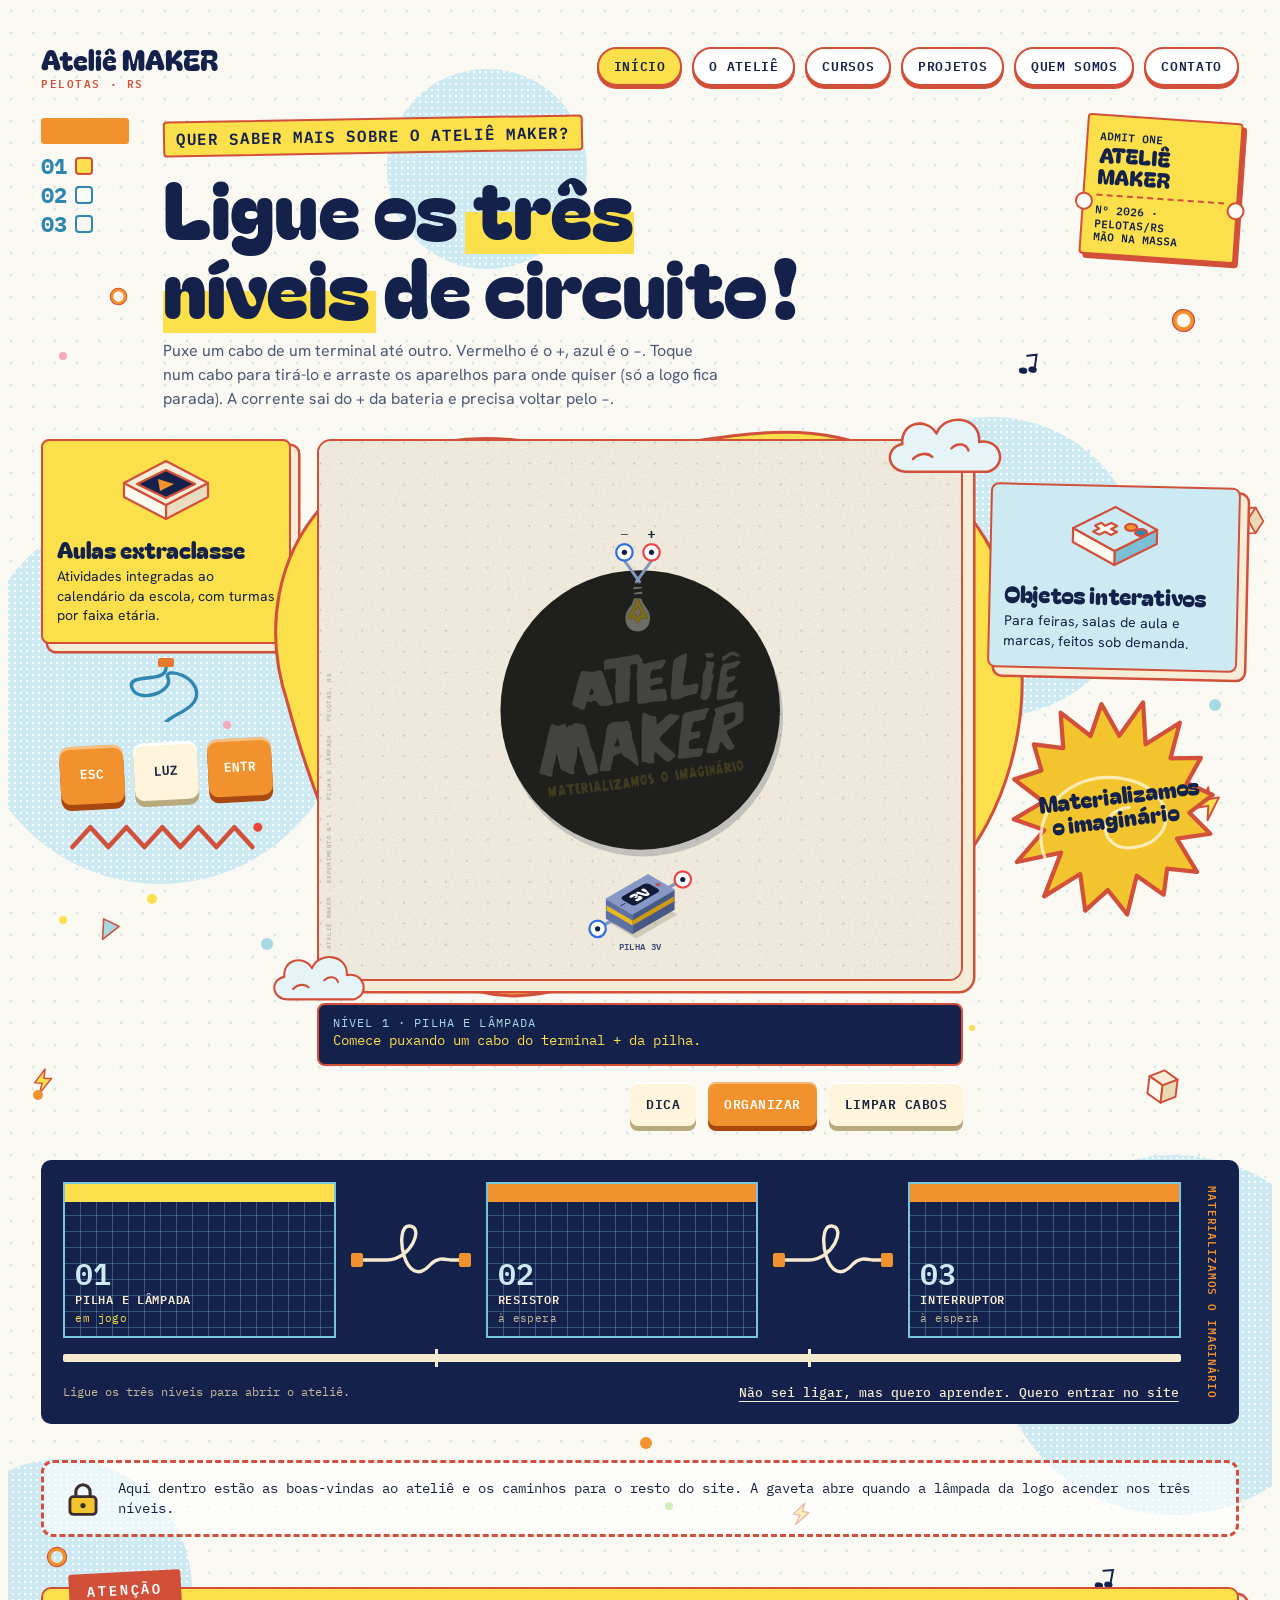
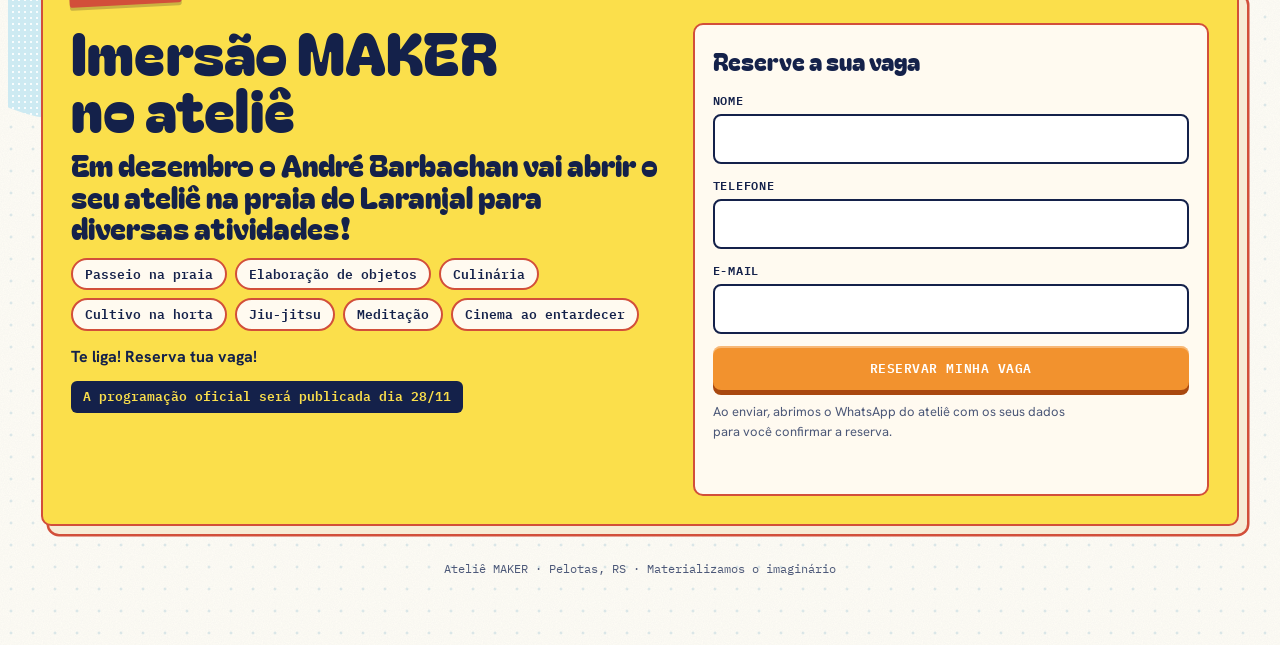
<file: index.html>
<!doctype html>
<html lang="pt-BR">
<head>
<meta charset="utf-8">
<meta name="viewport" content="width=device-width,initial-scale=1,viewport-fit=cover">
<title>Ligue o LED</title>
<meta name="claude:viewport-fit-sides" content="cover">
<link rel="preconnect" href="https://fonts.googleapis.com">
<link href="https://fonts.googleapis.com/css2?family=Bagel+Fat+One&family=Hanken+Grotesk:wght@400;500;700&family=IBM+Plex+Mono:wght@500;600&display=swap" rel="stylesheet">
<style>
/* Mesa cheia de ideias: papel creme com grão, molduras laranja e azul, cartões coloridos em volta do jogo, painel escuro com os 3 níveis. Look único e deliberado (sem tema escuro). */
:root{
  --paper:#f6ead0;--paper2:#fcf5e2;--ink:#3a2d2a;--soft:#6b5a50;
  --blue:#2b78b5;--orange:#e8782b;--yellow:#f2c52e;--pink:#f3a0c4;--teal:#79d3c8;--mint:#9bd8a8;--red:#e5483b;--dark:#33292a;
  --navy:#14213d;--line:#8f9bb5;--lamp:#ecc92a;--disc:#1f1f1d;--pos:#ef4444;--neg:#2f6fdf;--bad:#d6342a;
  --display:"Bagel Fat One","Arial Rounded MT Bold","Hanken Grotesk",system-ui,sans-serif;
  --sans:"Hanken Grotesk",system-ui,sans-serif;
  --mono:"IBM Plex Mono",ui-monospace,Menlo,monospace;
  --hard:5px 5px 0 rgba(58,45,42,.88);
  color-scheme:light;
}
*{box-sizing:border-box}
html,body{margin:0}
body{
  color:var(--ink);font-family:var(--sans);font-size:16px;line-height:1.5;
  background-color:var(--paper);
  background-image:
    url("data:image/svg+xml;utf8,<svg xmlns='http://www.w3.org/2000/svg' width='220' height='220'><filter id='n'><feTurbulence type='fractalNoise' baseFrequency='.85' numOctaves='2' stitchTiles='stitch'/><feColorMatrix values='0 0 0 0 .42  0 0 0 0 .28  0 0 0 0 .1  0 0 0 .11 0'/></filter><rect width='100%' height='100%' filter='url(%23n)'/></svg>"),
    radial-gradient(rgba(150,105,40,.20) 1.3px,transparent 1.7px);
  background-size:220px 220px,22px 22px;
  padding-left:max(22px,env(safe-area-inset-left,0px));
  padding-right:max(22px,env(safe-area-inset-right,0px));
  padding-block:26px 48px;
}
.desk{position:relative;max-width:1260px;margin:0 auto;border:3px solid var(--blue);border-radius:22px;outline:3px solid var(--orange);outline-offset:7px;padding:clamp(16px,3vw,34px)}
h1,h2,h3{font-family:var(--display);font-weight:400;margin:0;text-wrap:balance}

/* cabeçalho */
.head{display:grid;grid-template-columns:auto minmax(0,1fr) auto;gap:18px clamp(16px,3vw,34px);align-items:start;margin-bottom:28px}
.tallywrap{display:flex;flex-direction:column;gap:10px}
.bar1{width:88px;height:26px;background:var(--orange);border-radius:3px}
.tally{display:flex;flex-direction:column;gap:6px}
.n{display:flex;align-items:center;gap:8px;font-family:var(--mono);font-weight:600;font-size:22px;line-height:1.05;color:#3f8f84}
.n i{width:18px;height:18px;border-radius:4px;border:2.5px solid #3f8f84}
.n.now i{background:var(--yellow);border-color:var(--ink);animation:blink 1s steps(2) infinite}
.n.done i{background:var(--mint);border-color:var(--ink)}
.n.done b{text-decoration:line-through;text-decoration-thickness:3px;text-decoration-color:var(--orange)}
@keyframes blink{50%{opacity:.35}}
.kick{display:inline-block;margin:0 0 12px;padding:4px 11px;background:var(--pink);border-radius:4px;transform:rotate(-1deg);font-family:var(--mono);font-weight:600;font-size:clamp(12px,1.7vw,16px);letter-spacing:.04em;text-transform:uppercase}
h1{font-size:clamp(38px,6.4vw,80px);line-height:.98;letter-spacing:-.005em}
h1 mark{color:inherit;background:linear-gradient(transparent 52%,var(--yellow) 52% 92%,transparent 92%);padding:0 .08em;margin:0 -.08em}
.lede{margin:16px 0 0;max-width:62ch;color:var(--soft)}
.ticket{position:relative;width:156px;padding:12px 12px 10px;background:var(--pink);border:2px solid var(--ink);border-radius:4px;box-shadow:4px 4px 0 var(--ink);transform:rotate(4deg);font-family:var(--mono);font-size:11px;font-weight:600;line-height:1.25;text-transform:uppercase}
.ticket b{display:block;font-family:var(--display);font-weight:400;font-size:21px;line-height:1;margin:2px 0 8px}
.ticket div{border-top:2px dashed var(--ink);padding-top:6px}
.ticket::before,.ticket::after{content:"";position:absolute;top:56%;width:14px;height:14px;background:var(--paper);border:2px solid var(--ink);border-radius:50%}
.ticket::before{left:-9px}.ticket::after{right:-9px}

/* mesa */
.table{display:grid;grid-template-columns:minmax(190px,250px) minmax(0,1fr) minmax(190px,250px);gap:clamp(16px,2vw,26px);align-items:start}
.col{display:flex;flex-direction:column;gap:20px}
.col.r{margin-top:46px}
.center{min-width:0;display:flex;flex-direction:column;gap:16px}
.tile{position:relative;padding:12px 14px 16px;background:var(--yellow);border:3px solid var(--orange);border-radius:6px;box-shadow:var(--hard);transform:rotate(-1.4deg)}
.tile.pk{background:var(--pink);transform:rotate(1.3deg)}
.tile.tl{background:var(--teal);transform:rotate(-.8deg)}
.tile .face{display:block;width:76px;height:76px;margin:0 auto 4px;transform:rotate(-4deg)}
.tile h3{font-size:23px;line-height:1.05;margin:0 0 6px}
.tile p{margin:0;font-size:14px;line-height:1.4}
.note{position:relative;padding:36px 16px 18px;background:var(--blue);color:#fff;border-radius:4px;box-shadow:var(--hard);transform:rotate(1.6deg)}
.note h3{font-size:23px;line-height:1.05;margin:0 0 8px}
.note p{margin:0;font-size:14px;line-height:24px;background:repeating-linear-gradient(transparent 0 22px,rgba(255,255,255,.5) 22px 24px)}
.spiral{position:absolute;left:6px;right:6px;top:-13px;height:32px;width:calc(100% - 12px)}
.burst{position:relative;aspect-ratio:1;display:grid;place-items:center;text-align:center;transform:rotate(-7deg);margin:0 8px}
.burst svg{position:absolute;inset:0;width:100%;height:100%}
.burst span{position:relative;max-width:6.5em;font-family:var(--display);font-size:clamp(18px,2vw,23px);line-height:1.02}
.keys{display:flex;gap:10px;justify-content:center;transform:rotate(-3deg);margin-top:6px}
.keys span{display:grid;place-items:center;width:64px;height:58px;border-radius:10px;font-family:var(--mono);font-weight:600;font-size:13px;color:#fff;background:var(--orange);box-shadow:0 6px 0 #a9480f,inset 0 3px 0 rgba(255,255,255,.4)}
.keys .k2{background:#fff4dc;color:var(--ink);box-shadow:0 6px 0 #b9a97f,inset 0 3px 0 #fff}
.zig{display:block;width:100%;height:36px}
.coiled{display:block;width:100%;height:64px;margin:-6px 0}

/* jogo */
.stagewrap{position:relative}
.stagewrap::before{content:"";position:absolute;inset:-11px -13px -9px -9px;background:var(--teal);border-radius:20px;transform:rotate(-1.5deg)}
.stage{position:relative;background:var(--paper2);border:3px solid var(--blue);border-radius:16px;overflow:hidden;box-shadow:8px 8px 0 var(--orange)}
.stage svg{display:block;width:100%;height:auto;touch-action:none;user-select:none;-webkit-user-select:none}
.status{margin:6px 0 0;min-height:4.7em;background:#2f3b38;color:#f2d98a;border:3px solid #8a9a95;border-radius:8px;padding:10px 14px;font-family:var(--mono);font-size:13.5px;line-height:1.45;box-shadow:inset 0 0 0 2px #1d2523}
.status .k{display:block;font-size:11.5px;letter-spacing:.1em;text-transform:uppercase;color:var(--mint)}
.status .hint{display:block;margin-top:6px;color:#fff}
.status.bad{background:#3b2a29;color:#ffc2b8}
.status.bad .k{color:#ff8f7e}
.bar{display:flex;gap:12px;flex-wrap:wrap;justify-content:flex-end}
button,.cta{font-family:var(--mono);font-weight:600;font-size:13px;letter-spacing:.04em;text-transform:uppercase;border:0;border-radius:8px;padding:11px 16px;cursor:pointer;color:#fff;background:var(--orange);box-shadow:0 5px 0 #a9480f,inset 0 2px 0 rgba(255,255,255,.35);text-decoration:none;display:inline-flex;align-items:center;transition:transform .08s,box-shadow .08s}
button:hover,.cta:hover{background:#f08a3f}
button:active,.cta:active{transform:translateY(4px);box-shadow:0 1px 0 #a9480f}
button.cream{background:#fff4dc;color:var(--ink);box-shadow:0 5px 0 #b9a97f,inset 0 2px 0 #fff}
button.cream:hover{background:#fff}
button.cream:active{box-shadow:0 1px 0 #b9a97f}
button:focus-visible,.cta:focus-visible{outline:3px solid var(--blue);outline-offset:3px}
.win{display:flex;flex-direction:column;gap:10px;padding:16px 18px 18px;background:var(--yellow);border:3px solid var(--orange);border-radius:10px;box-shadow:var(--hard);transform:rotate(-.6deg)}
.win[hidden]{display:none!important}
.win h2{font-size:clamp(26px,4.6vw,38px);line-height:1.05}
.win p{margin:0;max-width:56ch}
.win .row{display:flex;gap:12px;flex-wrap:wrap;padding-bottom:5px}

/* painel escuro com os 3 níveis */
.dock{position:relative;margin-top:34px;padding:22px 58px 18px 22px;background:var(--dark);border-radius:14px;color:#f6ead0;display:flex;flex-direction:column;gap:16px}
.track{display:grid;grid-template-columns:minmax(0,1fr) minmax(36px,.55fr) minmax(0,1fr) minmax(36px,.55fr) minmax(0,1fr);align-items:center}
.slot{position:relative;min-height:156px;display:flex;flex-direction:column;justify-content:space-between;overflow:hidden;border:2px solid #4f9fbf;background-image:linear-gradient(#3d7f99 1.5px,transparent 1.5px),linear-gradient(90deg,#3d7f99 1.5px,transparent 1.5px);background-size:16px 16px;background-position:-1px -1px}
.slot .strip{height:18px;background:var(--orange);position:relative;z-index:1}
.slot.now .strip{background:var(--yellow)}
.slot.done .strip{background:var(--mint)}
.slot .fill{position:absolute;left:0;right:0;bottom:0;height:0;background:var(--mint);opacity:.92;transition:height .7s ease}
.slot.done .fill{height:38%}
.slot .meta{position:relative;z-index:1;padding:8px 10px 10px;font-family:var(--mono)}
.slot .num{display:block;font-size:30px;font-weight:600;line-height:1;color:#a7e0f0}
.slot .nm{display:block;margin-top:4px;font-size:12px;font-weight:600;letter-spacing:.06em;text-transform:uppercase;line-height:1.2}
.slot.done .nm,.slot.done .st{color:var(--dark)}
.slot .st{display:block;margin-top:3px;font-size:11px;letter-spacing:.04em;color:#c9b99a}
.slot.now .st{color:var(--yellow)}
.link svg{display:block;width:100%;height:84px}
.link .cb{fill:none;stroke:#f6ead0;stroke-width:3.4;stroke-linecap:round}
.link .pl{fill:var(--orange)}
.link.on .cb{stroke:var(--yellow)}
.prog{position:relative;height:8px;background:#f6ead0;border-radius:2px}
.prog i{position:absolute;left:0;top:0;bottom:0;width:0;background:var(--yellow);border-radius:2px;transition:width .7s ease}
.prog u{position:absolute;top:-5px;bottom:-5px;width:3px;background:#f6ead0;text-decoration:none}
.dockfoot{display:flex;justify-content:space-between;align-items:center;gap:8px 18px;flex-wrap:wrap;font-family:var(--mono);font-size:12px}
.dockfoot span{color:#c9b99a}
button.skipbtn{background:none;box-shadow:none;border-radius:2px;color:#f6ead0;font-size:12.5px;text-transform:none;letter-spacing:0;font-weight:500;text-decoration:underline;text-underline-offset:4px;padding:6px 2px}
button.skipbtn:hover{background:none;color:var(--yellow)}
button.skipbtn:active{transform:none}
button.skipbtn:focus-visible{outline-color:var(--yellow)}
.vert{position:absolute;right:18px;top:20px;bottom:20px;writing-mode:vertical-rl;overflow:hidden;white-space:nowrap;font-family:var(--mono);font-weight:600;font-size:12px;letter-spacing:.08em;font-size:11px;text-transform:uppercase;color:var(--orange);text-align:center}

/* dentro do ateliê */
.drawer{margin-top:36px}
.lock{display:flex;align-items:center;gap:16px;padding:16px 20px;border:3px dashed var(--ink);border-radius:12px;background:rgba(255,255,255,.4)}
.lock[hidden],.inside[hidden]{display:none!important}
.lock svg{flex:none;width:38px;height:38px}
.lock p{margin:0;font-family:var(--mono);font-size:13.5px;line-height:1.45}
.inside h2{font-size:clamp(34px,5.4vw,56px);line-height:1;margin:0 0 8px}
.inside h2:focus{outline:none}
.skipnote{margin:0 0 18px;padding:10px 14px;background:var(--mint);border:2px solid var(--ink);border-radius:8px;max-width:62ch}
.skipnote[hidden]{display:none!important}
.cards{display:grid;grid-template-columns:repeat(auto-fit,minmax(min(100%,260px),1fr));gap:22px;margin-top:20px}
.card{padding:18px 18px 20px;border:3px solid var(--ink);border-radius:10px;box-shadow:6px 6px 0 var(--ink);background:var(--paper2)}
.card.y{background:var(--yellow)}.card.p{background:var(--pink)}.card.t{background:var(--teal)}.card.b{background:var(--blue);color:#fff}.card.d{background:var(--dark);color:#f6ead0}
.card h3{font-size:26px;line-height:1.05;margin:0 0 8px}
.card p{margin:0 0 10px;font-size:15px}
.card p:last-child{margin-bottom:0}
.card a{color:inherit;font-weight:700;text-underline-offset:3px}
.chips{display:flex;gap:8px;flex-wrap:wrap;margin-top:10px}
.chip{display:inline-flex;align-items:center;gap:6px;padding:4px 10px;background:#fff;color:var(--ink);border:2px solid var(--ink);border-radius:99px;font-family:var(--mono);font-size:12px;font-weight:600}
.chip i{width:11px;height:11px;border-radius:50%;border:2px solid var(--ink)}
.open .card{animation:pop .5s both}
.open .card:nth-child(2){animation-delay:.07s}.open .card:nth-child(3){animation-delay:.14s}.open .card:nth-child(4){animation-delay:.21s}.open .card:nth-child(5){animation-delay:.28s}.open .card:nth-child(6){animation-delay:.35s}
@keyframes pop{from{opacity:0;transform:translateY(14px) rotate(-1.5deg)}}
.foot{margin:34px 0 0;text-align:center;font-family:var(--mono);font-size:12px;color:var(--soft)}

/* SVG do jogo */
.term-hit{fill:transparent;cursor:crosshair}
.jack{fill:#fff;stroke:#7f95bd;stroke-width:3}
.jack.minus{stroke:#2f6fdf}
.jack.plus{stroke:#ef4444}
.jack.hot,.jack.sel{stroke:#f5a50a;fill:#fff3c4}
.cable{fill:none;stroke:#2f6fdf;stroke-width:7;stroke-linecap:round}
.cable.pos{stroke:#ef4444}
.cshadow{fill:none;stroke:rgba(80,60,20,.22);stroke-width:8;stroke-linecap:round;transform:translate(0,3px)}
.coil{fill:none;stroke:#fff;stroke-opacity:.38;stroke-width:2.2;stroke-linecap:round;transform:translate(-1px,-1.6px)}
.coil.pos{stroke:#fff}
.wire-hit{fill:none;stroke:transparent;stroke-width:28;cursor:pointer}
.flow{fill:none;stroke:#ffe14d;stroke-width:3.4;stroke-linecap:round;stroke-dasharray:3 15;animation:flow .6s linear infinite}
@keyframes flow{to{stroke-dashoffset:-18}}
.move-hit{fill:transparent;cursor:grab}
.moving .move-hit{cursor:grabbing}
.lbl{font-family:var(--mono);font-weight:600;font-size:12px;fill:#3b4d76;letter-spacing:.04em}
.big{font-family:var(--display);font-weight:400;font-size:24px}
.sym{font-family:var(--mono);font-weight:600;font-size:20px}
.logo-word,.logo-tag{transition:opacity .9s ease}
.ray{transition:opacity .35s}
.ray.on{animation:pulse 1.1s ease-in-out infinite alternate}
@keyframes pulse{from{opacity:.7}to{opacity:1}}
.side{font-family:var(--mono);font-size:8.5px;letter-spacing:.06em;fill:#a39a80}

@media (max-width:1020px){
  .table{grid-template-columns:minmax(0,1fr)}
  .center{order:-1}
  .col,.col.r{margin-top:0;display:grid;grid-template-columns:repeat(auto-fit,minmax(220px,1fr));gap:24px 20px}
  .col .coiled,.col .zig,.col .keys{display:none}
  .head{grid-template-columns:auto minmax(0,1fr)}
  .ticket{display:none}
  .burst{max-width:240px;width:100%;justify-self:center}
}
@media (max-width:640px){
  body{padding-left:max(14px,env(safe-area-inset-left,0px));padding-right:max(14px,env(safe-area-inset-right,0px));padding-block:20px 36px}
  .desk{padding:14px 12px;outline-offset:5px}
  .stagewrap::before{inset:-8px -6px -6px -6px}
  .dock{padding:16px 14px 14px}
  .vert{display:none}
  .track{grid-template-columns:repeat(3,minmax(0,1fr));gap:8px}
  .link{display:none}
  .slot{min-height:120px}
  .slot .num{font-size:24px}
  .slot .nm{font-size:10px}
  .head{grid-template-columns:minmax(0,1fr)}
  .tallywrap{flex-direction:row;align-items:center;gap:14px}
  .tally{flex-direction:row;gap:14px}
  .bar1{width:42px;height:18px}
  .n{font-size:17px}
  .lock{align-items:flex-start}
}
@media (prefers-reduced-motion:reduce){.flow,.ray.on,.n.now i,.open .card{animation:none}.logo-word,.logo-tag,.ray,.slot .fill,.prog i{transition:none}}
/* ===== v6: referência isométrica (traço coral fino, blobs, confete) ===== */
:root{--paper:#fffdf6;--ink:#14213d;--soft:#4c5878;--ln:#d24f3a;--sky:#cdeaf2;--sky2:#a6d8e6;--cream:#f7ecd6;--sun:#fbdf4b;--leaf:#a8dc72;--tang:#f2922e;--navy:#14214a;--blue:#2f86b0;--orange:var(--tang);--yellow:var(--sun);--pink:#f6a9b8;--teal:#9edfe8;--mint:#b7e08e;--dark:var(--navy)}
body{background-color:var(--paper);overflow-x:clip;
  background-image:url("data:image/svg+xml;utf8,<svg xmlns='http://www.w3.org/2000/svg' width='220' height='220'><filter id='n'><feTurbulence type='fractalNoise' baseFrequency='.85' numOctaves='2' stitchTiles='stitch'/><feColorMatrix values='0 0 0 0 .3  0 0 0 0 .35  0 0 0 0 .4  0 0 0 .09 0'/></filter><rect width='100%' height='100%' filter='url(%23n)'/></svg>"),radial-gradient(rgba(47,134,176,.16) 1.3px,transparent 1.7px)}
.desk{border:0;outline:0;border-radius:0;padding:clamp(4px,1.5vw,22px)}
.desk>*:not(.bg){position:relative;z-index:1}
.bg{position:absolute;inset:0 -14px;z-index:0;pointer-events:none;overflow:hidden}
.blob{position:absolute;border-radius:50%;background-color:var(--sky);background-image:radial-gradient(rgba(255,255,255,.85) 1px,transparent 1.5px);background-size:6px 6px}
.cf{position:absolute;display:block;overflow:visible}
.dt{position:absolute;border-radius:50%}
h1,h2,h3{color:var(--navy)}
.kick{background:var(--sun);border:2px solid var(--ln);color:var(--navy)}
h1 mark{background:linear-gradient(transparent 56%,var(--sun) 56% 92%,transparent 92%)}
.lede{color:var(--soft)}
.n{color:var(--blue)}.n i{border-color:var(--blue)}
.n.now i{background:var(--sun);border-color:var(--ln)}.n.done i{background:var(--leaf);border-color:var(--ln)}
.ticket{background:var(--sun);border-color:var(--ln);color:var(--navy);box-shadow:4px 4px 0 var(--ln)}
.ticket::before,.ticket::after{background:var(--paper);border-color:var(--ln)}
.ticket div{border-top-color:var(--ln)}
.tile,.note,.card,.win{border:2.5px solid var(--ln);box-shadow:7px 7px 0 var(--cream),7px 7px 0 2.5px var(--ln);transform:none;color:var(--navy)}
.tile{background:var(--sun);border-radius:8px}
.tile.pk{background:var(--sky)}
.tile.tl{background:var(--leaf)}
.tile .face{width:100px;height:80px;margin:0 auto 4px;transform:none}
.note{background:#fff7e3;border-radius:8px}
.note h3{color:var(--navy)}
.note p{background:repeating-linear-gradient(transparent 0 22px,rgba(210,79,58,.35) 22px 24px)}
.spiral ellipse{stroke:var(--ln)}
.zig path{stroke:var(--ln)}
.coiled path{stroke:var(--blue)}
.burst polygon{stroke:var(--ln)}
.burst span{color:var(--navy)}
.stagewrap{isolation:isolate}
.stagewrap::before{inset:-78px -96px -64px -92px;z-index:-1;border-radius:0;transform:none;background:url("data:image/svg+xml;utf8,<svg xmlns='http://www.w3.org/2000/svg' viewBox='0 0 400 300' preserveAspectRatio='none'><path d='M30 150C6 84 60 22 150 36C220 48 262 14 326 44C392 76 400 170 350 224C302 272 234 244 172 272C96 300 54 232 30 150Z' fill='%23fbdf4b' stroke='%23d24f3a' stroke-width='3' vector-effect='non-scaling-stroke'/></svg>") center/100% 100% no-repeat}
.stage{background:#fffaf0;border:2.5px solid var(--ln);border-radius:14px;box-shadow:10px 10px 0 var(--cream),10px 10px 0 2.5px var(--ln)}
.cloud{position:absolute;z-index:3;pointer-events:none;width:128px;height:76px}
.cloud.a{right:-46px;top:-34px}.cloud.b{left:-50px;bottom:-26px;width:104px;height:62px}
.status{background:var(--navy);color:var(--sun);border:2.5px solid var(--ln);box-shadow:none}
.status .k{color:var(--sky2)}
.status.bad{background:#3a1f2a;color:#ffc2b8}
.win{background:var(--sun);border-radius:10px}
.dock{background:var(--navy);border-radius:10px}
.slot{border-color:#79c4dc;background-image:linear-gradient(rgba(130,200,230,.32) 1.5px,transparent 1.5px),linear-gradient(90deg,rgba(130,200,230,.32) 1.5px,transparent 1.5px)}
.slot.done .strip{background:var(--leaf)}
.slot .fill{background:var(--leaf)}
.slot .num{color:var(--sky)}
.vert{color:var(--tang)}
.lock{border-color:var(--ln);background:rgba(255,255,255,.6)}
.card{border-radius:8px;background:#fffaf0}
.card.y{background:var(--sun)}.card.p{background:var(--sky)}.card.t{background:var(--leaf)}.card.b{background:var(--tang);color:var(--navy)}.card.d{background:var(--navy);color:var(--cream)}
.card h3{color:inherit}
.chip{border-color:var(--ln)}
.skipnote{background:var(--leaf);border-color:var(--ln)}
.foot{color:var(--soft)}
@media (max-width:1020px){.cloud.a{right:-14px;top:-30px}.cloud.b{left:-14px}.blob{opacity:.7}}
@media (max-width:640px){.cloud{width:84px;height:50px}.cloud.b{display:none}.stagewrap::before{inset:-20px -10px -18px -10px}.cf:nth-of-type(n+14){display:none}.tile .face{width:84px;height:68px}}

/* ===== v8: menu, páginas internas, listas ===== */
.nav{display:flex;justify-content:space-between;align-items:center;gap:12px 22px;flex-wrap:wrap;margin-bottom:30px}
.brand{display:flex;flex-direction:column;text-decoration:none;color:var(--navy);font-family:var(--display);font-size:28px;line-height:1}
.brand small{font-family:var(--mono);font-weight:600;font-size:11px;letter-spacing:.14em;text-transform:uppercase;color:var(--ln);margin-top:4px}
.links{display:flex;gap:10px;flex-wrap:wrap}
.links a{padding:8px 15px;background:#fff;color:var(--navy);border:2px solid var(--ln);border-radius:99px;box-shadow:0 3px 0 var(--ln);font-family:var(--mono);font-weight:600;font-size:12.5px;letter-spacing:.05em;text-transform:uppercase;text-decoration:none}
.links a:hover{background:var(--sky)}
.links a[aria-current="page"]{background:var(--sun)}
.links a:focus-visible{outline:3px solid var(--blue);outline-offset:3px}
.page .hero{max-width:880px}
.page h1{font-size:clamp(34px,5.6vw,68px)}
.sec{margin-top:54px;scroll-margin-top:20px}
.sec h2{font-size:clamp(28px,4.4vw,46px);line-height:1.02;margin:0 0 14px}
.sec>p,.prose p{max-width:66ch;margin:0 0 14px}
.prose{max-width:66ch}
.prose p.big{font-family:var(--display);font-size:clamp(22px,3vw,30px);line-height:1.1;color:var(--navy);margin:0 0 14px}
.slab{display:flex;flex-direction:column;gap:10px}
.slab .ico{width:116px;height:92px;margin-bottom:2px}
.slab h3{font-size:clamp(24px,3vw,32px)}
.slab p{margin:0}
.cta.cream{background:#fff4dc;color:var(--ink);box-shadow:0 5px 0 #b9a97f,inset 0 2px 0 #fff}
.cta.cream:hover{background:#fff}
.btnrow{display:flex;gap:12px;flex-wrap:wrap;margin-top:8px;padding-bottom:5px}
.page .foot{margin-top:56px}
.lead{font-size:clamp(17px,2.2vw,21px);max-width:62ch;margin:0 0 12px}
.sub{font-size:clamp(24px,3.6vw,38px);line-height:1.05;margin:34px 0 12px}
.cards.c4{grid-template-columns:repeat(auto-fit,minmax(min(100%,210px),1fr))}
.cards.c3{grid-template-columns:repeat(auto-fit,minmax(min(100%,260px),1fr))}
.cards.c2{grid-template-columns:repeat(auto-fit,minmax(min(100%,340px),1fr))}
.card .big2{display:block;font-family:var(--display);font-size:22px;line-height:1.05;margin:8px 0 4px}
.card.mini{padding:14px 16px 16px}
.card.mini h3{font-size:21px;margin:0 0 6px}
.card.mini p{font-size:14.5px}
.slab .chip{align-self:flex-start}
a.chip{text-decoration:none}
a.chip:hover{background:var(--sky)}
.toc{display:flex;gap:10px;flex-wrap:wrap;margin-top:22px}
.linkcard{display:block;text-decoration:none;transition:transform .12s}
.linkcard:hover{transform:translate(-2px,-2px)}
.linkcard:focus-visible{outline:3px solid var(--blue);outline-offset:4px}
.linkcard .chip{margin-top:6px}
.plus{display:grid;place-items:center;font-family:var(--display);font-size:46px;color:var(--ln)}
.fusion{display:grid;grid-template-columns:minmax(0,1fr) auto minmax(0,1fr);gap:16px;align-items:stretch;margin:6px 0 20px}
.lamp{display:inline-block;width:12px;height:12px;border-radius:50%;border:2px solid var(--ln);margin-right:8px;vertical-align:middle}
.card.levels{padding:14px 16px}
.card.levels .nv{font-family:var(--mono);font-weight:600;font-size:12px;letter-spacing:.06em;text-transform:uppercase}
.card.levels h3{font-size:24px;margin:2px 0 2px}

.imersao{position:relative;margin-top:50px;display:grid;grid-template-columns:minmax(0,1.15fr) minmax(0,1fr);gap:28px;align-items:start;padding:34px 28px 28px;background:var(--sun);border:2.5px solid var(--ln);border-radius:10px;box-shadow:8px 8px 0 var(--cream),8px 8px 0 2.5px var(--ln);color:var(--navy)}
.tape{position:absolute;top:-17px;left:26px;transform:rotate(-3deg);background:var(--ln);color:#fff;font-family:var(--mono);font-weight:600;font-size:14px;letter-spacing:.2em;text-transform:uppercase;padding:6px 18px;border-radius:3px;box-shadow:0 3px 0 rgba(58,45,42,.25)}
.imersao h2{font-size:clamp(32px,4.8vw,58px);line-height:.98;margin:0 0 12px}
.imersao p{margin:0 0 12px;max-width:52ch}
.imersao .shout{font-family:var(--display);font-size:clamp(22px,2.8vw,30px);line-height:1.05;margin:4px 0 14px}
.acts{display:flex;gap:8px;flex-wrap:wrap;margin:0 0 14px;padding:0;list-style:none}
.acts li{padding:5px 12px;background:#fffaf0;border:2px solid var(--ln);border-radius:99px;font-family:var(--mono);font-weight:600;font-size:12.5px}
.imersao .when{display:inline-block;padding:6px 12px;background:var(--navy);color:var(--sun);border-radius:6px;font-family:var(--mono);font-weight:600;font-size:13px}
form.res{display:grid;gap:12px;padding:18px;background:#fffaf0;border:2.5px solid var(--ln);border-radius:10px}
form.res h3{font-size:24px;margin:0}
form.res label{display:grid;gap:5px;font-family:var(--mono);font-weight:600;font-size:12px;letter-spacing:.06em;text-transform:uppercase}
form.res input{font:inherit;font-size:16px;font-weight:500;text-transform:none;letter-spacing:0;padding:11px 12px;border:2px solid var(--navy);border-radius:8px;background:#fff;color:var(--navy)}
form.res input:focus-visible{outline:3px solid var(--blue);outline-offset:2px}
form.res .small{font-size:13px;color:var(--soft);margin:0}
form.res .msg{margin:0;font-weight:700;min-height:1.4em}
form.res .msg a{color:var(--navy)}
@media (max-width:860px){.imersao{grid-template-columns:1fr;padding:34px 18px 22px}}

.imersao{position:relative;margin-top:50px;display:grid;grid-template-columns:minmax(0,1.15fr) minmax(0,1fr);gap:28px;align-items:start;padding:34px 28px 28px;background:var(--sun);border:2.5px solid var(--ln);border-radius:10px;box-shadow:8px 8px 0 var(--cream),8px 8px 0 2.5px var(--ln);color:var(--navy)}
.tape{position:absolute;top:-17px;left:26px;transform:rotate(-3deg);background:var(--ln);color:#fff;font-family:var(--mono);font-weight:600;font-size:14px;letter-spacing:.2em;text-transform:uppercase;padding:6px 18px;border-radius:3px;box-shadow:0 3px 0 rgba(58,45,42,.25)}
.imersao h2{font-size:clamp(32px,4.8vw,58px);line-height:.98;margin:0 0 12px}
.imersao p{margin:0 0 12px;max-width:52ch}
.imersao .shout{font-family:var(--display);font-size:clamp(22px,2.8vw,30px);line-height:1.05;margin:4px 0 14px}
.acts{display:flex;gap:8px;flex-wrap:wrap;margin:0 0 14px;padding:0;list-style:none}
.acts li{padding:5px 12px;background:#fffaf0;border:2px solid var(--ln);border-radius:99px;font-family:var(--mono);font-weight:600;font-size:12.5px}
.imersao .when{display:inline-block;padding:6px 12px;background:var(--navy);color:var(--sun);border-radius:6px;font-family:var(--mono);font-weight:600;font-size:13px}
form.res{display:grid;gap:12px;padding:18px;background:#fffaf0;border:2.5px solid var(--ln);border-radius:10px}
form.res h3{font-size:24px;margin:0}
form.res label{display:grid;gap:5px;font-family:var(--mono);font-weight:600;font-size:12px;letter-spacing:.06em;text-transform:uppercase}
form.res input{font:inherit;font-size:16px;font-weight:500;text-transform:none;letter-spacing:0;padding:11px 12px;border:2px solid var(--navy);border-radius:8px;background:#fff;color:var(--navy)}
form.res input:focus-visible{outline:3px solid var(--blue);outline-offset:2px}
form.res .small{font-size:13px;color:var(--soft);margin:0}
form.res .msg{margin:0;font-weight:700;min-height:1.4em}
form.res .msg a{color:var(--navy)}
form.res .cta{justify-content:center}
@media (max-width:860px){.imersao{grid-template-columns:1fr;padding:34px 18px 22px}}
.tick{list-style:none;margin:0;padding:0;display:grid;gap:10px}
.tick li{position:relative;padding-left:30px}
.tick li::before{content:"";position:absolute;left:3px;top:.42em;width:12px;height:12px;background:var(--sun);border:2px solid var(--ln);transform:rotate(45deg)}
@media (max-width:720px){.fusion{grid-template-columns:1fr}.plus{font-size:36px;line-height:1}}
</style>
</head>
<body>


<svg width="0" height="0" style="position:absolute" aria-hidden="true" focusable="false">
  <defs>
    <symbol id="f1" viewBox="0 0 100 100"><g stroke="#6b3a1e" stroke-width="2.6" stroke-linejoin="round" stroke-linecap="round">
      <path fill="#8fcf9f" d="M24 30C8 33 3 62 14 78C23 74 29 58 31 42Z"/><path fill="#8fcf9f" d="M76 30C92 33 97 62 86 78C77 74 71 58 69 42Z"/>
      <path fill="#c9ecc7" d="M27 30C36 18 64 18 73 30C84 46 82 72 69 82C58 90 42 90 31 82C18 72 16 46 27 30Z"/>
      <path fill="none" d="M33 44L45 48M67 44L55 48"/><circle cx="41" cy="55" r="3" fill="#6b3a1e" stroke="none"/><circle cx="59" cy="55" r="3" fill="#6b3a1e" stroke="none"/><path fill="none" d="M44 70Q50 74 56 70"/></g></symbol>
    <symbol id="f2" viewBox="0 0 100 100"><g stroke="#6b3a1e" stroke-width="2.6" stroke-linejoin="round" stroke-linecap="round">
      <path fill="#e66d9f" d="M22 30C10 16 3 36 11 50C18 48 22 42 25 36Z"/><path fill="#e66d9f" d="M78 30C90 16 97 36 89 50C82 48 78 42 75 36Z"/>
      <path fill="#f9b6d3" d="M26 32C32 16 68 16 74 32C90 38 92 64 78 78C66 92 34 92 22 78C8 64 10 38 26 32Z"/>
      <ellipse cx="39" cy="52" rx="3" ry="4.2" fill="#6b3a1e" stroke="none"/><ellipse cx="61" cy="52" rx="3" ry="4.2" fill="#6b3a1e" stroke="none"/>
      <ellipse cx="50" cy="69" rx="6.5" ry="7.5" fill="#6b3a1e"/><ellipse cx="50" cy="72" rx="3.6" ry="3" fill="#f27a7a" stroke="none"/>
      <circle cx="30" cy="63" r="4" fill="#f27a7a" stroke="none" opacity=".6"/><circle cx="70" cy="63" r="4" fill="#f27a7a" stroke="none" opacity=".6"/></g></symbol>
    <symbol id="f3" viewBox="0 0 100 100"><g stroke="#6b3a1e" stroke-width="2.6" stroke-linejoin="round" stroke-linecap="round">
      <path fill="#55bfb4" d="M27 30C9 34 6 70 19 86C28 80 31 58 33 42Z"/><path fill="#55bfb4" d="M73 30C91 34 94 70 81 86C72 80 69 58 67 42Z"/>
      <path fill="#b4efe8" d="M28 30C36 19 64 19 72 30C82 46 80 70 68 80C58 88 42 88 32 80C20 70 18 46 28 30Z"/>
      <path fill="none" d="M35 53Q40 47 45 53M55 53Q60 47 65 53"/><path fill="none" d="M40 66Q50 77 60 66"/>
      <circle cx="31" cy="62" r="3.6" fill="#f5a3b4" stroke="none" opacity=".7"/><circle cx="69" cy="62" r="3.6" fill="#f5a3b4" stroke="none" opacity=".7"/></g></symbol>

    <symbol id="i1" viewBox="0 0 100 80"><g stroke="#d24f3a" stroke-width="2.2" stroke-linejoin="round"><polygon fill="#e9dcc0" points="50,52 92,30 92,44 50,66"/><polygon fill="#fffaf0" points="8,30 50,52 50,66 8,44"/><polygon fill="#f7ecd6" points="50,8 92,30 50,52 8,30"/><polygon fill="#14214a" points="50,17 79,31 50,45 21,31"/><polygon fill="#f2922e" stroke="none" points="42,26 58,31 44,38"/></g></symbol>
    <symbol id="i2" viewBox="0 0 100 80"><g stroke="#d24f3a" stroke-width="2.2" stroke-linejoin="round"><polygon fill="#7bbfd6" points="50,52 92,30 92,44 50,66"/><polygon fill="#fffaf0" points="8,30 50,52 50,66 8,44"/><polygon fill="#cdeaf2" points="50,8 92,30 50,52 8,30"/><polygon fill="#fffaf0" points="30,27 36,24 40,27 46,24 52,27 46,30 52,33 46,36 40,33 34,36 28,33 34,30"/><ellipse cx="66" cy="28" rx="6" ry="3.4" fill="#f2922e"/><ellipse cx="76" cy="33" rx="6" ry="3.4" fill="#2f86b0"/></g></symbol>
    <symbol id="i3" viewBox="0 0 100 80"><g stroke="#d24f3a" stroke-width="2.2" stroke-linejoin="round"><polygon fill="#5fa86a" points="50,52 92,30 92,44 50,66"/><polygon fill="#e9f5d8" points="8,30 50,52 50,66 8,44"/><polygon fill="#8fd35c" points="50,8 92,30 50,52 8,30"/><polygon fill="#14214a" points="50,20 70,30 50,40 30,30"/><g fill="#fbdf4b" stroke-width="1.4"><polygon points="20,31 25,28 29,30 24,33"/><polygon points="26,34 31,31 35,33 30,36"/><polygon points="68,36 73,33 77,35 72,38"/><polygon points="74,32 79,29 83,31 78,34"/></g></g></symbol>
    <symbol id="cf-bolt" viewBox="0 0 24 32"><polygon points="14,1 2,18 11,18 8,31 22,12 13,12" fill="#fbdf4b" stroke="#d24f3a" stroke-width="1.8" stroke-linejoin="round"/></symbol>
    <symbol id="cf-cube" viewBox="0 0 30 34"><g stroke="#d24f3a" stroke-width="1.8" stroke-linejoin="round"><polygon points="15,2 28,9 15,16 2,9" fill="#f7ecd6"/><polygon points="2,9 15,16 15,32 2,25" fill="#fffaf0"/><polygon points="15,16 28,9 28,25 15,32" fill="#ead9b5"/></g></symbol>
    <symbol id="cf-tri" viewBox="0 0 30 30"><polygon points="4,24 27,16 13,2" fill="#a6d8e6" stroke="#d24f3a" stroke-width="1.8" stroke-linejoin="round"/></symbol>
    <symbol id="cf-note" viewBox="0 0 26 32"><path d="M9 5L21 2V21" fill="none" stroke="#14214a" stroke-width="2.6" stroke-linecap="round"/><ellipse cx="6.5" cy="25" rx="5.5" ry="4" fill="#14214a"/><ellipse cx="18.5" cy="22" rx="5.5" ry="4" fill="#14214a"/></symbol>
    <symbol id="cf-ring" viewBox="0 0 24 24"><circle cx="12" cy="12" r="8.5" fill="none" stroke="#f2922e" stroke-width="4"/><circle cx="12" cy="12" r="10.5" fill="none" stroke="#d24f3a" stroke-width="1.2"/></symbol>
    <symbol id="cloud" viewBox="0 0 120 70"><g stroke="#d24f3a" stroke-width="2.4" stroke-linejoin="round" stroke-linecap="round"><path fill="#e6f4f8" d="M24 62C6 62 2 40 20 36C18 16 42 10 52 26C60 6 94 10 92 34C112 30 120 56 100 62Z"/><path fill="none" d="M30 50C36 44 44 44 48 48M66 40C72 34 80 36 82 42"/></g></symbol>
  </defs>
</svg>

<main class="desk">
<div class="bg" aria-hidden="true">
<i class="blob" style="left:-3%;top:22%;width:380px;height:380px"></i>
<i class="blob" style="left:66%;top:18%;width:300px;height:300px"></i>
<i class="blob" style="left:-6%;top:66%;width:260px;height:260px"></i>
<i class="blob" style="left:78%;top:52%;width:360px;height:360px"></i>
<i class="blob" style="left:30%;top:2%;width:200px;height:200px"></i>
<svg class="cf" style="left:4%;top:20%;width:26px;height:35px;transform:rotate(25deg)"><use href="#cf-bolt"/></svg>
<svg class="cf" style="left:14%;top:27%;width:33px;height:37px;transform:rotate(-2deg)"><use href="#cf-cube"/></svg>
<svg class="cf" style="left:7%;top:41%;width:26px;height:26px;transform:rotate(-19deg)"><use href="#cf-tri"/></svg>
<svg class="cf" style="left:11%;top:55%;width:26px;height:32px;transform:rotate(10deg)"><use href="#cf-note"/></svg>
<svg class="cf" style="left:3%;top:70%;width:22px;height:22px;transform:rotate(-24deg)"><use href="#cf-ring"/></svg>
<svg class="cf" style="left:16%;top:83%;width:26px;height:35px;transform:rotate(-11deg)"><use href="#cf-bolt"/></svg>

<svg class="cf" style="left:33%;top:60%;width:23px;height:23px;transform:rotate(8deg)"><use href="#cf-tri"/></svg>



<svg class="cf" style="left:66%;top:30%;width:23px;height:26px;transform:rotate(-27deg)"><use href="#cf-cube"/></svg>

<svg class="cf" style="left:80%;top:15%;width:20px;height:25px;transform:rotate(8deg)"><use href="#cf-note"/></svg>
<svg class="cf" style="left:88%;top:24%;width:19px;height:19px;transform:rotate(19deg)"><use href="#cf-ring"/></svg>
<svg class="cf" style="left:94%;top:35%;width:26px;height:35px;transform:rotate(-10deg)"><use href="#cf-bolt"/></svg>
<svg class="cf" style="left:90%;top:48%;width:33px;height:37px;transform:rotate(7deg)"><use href="#cf-cube"/></svg>
<svg class="cf" style="left:95%;top:62%;width:26px;height:26px;transform:rotate(3deg)"><use href="#cf-tri"/></svg>
<svg class="cf" style="left:86%;top:71%;width:20px;height:25px;transform:rotate(10deg)"><use href="#cf-note"/></svg>
<svg class="cf" style="left:74%;top:76%;width:25px;height:25px;transform:rotate(1deg)"><use href="#cf-ring"/></svg>
<svg class="cf" style="left:62%;top:68%;width:18px;height:24px;transform:rotate(12deg)"><use href="#cf-bolt"/></svg>
<svg class="cf" style="left:50%;top:75%;width:23px;height:26px;transform:rotate(-1deg)"><use href="#cf-cube"/></svg>
<svg class="cf" style="left:38%;top:80%;width:29px;height:29px;transform:rotate(-4deg)"><use href="#cf-tri"/></svg>
<svg class="cf" style="left:23%;top:74%;width:18px;height:22px;transform:rotate(15deg)"><use href="#cf-note"/></svg>
<svg class="cf" style="left:92%;top:13%;width:25px;height:25px;transform:rotate(-10deg)"><use href="#cf-ring"/></svg>
<svg class="cf" style="left:2%;top:48%;width:20px;height:27px;transform:rotate(2deg)"><use href="#cf-bolt"/></svg>
<svg class="cf" style="left:97%;top:22%;width:29px;height:33px;transform:rotate(-29deg)"><use href="#cf-cube"/></svg>
<svg class="cf" style="left:44%;top:57%;width:23px;height:23px;transform:rotate(6deg)"><use href="#cf-tri"/></svg>
<svg class="cf" style="left:70%;top:45%;width:18px;height:22px;transform:rotate(-5deg)"><use href="#cf-note"/></svg>
<svg class="cf" style="left:8%;top:12%;width:19px;height:19px;transform:rotate(24deg)"><use href="#cf-ring"/></svg>
<i class="dt" style="left:39%;top:64%;width:6px;height:6px;background:#a6d8e6"></i>
<i class="dt" style="left:4%;top:15%;width:8px;height:8px;background:#f6a9b8"></i>

<i class="dt" style="left:50%;top:65%;width:12px;height:12px;background:#f2922e"></i>
<i class="dt" style="left:11%;top:40%;width:10px;height:10px;background:#fbdf4b"></i>
<i class="dt" style="left:45%;top:26%;width:10px;height:10px;background:#2f86b0"></i>

<i class="dt" style="left:17%;top:32%;width:8px;height:8px;background:#f6a9b8"></i>
<i class="dt" style="left:92%;top:27%;width:6px;height:6px;background:#8fd35c"></i>
<i class="dt" style="left:9%;top:74%;width:12px;height:12px;background:#f2922e"></i>
<i class="dt" style="left:24%;top:86%;width:8px;height:8px;background:#fbdf4b"></i>
<i class="dt" style="left:59%;top:80%;width:8px;height:8px;background:#2f86b0"></i>
<i class="dt" style="left:95%;top:31%;width:12px;height:12px;background:#a6d8e6"></i>
<i class="dt" style="left:84%;top:64%;width:6px;height:6px;background:#f6a9b8"></i>
<i class="dt" style="left:52%;top:68%;width:8px;height:8px;background:#8fd35c"></i>
<i class="dt" style="left:2%;top:49%;width:10px;height:10px;background:#f2922e"></i>
<i class="dt" style="left:4%;top:41%;width:8px;height:8px;background:#fbdf4b"></i>
<i class="dt" style="left:52%;top:27%;width:6px;height:6px;background:#2f86b0"></i>
<i class="dt" style="left:20%;top:42%;width:12px;height:12px;background:#a6d8e6"></i>

<i class="dt" style="left:39%;top:64%;width:6px;height:6px;background:#8fd35c"></i>
<i class="dt" style="left:11%;top:26%;width:8px;height:8px;background:#f2922e"></i>
<i class="dt" style="left:76%;top:46%;width:6px;height:6px;background:#fbdf4b"></i>
<i class="dt" style="left:78%;top:62%;width:10px;height:10px;background:#2f86b0"></i>
<i class="dt" style="left:81%;top:73%;width:8px;height:8px;background:#a6d8e6"></i>
<i class="dt" style="left:77%;top:76%;width:8px;height:8px;background:#f6a9b8"></i>
</div>
    <nav class="nav" aria-label="Principal">
    <a class="brand" href="./">Ateliê MAKER<small>Pelotas · RS</small></a>
    <div class="links"><a href="./" aria-current="page">Início</a><a href="o-atelie.html">O ateliê</a><a href="cursos.html">Cursos</a><a href="projetos.html">Projetos</a><a href="quem-somos.html">Quem somos</a><a href="contato.html">Contato</a></div>
  </nav>
  <header class="head">
    <div class="tallywrap" aria-label="Seus três níveis">
      <span class="bar1" aria-hidden="true"></span>
      <div class="tally" id="pips"></div>
    </div>
    <div>
      <p class="kick">Quer saber mais sobre o Ateliê MAKER?</p>
      <h1>Ligue os <mark>três níveis</mark> de circuito!</h1>
      <p class="lede">Puxe um cabo de um terminal até outro. Vermelho é o +, azul é o −. Toque num cabo para tirá-lo e arraste os aparelhos para onde quiser (só a logo fica parada). A corrente sai do + da bateria e precisa voltar pelo −.</p>
    </div>
    <div class="ticket" aria-hidden="true">Admit one<b>Ateliê MAKER</b><div>Nº 2026 · Pelotas/RS<br>Mão na massa</div></div>
  </header>

  <div class="table">
    <aside class="col l" aria-label="Sobre o ateliê">
      <div class="tile">
        <svg class="face" aria-hidden="true"><use href="#i1"/></svg>
        <h3>Aulas extraclasse</h3>
        <p>Atividades integradas ao calendário da escola, com turmas por faixa etária.</p>
      </div>
      <svg class="coiled" viewBox="0 0 220 64" aria-hidden="true"><path d="M110 0V10C110 26 70 14 76 30C82 46 118 34 112 20C106 8 146 18 140 40C136 52 118 56 110 64" fill="none" stroke="#3f8f84" stroke-width="3.4" stroke-linecap="round"/><rect x="102" y="0" width="16" height="9" rx="2" fill="#e8782b"/></svg>
            <div class="keys" aria-hidden="true"><span class="k1">ESC</span><span class="k2">LUZ</span><span class="k3">ENTR</span></div>
      <svg class="zig" viewBox="0 0 220 40" aria-hidden="true"><path d="M6 30L26 8L46 30L66 8L86 30L106 8L126 30L146 8L166 30L186 8L206 30" fill="none" stroke="#2b78b5" stroke-width="5" stroke-linejoin="round" stroke-linecap="round"/><circle cx="212" cy="8" r="5" fill="#e5483b"/></svg>
    </aside>

    <div class="center">
      <div class="stagewrap"><svg class="cloud a" aria-hidden="true"><use href="#cloud"/></svg><svg class="cloud b" aria-hidden="true"><use href="#cloud"/></svg><div class="stage"><svg id="board" viewBox="0 0 860 720" role="img" aria-label="Bancada com a logo do Ateliê MAKER. A lâmpada da logo é o LED. Arraste dos terminais dos aparelhos para ligar cabos."></svg></div></div>
      <p class="status" id="status" aria-live="polite"></p>
      <div class="win" id="win" hidden>
        <h2 id="winTitle"></h2><p id="winText"></p><div class="row" id="winRow"></div>
      </div>
      <div class="bar">
        <button id="hintBtn" type="button" class="cream">Dica</button>
        <button id="arrangeBtn" type="button">Organizar</button>
        <button id="clearBtn" type="button" class="cream">Limpar cabos</button>
      </div>
    </div>

    <aside class="col r" aria-label="Mais sobre o ateliê">
      <div class="tile pk">
        <svg class="face" aria-hidden="true"><use href="#i2"/></svg>
        <h3>Objetos interativos</h3>
        <p>Para feiras, salas de aula e marcas, feitos sob demanda.</p>
      </div>
            <div class="burst" aria-hidden="true">
        <svg viewBox="0 0 220 220"><polygon points="110.0,12.5 123.1,44.2 149.1,15.7 146.7,55.1 181.1,38.9 168.3,71.0 196.7,74.1 180.7,95.9 203.5,110.0 179.7,123.9 196.8,146.0 165.1,146.8 180.0,180.0 152.5,173.7 146.3,197.5 123.3,176.8 110.0,211.8 94.7,186.8 71.3,203.4 70.8,168.7 34.6,185.4 55.4,146.5 13.0,150.2 42.3,123.5 15.0,110.0 44.6,97.0 20.1,72.8 46.5,67.5 42.4,42.4 69.4,49.2 71.0,15.8 96.3,41.1" fill="#f2c52e" stroke="#e8782b" stroke-width="4" stroke-linejoin="round"/><path d="M40 150C28 110 70 70 120 84C170 98 168 148 126 150C92 152 90 112 124 112" fill="none" stroke="#fff6d6" stroke-width="3" stroke-linecap="round" opacity=".8"/></svg>
        <span>Materializamos o imaginário</span>
      </div>
    </aside>
  </div>

  <section class="dock" aria-label="Seus níveis">
    <div class="track">
      <div class="slot now" data-i="0"><div class="strip"></div><div class="fill"></div><div class="meta"><span class="num">01</span><span class="nm">Pilha e lâmpada</span><span class="st">em jogo</span></div></div>
      <div class="link"><svg viewBox="0 0 120 84" aria-hidden="true"><path class="cb" d="M10 42H36C60 42 74 8 58 8C42 8 54 76 80 46C88 38 96 42 100 42H110"/><rect class="pl" x="0" y="35" width="12" height="14" rx="2"/><rect class="pl" x="108" y="35" width="12" height="14" rx="2"/></svg></div>
      <div class="slot" data-i="1"><div class="strip"></div><div class="fill"></div><div class="meta"><span class="num">02</span><span class="nm">Resistor</span><span class="st">à espera</span></div></div>
      <div class="link"><svg viewBox="0 0 120 84" aria-hidden="true"><path class="cb" d="M10 42H36C60 42 74 8 58 8C42 8 54 76 80 46C88 38 96 42 100 42H110"/><rect class="pl" x="0" y="35" width="12" height="14" rx="2"/><rect class="pl" x="108" y="35" width="12" height="14" rx="2"/></svg></div>
      <div class="slot" data-i="2"><div class="strip"></div><div class="fill"></div><div class="meta"><span class="num">03</span><span class="nm">Interruptor</span><span class="st">à espera</span></div></div>
    </div>
    <div class="prog" aria-hidden="true"><i id="prog"></i><u style="left:33.3%"></u><u style="left:66.6%"></u></div>
    <div class="dockfoot">
      <span>Ligue os três níveis para abrir o ateliê.</span>
      <button type="button" class="skipbtn" id="skipBtn">Não sei ligar, mas quero aprender. Quero entrar no site</button>
    </div>
    <div class="vert" aria-hidden="true">Materializamos o imaginário</div>
  </section>

  <section class="drawer" id="atelie" aria-label="Dentro do Ateliê MAKER">
    <div class="lock" id="lock">
      <svg viewBox="0 0 32 32" aria-hidden="true"><rect x="5" y="14" width="22" height="15" rx="3" fill="#f2c52e" stroke="#3a2d2a" stroke-width="2.4"/><path d="M10 14V10a6 6 0 0 1 12 0v4" fill="none" stroke="#3a2d2a" stroke-width="2.6"/><circle cx="16" cy="21.5" r="2.2" fill="#3a2d2a"/></svg>
      <p>Aqui dentro estão as boas-vindas ao ateliê e os caminhos para o resto do site. A gaveta abre quando a lâmpada da logo acender nos três níveis.</p>
    </div>
    <div class="inside" id="inside" hidden>
      <h2 id="insideTitle" tabindex="-1">Boas-vindas ao Ateliê MAKER</h2>
      <p class="skipnote" id="skipnote" hidden>Tudo bem não saber ligar ainda. É exatamente isso que se aprende aqui. Quando quiser, volte lá em cima e acenda a lâmpada.</p>
      <div class="prose">
        <p class="lead">O Ateliê MAKER é um lugar onde as ideias saem da cabeça e ganham corpo. Aqui, crianças, jovens e adultos desenham, constroem, testam, erram, consertam e, no fim, seguram nas mãos algo que antes só existia na imaginação.</p>
        <p>Unimos duas tradições que parecem distantes, mas falam a mesma língua: o ateliê do artista e a cultura maker. O resultado é uma experiência de aprendizagem viva, coletiva e cheia de sentido, em que arte, ciência e tecnologia caminham juntas.</p>
        <p class="big">Materializamos o imaginário. Esse é o nosso jeito de ensinar, criar e enxergar o mundo.</p>
      </div>
      <h3 class="sub">Por onde começar</h3>
      <div class="cards c4">
    <a class="card y linkcard" href="o-atelie.html"><h3>O ateliê</h3><p>Cultura maker, o que é um ateliê e a fusão dos dois.</p><span class="chip">Ler mais →</span></a>
    <a class="card t linkcard" href="cursos.html"><h3>Cursos</h3><p>Mão na Massa, Arduino, serigrafia e o que fazemos.</p><span class="chip">Ler mais →</span></a>
    <a class="card p linkcard" href="projetos.html"><h3>Projetos</h3><p>Objetos interativos e o arquivo vivo do ateliê.</p><span class="chip">Ler mais →</span></a>
    <a class="card b linkcard" href="quem-somos.html"><h3>Quem somos</h3><p>Um coletivo de gente que cria com as mãos.</p><span class="chip">Ler mais →</span></a>
  </div>
      <div class="cards" style="grid-template-columns:1fr;margin-top:30px">
        <article class="card d"><h3>Venha materializar o imaginário com a gente.</h3><p>Fale conosco para conhecer as modalidades, montar uma proposta para sua escola ou desenvolver um objeto interativo sob medida.</p><div class="btnrow"><a class="cta" href="https://wa.me/5553981183795?text=Ol%C3%A1!%20Vim%20pelo%20site%20do%20Ateli%C3%AA%20MAKER%20e%20gostaria%20de%20conversar.">Conversar pelo WhatsApp</a><a class="cta cream" href="https://www.instagram.com/ateliemaker/">Instagram @ateliemaker</a><a class="cta cream" href="mailto:ateliemkr@gmail.com">ateliemkr@gmail.com</a></div></article>
      </div>
    </div>
  </section>
  <section class="imersao" id="imersao" aria-labelledby="imTitle">
    <span class="tape">Atenção</span>
    <div>
      <h2 id="imTitle">Imersão MAKER no ateliê</h2>
      <p class="shout">Em dezembro o André Barbachan vai abrir o seu ateliê na praia do Laranjal para diversas atividades!</p>
      <ul class="acts"><li>Passeio na praia</li><li>Elaboração de objetos</li><li>Culinária</li><li>Cultivo na horta</li><li>Jiu-jitsu</li><li>Meditação</li><li>Cinema ao entardecer</li></ul>
      <p><strong>Te liga! Reserva tua vaga!</strong></p>
      <span class="when">A programação oficial será publicada dia 28/11</span>
    </div>
    <form class="res" id="resForm" novalidate>
      <h3>Reserve a sua vaga</h3>
      <label>Nome<input name="nome" id="rNome" type="text" autocomplete="name" required></label>
      <label>Telefone<input name="tel" id="rTel" type="tel" autocomplete="tel" inputmode="tel" required></label>
      <label>E-mail<input name="mail" id="rMail" type="email" autocomplete="email" required></label>
      <button class="cta" type="submit">Reservar minha vaga</button>
      <p class="small">Ao enviar, abrimos o WhatsApp do ateliê com os seus dados para você confirmar a reserva.</p>
      <p class="msg" id="resMsg" aria-live="polite"></p>
    </form>
  </section>
  <p class="foot">Ateliê MAKER · Pelotas, RS · Materializamos o imaginário</p>
</main>
<script>
(function(){
  var f=document.getElementById("resForm");if(!f)return;
  var m=document.getElementById("resMsg"),WA="5553981183795";
  f.addEventListener("submit",function(e){
    e.preventDefault();
    var n=document.getElementById("rNome").value.trim(),t=document.getElementById("rTel").value.trim(),em=document.getElementById("rMail").value.trim();
    var ok=n.length>1&&t.replace(/\D/g,"").length>=8&&/^[^@\s]+@[^@\s]+\.[^@\s]+$/.test(em);
    if(!ok){m.textContent="Confira o nome, o telefone (com DDD) e o e-mail.";return}
    var txt="Olá! Quero reservar minha vaga na Imersão MAKER de dezembro.\nNome: "+n+"\nTelefone: "+t+"\nE-mail: "+em;
    var url="https://wa.me/"+WA+"?text="+encodeURIComponent(txt);
    m.innerHTML='Quase lá! Toque aqui para enviar pelo WhatsApp: <a href="'+url+'" target="_blank" rel="noopener">Enviar minha reserva</a>';
    try{window.open(url,"_blank","noopener")}catch(x){}
  });
})();
</script>

<script>
(function(){
  var A={"word":["M 388.4 828.8 C 386.1 819.3 385.5 809.2 380.2 800.8 C 374.7 792.1 372.0 782.7 369.5 773.1 C 364.6 754.4 359.3 735.9 354.4 717.3 C 352.4 709.7 347.9 705.5 340.0 704.8 C 337.8 704.6 335.3 704.6 333.5 703.6 C 323.4 698.2 314.2 700.5 305.5 706.7 C 303.5 708.2 301.4 709.5 298.8 708.5 C 293.8 706.6 291.5 709.3 289.8 713.4 C 289.3 714.7 289.4 717.0 287.2 716.6 C 285.3 716.3 285.4 714.3 285.1 712.9 C 284.9 711.9 285.0 710.8 284.9 709.8 C 284.3 702.9 281.9 701.4 275.5 703.9 C 271.3 705.6 267.2 707.4 263.0 708.9 C 255.5 711.6 248.6 709.8 241.8 705.9 C 234.7 701.8 231.5 703.1 229.1 710.7 C 227.9 714.6 227.0 718.6 225.9 722.6 C 215.9 761.1 208.6 800.2 199.1 838.7 C 196.3 849.8 193.5 860.8 191.0 871.8 C 189.3 879.4 191.6 882.2 199.2 882.4 C 203.7 882.5 208.0 883.4 212.3 885.0 C 217.6 886.9 223.0 888.6 228.3 890.6 C 232.5 892.1 234.4 890.4 235.3 886.4 C 236.7 880.0 237.2 873.5 237.7 867 C 239.2 849.2 248.7 833.1 248.1 815.0 C 248.1 813.6 249.3 812.4 250.8 812.4 C 252.6 812.4 253.6 813.7 253.8 815.4 C 255.5 830.7 261.3 845.0 264.1 860.1 C 265.0 864.6 267.4 867.7 271.9 868.6 C 278.3 869.9 284.0 872.7 289.2 876.3 C 295.3 880.6 302.1 881.9 309.4 881.3 C 315.4 880.7 316.8 878.8 314.4 873.2 C 310.6 864.2 311.2 855.6 315.2 846.8 C 321.4 833.1 324.3 818.7 323.4 803.1 C 323.4 798.8 323.4 794.0 323.4 789.1 C 323.4 786.8 323.8 784.3 326.8 784.3 C 329.6 784.3 330.3 786.6 330.3 789.1 C 330.6 798.3 333.5 807 337.1 815.4 C 342.2 827.6 346.3 840.2 348.8 853.2 C 350.4 861.4 353.1 869.1 356.5 876.7 C 360.3 884.9 367.7 887.5 375.7 883.2 C 379.4 881.2 383.3 880.3 387.4 879.6 C 397.2 878.0 399.4 874.6 397.1 864.9 C 394.3 852.9 391.4 840.9 388.4 828.8 ","M 631.9 622.8 C 639.8 621.8 642.6 618.7 642.8 610.6 C 643.1 602.2 640.0 594.4 638.5 586.3 C 637.7 582.2 635.3 580.4 631.3 580.3 C 625.8 580.2 620.3 580.1 614.8 580.9 C 606.5 582.0 598.1 583.8 589.6 583.1 C 586.6 582.9 583.1 583.0 582.8 578.6 C 582.4 574.3 581.8 569.8 587.3 568.0 C 593.4 566.0 599.4 563.9 605.8 563.4 C 611.0 563.1 616.1 562.3 620.7 559.7 C 627.2 556.2 629.4 550.3 627.0 543.6 C 625.1 538.4 621.3 537.0 613.6 538.4 C 604.6 540.1 595.8 542.7 586.7 543.5 C 583.7 543.8 581.2 543.3 581.6 539.7 C 582.7 531.7 583.6 523.6 586.9 516.2 C 588.3 513.0 590.7 510.9 594.6 511.0 C 602.7 511.4 610.6 509.1 618.6 508.3 C 622.7 507.8 625.9 505.8 627.7 502.2 C 630.8 496.1 633.7 489.9 636.5 483.6 C 638.6 478.7 636.6 475.7 631.1 475.2 C 626.9 474.9 622.9 476.1 619.0 477.3 C 606.4 481.0 594.0 485.3 580.8 485.9 C 577.8 486.0 575.1 486.4 572.5 487.9 C 566.7 491.2 560.9 490.4 555.2 487.6 C 553.8 486.8 552.1 486.2 554.0 484.3 C 557.0 481.1 555.9 478.1 553.7 475.0 C 551.1 471.2 547.8 467.9 545.6 463.7 C 542.0 456.8 539.0 455.4 531.3 457.3 C 499.6 464.9 467.3 468.8 435.2 474.0 C 432.0 474.5 428.8 475.3 425.7 476.5 C 418.9 479.1 417.3 482.2 418.8 489.3 C 419.8 494.1 419.9 498.7 418.5 503.5 C 416.8 509.5 417.9 510.8 424.3 510.9 C 433.6 511.0 442.7 508.8 451.8 507.1 C 459.7 505.6 461.5 507.1 460.5 514.8 C 459.3 524.2 459.5 533.6 460.5 543.1 C 461.4 550.9 460.9 558.6 458.0 566.0 C 456.3 570.4 456.0 575.0 457.4 579.7 C 458.5 583.0 458.6 586.4 458.8 589.9 C 459.3 601.1 459.4 612.3 460.6 623.4 C 461.2 628.6 463.4 630.7 468.4 630.7 C 474.2 630.7 479.7 629.9 484.9 627.2 C 488.3 625.5 491.8 624.3 495.8 625.5 C 498.9 626.4 502.0 625.6 504.9 624.3 C 507.8 623.1 509.6 621.9 508.6 617.8 C 507.4 613.2 508.0 608.2 509.9 603.6 C 510.6 602.0 511.7 600.4 511.1 598.7 C 507.8 589.4 510.3 579.9 510.0 570.5 C 509.6 556.7 509.5 542.9 513.3 529.5 C 513.5 528.6 513.8 527.6 513.4 526.9 C 510.6 520.4 512.4 513.7 512.4 507.0 C 512.3 495.5 513.6 494.0 524.9 492.6 C 526.6 492.4 528.4 492.2 529.9 491.5 C 533.4 489.7 535.0 491.5 536.1 494.5 C 538.1 500.2 538.2 506.1 537.1 511.8 C 534.6 525.5 534.4 539.1 535.0 553.0 C 536.0 575.7 535.9 598.4 536.8 621.2 C 537.1 631.0 539.1 632.4 548.8 632.0 C 560.9 631.5 572.7 629.1 584.6 626.9 C 600.2 624.0 616.2 624.8 631.9 622.8 ","M 651.0 793.0 C 639.7 784.2 628.9 774.9 619.7 763.8 C 614.5 757.7 615.0 755.3 619.5 748.9 C 624.5 741.6 633.8 738.4 637.6 729.9 C 637.8 729.4 638.6 729.0 639.2 728.7 C 642.9 726.6 645.4 723.3 647.8 719.9 C 649.7 717.3 651.6 714.6 654.2 712.5 C 664.1 704.1 672.7 694.2 681.7 684.9 C 688.6 677.6 687.4 674.8 677.5 671.8 C 670.1 669.6 661.9 670.8 654.8 667.2 C 654.3 666.9 653.1 667.4 652.5 667.9 C 644.1 673.6 635.0 678.5 629.4 687.4 C 628.7 688.4 627.9 689.4 626.9 690.0 C 620.8 693.3 615.8 698.0 611.0 702.9 C 609.9 704.0 609.0 705.6 607.1 704.8 C 605.4 704.0 605.5 702.4 605.4 700.8 C 605.1 694.8 604.8 688.7 604.4 682.7 C 604.2 679.6 603.2 676.5 599.5 676.5 C 588.2 676.5 578.7 672.2 569.2 666.4 C 560.6 661.2 554.2 665.5 553.6 675.8 C 552.2 701.4 551.3 727.1 552.2 752.7 C 552.2 777.9 552.2 803.1 552.2 828.2 C 552.2 838.0 554.2 840.0 563.7 838.8 C 567.2 838.4 570.6 838.1 572.6 841.9 C 573.3 843.2 574.7 843.1 575.9 843.1 C 580.0 843.1 584.1 843.3 588.3 843.1 C 597.0 842.6 597.9 841.3 596.2 832.8 C 595.6 829.8 595.5 826.7 595.8 823.5 C 596.4 818.8 596.9 814.0 597.3 809.2 C 597.4 807.5 597.0 805.5 599.1 804.8 C 600.9 804.2 602.5 805.0 603.9 806.1 C 604.8 806.8 605.7 807.7 606.6 808.5 C 616.5 817.0 625.8 826.3 636.2 834.2 C 642.5 839.0 645 839.1 651.5 834.5 C 657.4 830.4 663.2 826.1 668.9 821.7 C 673.8 818.0 674.0 815.8 670.2 810.9 C 664.8 803.9 657.9 798.5 651.0 793.0 ","M 472.3 781.5 C 469.0 782.9 465.6 784.2 461.9 784.1 C 456.3 784.1 454.9 782.1 457.0 776.7 C 459.6 769.9 463.6 763.5 465.0 756.2 C 465.2 755.2 465.7 754.2 466.9 754.1 C 468.1 754.1 468.6 755.1 468.9 756.1 C 470.8 763.0 472.7 770.0 474.6 776.9 C 475.2 779.1 474.2 780.7 472.3 781.5 M 540.2 836.0 C 537.9 816.6 530.5 798.3 527.8 779.0 C 527.7 778.4 527.3 777.8 526.9 777.2 C 522.1 771.4 521.8 763.8 520.3 757.2 C 518.7 750.3 516.6 743.1 517.2 735.6 C 517.5 731.9 516.1 728.0 514.3 724.7 C 512.9 722.0 511.9 719.4 512.6 716.8 C 512.8 711.8 512.2 709.4 509.5 703.0 C 505.0 692.4 502.1 691.0 490.9 694.5 C 486.7 695.8 482.4 696.6 478.1 695.8 C 462.9 693.0 449.3 696.8 436.2 704.6 C 432.1 707.1 430.3 710.2 429.6 714.9 C 425.4 741.2 421.1 767.5 416.5 793.8 C 412.5 817.0 407.9 840.1 403.7 863.3 C 402.7 868.8 404.3 870.6 409.8 870.7 C 417.4 870.9 425.0 870.8 432.6 870.7 C 439.8 870.7 442.1 868.6 443.1 861.5 C 444.9 847.7 448.9 834.3 451.9 820.7 C 452.6 817.8 454.1 815.8 457.1 814.8 C 464.7 812.2 472.3 809.5 479.9 806.8 C 481.8 806.1 482.5 806.3 482.7 808.5 C 483.4 815.0 487.6 818.4 493.4 820.3 C 495.2 820.9 497.1 821.6 498.6 822.6 C 510.2 831.0 521.8 839.3 532.3 849.0 C 533.2 849.8 534.1 850.7 535.0 851.4 C 536.7 852.6 538.5 853.0 540.3 851.9 C 541.9 851.0 541.7 849.3 541.5 847.8 C 541.1 843.8 540.6 839.9 540.2 836.0 ","M 380.4 598.2 C 379.5 598.9 378.3 599.7 377.2 599.9 C 373.5 600.4 369.7 604.1 366.1 600.3 C 362.8 596.8 367.2 594.1 368.0 591.1 C 368.9 587.8 370.5 584.6 371.9 581.6 C 373.4 578.4 375.6 578.1 377.9 580.8 C 380.9 584.3 382.6 588.4 383.0 592.3 C 383.2 595.2 382.2 597.0 380.4 598.2 M 411.4 637.9 C 412.7 637.7 413.8 637.8 414.9 638.2 C 426.5 642.4 436.9 638.4 447.2 633.6 C 450.8 632.0 453.5 627.9 450.8 624.8 C 445.7 618.9 446.1 611.5 443.6 604.9 C 439.2 593.0 434.0 581.4 430.8 569.0 C 430.5 567.9 429.9 566.8 429.1 566.0 C 427.1 563.8 426.2 561.3 426.7 559.0 C 427.1 555.4 426.4 552.5 425.3 549.8 C 421.7 540.7 418.0 531.7 414.7 522.5 C 411.7 513.8 406.2 511.5 397.1 514.8 C 384.6 519.5 372.0 520.3 359.0 518.0 C 355.3 517.3 351.5 516.8 347.8 516.4 C 340.6 515.7 337.6 517.6 335.4 524.4 C 333.0 531.9 330.6 539.5 328.3 547.0 C 320.7 572.3 315.9 598.4 307.8 623.6 C 304.5 633.6 306.0 637.3 315.7 642.0 C 322.5 645.3 329.5 648.1 336.3 651.4 C 346.7 656.2 351.4 653.8 353.1 642.6 C 353.9 637.6 355.4 632.9 357.8 628.5 C 359.0 626.2 360.8 623.7 363.3 624.8 C 370.1 627.8 375.6 624.2 381.5 622.1 C 385.9 620.6 389.7 621.5 392.6 625.0 C 394.3 627.0 395.4 629.3 396.7 631.5 C 398.9 635.2 402.5 637.4 405.9 639.7 C 408.2 641.2 409.4 638.2 411.4 637.9 ","M 868.0 698.9 C 861.9 701.7 855.7 704.2 849.6 706.9 C 846.0 708.5 843.8 707.6 843.5 703.6 C 842.9 695.2 841.9 686.8 842.2 678.3 C 842.4 673.0 844.8 669.6 849.9 668.0 C 858.8 665.3 867.9 663.7 877.0 662.0 C 881.1 661.2 883.3 663.0 883.8 667.0 C 884.1 669.2 884.3 671.5 884.5 672.7 C 884.3 685.5 878.8 694.0 868.0 698.9 M 912.8 661.5 C 912.7 661.5 912.7 661.5 912.6 661.5 C 912.6 655.5 912.7 649.4 912.6 643.4 C 912.6 638.9 912.0 634.5 910.6 630.2 C 910.0 628.0 908.6 625.7 906.4 626.6 C 901.1 628.6 896.5 626.7 891.7 625.0 C 890.4 624.5 888.6 625.0 887.2 625.4 C 883.2 626.4 879.2 627.6 875.3 628.8 C 855.5 634.8 835.8 640.8 816.1 646.8 C 809.9 648.7 808.8 650.4 811.2 655.0 C 815.1 662.5 814.5 669.7 810.8 677.2 C 807.9 683.0 806.0 689.3 805.0 695.8 C 801.7 717.8 797.7 739.5 790.8 760.7 C 786.7 773.1 784.4 786.1 781.4 798.8 C 780.1 804.1 781.3 806.4 785.7 806.7 C 793.6 807.2 801.5 807.7 809.4 807.7 C 816.0 807.6 820.9 804.3 823.5 798.1 C 825.5 793.3 827.0 788.4 826.7 783.1 C 826.6 780.5 827.0 778 827.9 775.5 C 828.9 772.8 829.0 769.4 832.6 768.7 C 836.2 767.9 837.6 771.1 839.3 773.4 C 843.0 778.3 846.5 783.4 850.3 788.3 C 852.9 791.6 856.0 794.3 860.1 795.6 C 866.3 797.6 874.2 795.0 879.0 789.2 C 883.2 784.1 878.9 780.5 876.8 776.7 C 869.5 763.1 861.8 749.7 854.4 736.1 C 851.4 730.6 852.0 728.8 857.3 725.6 C 859.5 724.3 861.8 723.2 864.1 722.0 C 871.9 718.1 880.0 714.5 887.0 709.2 C 890.6 706.5 894.4 704.3 898.6 702.6 C 907.7 698.7 912.4 691.5 912.7 681.7 C 912.9 675 912.8 668.2 912.8 661.5 ","M 790.4 652.6 C 791.9 649.4 790.5 648.1 787.4 647.8 C 783.4 647.3 779.5 648.0 775.7 648.9 C 756.0 653.1 736.3 657.4 716.6 661.6 C 701.8 664.8 696.9 670.2 695.5 685.2 C 694.7 694.8 694.1 704.5 692.8 714.0 C 689.6 737.9 685.7 761.7 683.8 785.8 C 683.0 795.2 683.4 804.7 681.2 814.0 C 678.2 826.2 678.6 826.7 694.3 826.3 C 701.3 826.0 711.0 824.6 720.8 823.3 C 732.5 821.8 744.4 820.6 756.1 819.0 C 758.8 818.7 761.7 818.1 763.1 815.2 C 765.5 810.1 767.9 805.0 770.1 799.8 C 772.1 795.1 770.5 791.9 765.7 790.1 C 761.6 788.5 757.5 789.2 753.4 789.6 C 744.9 790.5 736.3 791.6 727.7 792.1 C 721.9 792.5 719.7 790.1 719.2 784.2 C 718.7 778.6 718.8 772.9 720.0 767.3 C 720.4 765.7 720.5 764.2 722.1 763.3 C 729.4 759.2 736.7 754.3 745.4 754.3 C 758.9 754.3 757.5 750.9 759.4 740.7 C 759.6 739.5 759.6 738.3 759.6 737.1 C 759.9 730.1 758.1 728.5 751.1 729.7 C 745.1 730.7 739.4 732.6 733.2 732.5 C 727.7 732.4 726.4 731.1 727.5 725.7 C 728.8 719.1 730.3 712.5 731.7 706.0 C 733.2 698.7 735.9 696.0 743.2 694.8 C 752.7 693.2 762.3 691.9 771.4 688.7 C 775.3 687.3 779.1 685.4 779.2 680.8 C 779.4 671.8 782.2 664.0 788.0 657.1 C 789.1 655.8 789.6 654.1 790.4 652.6 ","M 671.3 617.5 C 681.7 615.8 691.8 613.4 701.2 608.3 C 706.3 605.5 711.8 603.5 717.4 601.9 C 725.1 599.6 732.8 598.3 740.7 597.6 C 743.8 597.3 747.1 596.9 748.2 593.2 C 750.8 584.7 753.8 576.2 752.6 567.0 C 751.8 561.3 750.1 559.6 744.5 560.7 C 739.2 561.7 734.1 563.1 728.9 564.3 C 719.6 566.4 710.3 567.8 700.8 565.7 C 696.1 564.6 695.2 562.9 697.3 558.5 C 699.1 554.7 700.6 550.8 700.5 546.6 C 700.4 528.2 706.1 510.7 709.1 492.8 C 710.5 484.5 712.5 476.3 712.3 467.8 C 712.3 465.6 712.3 463.3 712.3 461.1 C 712.2 452.8 711.2 452.1 703.2 454.7 C 689.5 459.0 678.4 467.8 667.1 476.2 C 665.4 477.5 664.9 479.3 664.7 481.2 C 663.2 494.6 661.0 507.8 660.1 521.2 C 658.9 539.6 658.6 558.0 656.4 576.3 C 655.3 585.4 654.5 594.5 654.9 603.6 C 655.3 613.3 662.1 618.9 671.3 617.5 ","M 827.2 618.6 C 840.9 616.4 856.5 613.9 872.2 611.4 C 874.0 611.1 875.4 610.1 876.4 608.7 C 881.1 601.7 885.7 594.6 890.3 587.6 C 891.2 586.2 891.8 584.9 890.7 583.4 C 889.7 581.9 888.3 582.8 887.0 582.9 C 877.7 584.1 869.2 588.3 860.1 590.1 C 854.1 591.3 851.2 588.8 852.5 582.9 C 854.1 575.5 856.3 568.2 858.4 561.0 C 859.1 558.5 860.9 556.9 863.6 556.8 C 873.3 556.4 878.7 550.1 883.3 542.7 C 884.8 540.2 885.3 537.6 883.2 535.1 C 881.3 532.9 878.9 532.7 876.2 533.5 C 871.4 534.9 866.6 536.3 861.8 537.5 C 858.1 538.3 855.1 537.0 853.9 533.3 C 849.9 521.7 857.5 507.7 869.7 507.5 C 881.5 507.2 889.0 502.1 895.5 493.5 C 896.8 491.8 898.5 490.6 900.0 489.1 C 903.1 485.8 902.3 482.5 898.0 480.9 C 896.0 480.2 893.9 480.2 891.8 480.4 C 884.8 481.2 878.1 483.4 871.5 485.8 C 867.0 487.5 862.4 489.2 857.5 488.9 C 843.0 488.2 835.3 494.5 833.0 508.9 C 830.8 523.5 828.5 538.1 826.3 552.7 C 823.4 571.6 820.5 590.5 817.7 609.4 C 816.8 616.1 819.1 618.7 827.2 618.6 ","M 773.3 618.5 C 783.2 618.5 788.6 614.6 791.8 605.4 C 792.9 602.0 794.2 598.6 795.3 595.2 C 798.0 587.1 801.7 579.2 798.7 570.2 C 798.4 569.2 798.5 567.7 798.9 566.7 C 803.0 556.8 803.4 545.9 807.5 536.0 C 808.6 533.4 808.1 531.2 806.1 529.5 C 801.4 525.6 801.3 520.8 802.9 515.5 C 805.1 507.5 807.1 499.5 809.2 491.6 C 810.3 487.4 809.4 484.8 804.6 484.6 C 799.9 484.3 795.4 483.1 790.9 482.1 C 782.3 480.1 781.4 480.8 780.2 489.8 C 779.0 499.5 778.4 509.6 772.7 518.0 C 769.7 522.5 768.4 527.2 768.3 532.4 C 768.2 536.5 767.9 540.7 768.1 544.8 C 768.8 564.7 764.6 584.1 760.9 603.5 C 759.4 611.7 764.7 618.6 773.3 618.5 ","M 839.0 479.4 C 842.2 480.9 844.6 479.2 846.9 477.4 C 848.0 476.6 849.1 475.6 850.1 474.7 C 854.6 470.3 859.8 466.5 864.8 462.6 C 869.8 458.7 874.9 458.1 880.6 461.3 C 884.3 463.4 888.1 465.4 892.5 465.8 C 895.4 466.1 897.5 464.9 898.5 462.1 C 899.5 459.2 898.1 457.5 895.8 456.1 C 893.0 454.5 890.0 453.1 887.4 451.2 C 877.9 444.1 868.7 446.1 859.7 451.9 C 856.3 454.1 853.3 456.6 850.2 459.1 C 848.6 460.4 847.1 462.0 845.0 462.2 C 836.9 462.6 836.6 465.6 836.5 472.7 C 836.3 474.9 835.7 477.8 839.0 479.4 ","M 787.5 469.1 C 791.8 469.8 796.1 469.6 800.3 468.5 C 804.3 467.5 807.8 466.1 807.2 460.7 C 806.5 455.4 804.4 453.1 799.0 452.7 C 796.2 452.6 793.5 452.7 790.7 452.7 C 790.7 452.7 790.7 452.6 790.7 452.6 C 788.7 452.6 786.6 452.6 784.6 452.6 C 777.3 452.6 775.0 456.4 778.6 462.8 C 780.6 466.2 783.5 468.5 787.5 469.1 "],"bulb":["M 503.9 322.7 C 505.2 319.5 507.1 316.6 508.8 313.6 C 515.3 301.7 521.9 289.8 528.5 277.9 C 530.2 274.9 531.4 271.7 530.9 268.1 C 530.8 262.5 532.2 260.8 537.0 260.9 C 543.1 261.0 544.3 262.3 544.0 268.1 C 543.8 272.6 545.8 276.5 548.1 280.1 C 556.5 293.1 563.7 306.8 571.5 320.2 C 573.2 323.1 574.8 326.1 572.3 329.3 C 569.9 332.4 566.4 332.4 562.9 331.5 C 562.7 331.5 562.6 331.4 562.4 331.4 C 550.3 328.3 550.3 328.3 545.5 340.4 C 544.1 344 542.3 347.1 538.0 347.1 C 533.9 347.2 532.1 344.1 530.9 340.7 C 530.5 339.7 530.1 338.8 529.7 337.8 C 525.6 329.1 524.3 328.5 514.9 331.0 C 513.6 331.4 512.3 331.8 510.9 332.0 C 504.8 332.8 501.4 328.4 503.9 322.7 M 532.5 375.6 C 555.0 377.7 573.8 366.0 579.5 345.6 C 584.6 327.5 581.6 310.4 570.3 295.2 C 563.5 286.1 557.0 276.9 553.6 265.9 C 552.0 260.5 548.4 258.1 542.7 258.6 C 541.0 258.7 539.3 258.6 537.6 258.6 C 537.6 258.6 537.6 258.7 537.6 258.7 C 535.7 258.6 533.8 258.6 531.9 258.4 C 525.9 258.1 523.5 259.5 522.2 265.2 C 520.1 275.1 515.3 283.5 508.8 291.0 C 497.2 304.4 492.9 319.9 494.7 337.4 C 496.8 357.8 512.3 373.6 532.5 375.6 ","M 525.8 226.9 C 534.4 225.6 543.1 224.1 551.7 222.7 C 553.0 222.5 554.1 222.0 554.0 220.5 C 553.9 218.7 552.8 218.3 551.2 218.3 C 547.2 218.3 543.3 218.3 539.3 218.3 L 539.3 218.3 C 535.0 218.3 530.7 218.3 526.4 218.3 C 522.8 218.3 522.9 220.7 523 223.3 C 523.0 225.3 522.9 227.3 525.8 226.9 ","M 550.5 235.7 C 542.4 237.0 534.2 238.3 526.1 239.6 C 524.7 239.8 523.2 240.3 523.3 242.0 C 523.4 243.8 524.9 244.0 526.4 244.0 C 530.3 244.0 534.3 244.0 538.2 244.0 L 538.2 244.0 C 542.5 244.0 546.8 244.0 551.1 243.9 C 554.9 243.8 554.0 240.8 554.2 238.6 C 554.4 235.9 552.7 235.4 550.5 235.7 ","M 526.8 205.8 L 551.4 205.8 C 541.7 199.7 530.9 199.9 526.8 205.8 ","M 525.8 314.5 C 528.8 314.2 531.4 314.9 533.2 317.4 C 534.7 319.6 536.0 322.0 537.7 324.9 C 538.6 323.7 539.4 323.0 539.9 322.1 C 542.3 317.9 544.6 313.8 550.8 314.4 C 553.6 314.7 552.1 312.1 551.5 311.0 C 548 304.4 544.2 297.8 540.5 291.2 C 539.1 288.7 537.5 287.9 535.7 291.0 C 531.8 297.8 527.9 304.7 524.0 311.6 C 522.8 313.6 523.2 314.9 525.8 314.5 "],"fil":"M 524.0 311.6 C 527.9 304.7 531.8 297.8 535.7 291.0 C 537.5 287.9 539.1 288.7 540.5 291.2 C 544.2 297.8 548 304.4 551.5 311.0 C 552.1 312.1 553.6 314.7 550.8 314.4 C 544.6 313.8 542.3 317.9 539.9 322.1 C 539.4 323.0 538.6 323.7 537.7 324.9 C 536.0 322.0 534.7 319.6 533.2 317.4 C 531.4 314.9 528.8 314.2 525.8 314.5 C 523.2 314.9 522.8 313.6 524.0 311.6 M 510.9 332.0 C 512.3 331.8 513.6 331.4 514.9 331.0 C 524.3 328.5 525.6 329.1 529.7 337.8 C 530.1 338.8 530.5 339.7 530.9 340.7 C 532.1 344.1 533.9 347.2 538.0 347.1 C 542.3 347.1 544.1 344 545.5 340.4 C 550.3 328.3 550.3 328.3 562.4 331.4 C 562.6 331.4 562.7 331.5 562.9 331.5 C 566.4 332.4 569.9 332.4 572.3 329.3 C 574.8 326.1 573.2 323.1 571.5 320.2 C 563.7 306.8 556.5 293.1 548.1 280.1 C 545.8 276.5 543.8 272.6 544.0 268.1 C 544.3 262.3 543.1 261.0 537.0 260.9 C 532.2 260.8 530.8 262.5 530.9 268.1 C 531.4 271.7 530.2 274.9 528.5 277.9 C 521.9 289.8 515.3 301.7 508.8 313.6 C 507.1 316.6 505.2 319.5 503.9 322.7 C 501.4 328.4 504.8 332.8 510.9 332.0 ","tag":["M 707.5 860.5 C 703.4 860.9 702.0 863.3 701.9 867.1 C 701.7 870.7 701.9 874.3 700.2 879.2 C 696.9 872.9 694.2 867.6 691.2 861.9 C 689.2 864.9 685.9 866.5 686.3 870.1 C 687.2 879.8 688.3 889.6 689.3 899.3 C 689.4 900.5 689.9 901.3 691.0 901.6 C 692.3 902.0 692.7 900.8 693.3 900.0 C 695.7 897.0 694.6 893.3 694.8 888.6 C 696.8 892.1 697.9 894.6 699.4 896.8 C 701.5 899.7 703.5 899.8 704.7 896.1 C 705.4 894.0 705.7 891.8 706.3 889.3 C 707.8 890.8 707.4 892.3 707.9 893.5 C 708.5 895.2 707.3 898.3 710.4 898.2 C 713.4 898.2 714.9 895.9 714.8 892.9 C 714.5 884.1 714.1 875.4 713.5 866.6 C 713.3 863.2 712.1 860.2 707.5 860.5 ","M 245.1 923.3 C 241.2 923.3 237.4 923.6 237.1 929.0 C 236.8 933.2 236.3 937.4 235.7 943.1 C 233 937.6 230.6 933.5 228.8 929.3 C 227.1 925.5 225.0 926.6 222.8 928.3 C 221.0 929.8 220.8 931.9 221.1 934.0 C 222.1 943.0 223.1 952.1 224.1 961.1 C 224.2 962.1 224 963.4 225.1 963.8 C 226.4 964.3 227.4 963.4 228.3 962.6 C 229.9 961.1 229.7 959.2 229.5 957.3 C 229.2 955.4 228.4 953.4 230.6 951.5 C 232.0 954.6 233.1 957.4 234.6 960.1 C 235.2 961.3 236.5 962.3 237.9 962.2 C 239.9 962.1 239.3 960.1 239.6 958.9 C 240.1 957 240.5 954.9 241.0 952.3 C 243.1 954.3 242.3 956.4 243.1 958.1 C 243.6 959.2 242.9 961.1 245.0 961.1 C 246.9 961.1 248.5 960.3 249.0 958.5 C 249.4 957.0 249.5 955.4 249.5 953.9 C 249.3 945.7 249.0 937.4 248.8 929.2 C 248.7 926.5 249.5 923.2 245.1 923.3 ","M 540.9 892.0 C 540.7 889.0 541.0 885.8 536.3 886.3 C 532.4 886.7 529.1 887.5 529.1 892.5 C 529.0 896.3 529.3 900.3 527.6 905.1 C 525.5 901.3 523.9 898.2 522.1 895.1 C 520.9 893.2 519.2 890.6 517.2 891.4 C 514.8 892.4 513.2 894.9 513.7 898.2 C 515.1 907.1 516.1 916.0 517.3 924.8 C 517.5 925.9 516.8 927.6 518.4 927.9 C 519.9 928.2 520.9 927.0 521.8 925.9 C 523.2 924.3 522.8 922.4 522.6 920.5 C 522.4 918.8 521.4 917.0 522.8 914.8 C 524.7 917.9 526.2 920.5 528.0 923.0 C 528.7 924.2 528.9 926.4 531.0 925.9 C 532.8 925.5 532.2 923.3 532.7 922.0 C 533.5 919.9 532.8 917.5 534.6 914.6 C 535.3 917.5 535.8 919.5 536.2 921.5 C 536.4 922.6 536.4 924.2 537.8 924.3 C 539.2 924.5 540.5 923.8 541.5 922.7 C 542.8 921.0 542.6 919.1 542.4 917.2 C 542.0 908.8 541.4 900.4 540.9 892.0 ","M 476.4 924.9 C 473.7 925.5 471.0 926.4 467.5 927.3 C 468.3 925.5 468.6 924.6 469.0 923.7 C 471.6 918.0 474.3 912.5 476.8 906.8 C 478.0 904.0 478.1 901.1 476.0 898.6 C 474.0 896.2 471.5 896.7 468.9 897.4 C 464.3 898.7 459.6 899.7 455.0 901.2 C 449.2 902.9 453.0 907.2 453.2 910.1 C 453.5 913.8 456.1 910.9 457.4 910.6 C 459.9 910.1 462.2 909.2 464.7 908.3 C 465.1 910.9 463.7 912.6 462.8 914.3 C 460.5 919.3 457.2 923.8 456.0 929.3 C 454.4 936.5 455.5 937.9 462.6 937.0 C 468.0 936.3 473.5 935.7 478.8 934.5 C 483.4 933.6 482.4 930.1 481.8 926.7 C 481.0 922.4 478.5 924.4 476.4 924.9 ","M 347.9 926.6 C 346.5 924.6 344.9 922.7 344.1 920.6 C 343.7 919.5 345.4 917.9 346.8 918.5 C 348.7 919.4 351.0 920.7 351.0 923.1 C 351.1 924.5 349.6 925.7 347.9 926.6 M 360.1 938.4 C 354.7 934.0 354.7 934.0 358.6 928.6 C 363.4 921.8 361.2 914.6 353.4 912.5 C 348.7 911.2 343.9 911.8 339.1 912.9 C 336.8 913.4 336.7 914.6 337 916.6 C 338.1 926.5 339.0 936.4 340.1 946.3 C 340.3 948.8 340.0 951.5 344.3 950.6 C 347.8 949.8 349.1 948.7 348.0 945.2 C 347.6 944.1 347.6 942.9 347.4 941.7 C 347.7 941.4 348.0 941.2 348.3 940.9 C 351.1 942.8 354.0 944.6 356.8 946.6 C 358.3 947.8 359.3 947.7 360.8 946.6 C 364.8 943.5 364.8 942.3 360.1 938.4 ","M 854.6 856.1 C 853.9 853.2 848.9 851.2 852.6 847.6 C 854.4 845.9 855.8 847.9 856.8 849.0 C 860.1 852.3 855.8 853.8 854.6 856.1 M 862.6 861.8 C 861.2 859.1 864.8 857.8 866.0 855.7 C 870.5 848.4 867.0 841.3 858.4 840.9 C 854.8 840.7 851.2 841.0 847.6 841.0 C 844.0 841.1 843.2 843.1 843.7 846.1 C 845.2 856.0 846.9 865.8 848.1 875.7 C 848.6 879.3 849.9 879.0 852.8 878.5 C 856.2 877.8 856.9 876.6 856.0 873.4 C 855.6 871.9 854.7 870.3 855.5 868.3 C 857.7 869.6 859.6 870.7 861.4 871.9 C 867.5 875.7 867.5 875.7 872.3 869.4 C 870.9 868.3 869.5 867.2 868.1 866.2 C 866.2 864.8 863.5 863.7 862.6 861.8 ","M 496.2 913.9 C 495.5 914.5 495.0 912.6 495.3 911.8 C 496.1 909.8 494.9 906.1 497.1 906.1 C 499.8 906.1 499.3 910.1 500.8 912.3 C 499.9 914.4 497.6 912.6 496.2 913.9 M 502.0 898.0 C 500.9 895.0 498.2 893.7 495.4 894.0 C 492.8 894.3 491.6 896.7 491.3 899.3 C 489.9 908.8 488.6 918.3 487.2 927.9 C 487.0 929.7 487.3 931.6 489.1 932.4 C 490.9 933.2 493.5 932.7 494.3 931.3 C 497.6 925.3 501.8 926.8 506.4 929.1 C 507.9 929.8 510.0 930.8 511.2 929.4 C 512.3 928.1 512.5 925.9 511.8 924.0 C 508.5 915.3 505.3 906.6 502.0 898.0 ","M 824.5 862.9 C 824.0 861.0 823.9 856.3 826.0 856.2 C 829.1 856.2 828.5 860.7 830.6 864.1 C 827.9 862.5 825.0 865.2 824.5 862.9 M 830.8 847.8 C 829.8 845.1 827.2 843.8 824.6 844.1 C 821.9 844.4 820.7 846.7 820.3 849.3 C 819.0 858.8 817.6 868.3 816.3 877.8 C 816.1 879.9 816.3 882.0 818.5 882.5 C 820.6 883.0 823.1 882.7 824.3 880.4 C 826.5 876.4 829.5 876.4 833.0 878.2 C 833.9 878.7 834.9 879.1 835.9 879.4 C 840.3 880.8 842.4 879.2 840.9 874.8 C 837.9 865.7 834.3 856.7 830.8 847.8 ","M 266.9 938.5 C 266.4 936.5 266.4 931.8 268.5 931.8 C 271.6 931.9 270.8 936.3 272.3 938.9 C 270.3 937.5 267.6 941.2 266.9 938.5 M 273.7 924.3 C 272.6 921.1 270.1 919.5 267.0 919.7 C 263.8 920.0 262.9 923 262.5 925.8 C 261.3 934.8 260.1 943.8 258.6 954.3 C 258.5 954.8 258.5 957.0 260.4 958.0 C 262.3 958.9 265.0 958.6 266.0 956.8 C 269.0 951.4 272.8 952.3 277.3 954.6 C 278.8 955.3 281.2 956.7 282.5 955.3 C 284.0 953.7 283.9 951.2 283.0 948.9 C 279.8 940.7 276.7 932.6 273.7 924.3 ","M 393.3 925.5 C 390.1 925.4 392.7 922.9 392.5 921.4 C 392.4 920.2 392.1 918.3 394.3 917.7 C 396.2 919.6 397.2 922.2 397.2 924.5 C 397.3 926.8 394.0 925.6 393.3 925.5 M 398.4 909.4 C 397.4 906.8 394.7 905.6 392.0 906.1 C 389.6 906.5 388.4 908.5 388.1 911.0 C 386.8 920.5 385.4 930.0 384.0 939.5 C 383.9 941.3 383.9 943.2 385.6 944.1 C 387.3 945.1 390 944.9 390.8 943.5 C 394.5 937.1 399.0 939.3 404.0 941.3 C 407.9 942.8 410.0 941 408.7 936.9 C 405.6 927.6 402.0 918.5 398.4 909.4 ","M 731.5 876.4 C 729.2 877.6 730.9 874.9 730.0 874.5 C 731.4 872.5 729.4 868.8 732.4 868.9 C 734.6 868.9 735.1 872.7 735.4 874.9 C 735.7 877.5 732.8 875.6 731.5 876.4 M 736.9 860.6 C 735.8 857.8 733.3 856.6 730.7 856.7 C 727.8 856.9 726.6 859.3 726.2 862.1 C 724.9 871.5 723.6 880.8 722.2 890.2 C 721.9 892.2 722.2 894.3 724.1 895.1 C 725.9 895.9 728.6 895.5 729.3 894.0 C 732.6 887.7 736.8 889.9 741.5 891.8 C 746.1 893.7 748.3 891.9 746.8 887.1 C 743.8 878.2 740.2 869.4 736.9 860.6 ","M 771.6 868.9 C 769 867.5 766.3 868.4 764.3 870.0 C 762.0 871.7 765.1 873.5 765.1 875.4 C 765.0 876.5 766.4 877.7 765.1 878.7 C 764.0 879.5 762.7 879.7 761.2 879.1 C 757.7 877.6 755.6 872.3 756.8 867.5 C 757.8 863.3 760.3 861.4 764.8 862.3 C 766.4 862.6 768.2 862.4 769.9 862.4 C 771.7 862.3 772.2 861.9 771.4 859.9 C 768.1 851.8 760.8 850.3 754.7 856.5 C 751.3 860.0 749.8 864.3 749.7 869.6 C 749.8 872.6 750.4 876.0 751.6 879.2 C 754.2 886.5 759.8 891.8 764.2 891.2 C 769.1 890.6 773.9 882.9 774.1 875.2 C 774.2 872.7 774.1 870.3 771.6 868.9 ","M 900.7 858.5 C 896.9 859.1 896.0 855.8 895.2 853 C 895.1 852.6 895.1 852.3 895.0 851.9 C 894.3 848.6 893.0 845.1 896.4 842.5 C 897.6 841.6 899.0 840.6 900.6 841.6 C 904.2 843.9 904.7 847.7 905.5 851.5 C 904.8 854.4 904.3 857.9 900.7 858.5 M 906.3 836.3 C 902.6 830.4 896.0 830.4 891.7 835.8 C 888.8 839.3 888.3 843.6 888.1 848.0 C 888.6 854.7 889.7 861.3 894.6 866.5 C 900.1 872.5 906.9 870.9 909.9 863.5 C 914.0 853.7 911.6 844.7 906.3 836.3 ","M 559.0 909.6 C 557.2 909.5 556.2 908.4 555.3 907.0 C 553.3 903.7 553.8 896.8 556.3 893.8 C 557.0 893.0 557.8 892.5 558.9 892.5 C 561.7 892.5 565.0 897.5 565.2 902.2 C 565.3 904.6 561.1 909.7 559.0 909.6 M 550.1 888.1 C 548.0 891.4 547.4 895.1 547.4 899.0 C 547.5 905.8 548.8 912.4 553.6 917.6 C 559.0 923.4 565.8 922.0 568.7 914.8 C 572.4 905.5 571.3 896.6 566.4 888.1 C 562.3 881.3 554.3 881.3 550.1 888.1 ","M 638.7 891.9 C 638.4 894.1 638.1 897.2 634.8 897.7 C 631.4 898.2 629.3 895.9 628.5 892.9 C 627.8 890.5 625.6 888.0 627.6 885.7 C 629.2 884.0 629.8 880.6 632.8 880.9 C 635.9 881.2 639.0 887.2 638.7 891.9 M 631.5 871.4 C 626.1 872.1 621.3 879.9 621.4 887.7 C 621.8 894.3 623.0 900.7 627.7 905.8 C 632.9 911.4 639.9 910.3 642.5 903.4 C 644.7 897.3 646.2 891.1 644.2 884.4 C 641.9 876.9 636.3 870.8 631.5 871.4 ","M 808.7 852.1 C 808.5 850.7 810.0 847.6 806.0 848.0 C 802.3 848.3 802.1 850.3 802.5 853.2 C 802.8 855.2 802.8 857.3 803.0 860.8 C 799.7 856.6 797.4 853.7 795.1 850.7 C 794.4 849.9 793.9 848.9 792.6 849.5 C 791.6 849.9 791.1 850.6 791.2 851.9 C 792.7 863.7 794.2 875.6 795.6 887.6 C 804.1 885.0 798.7 877.8 801.2 873 C 804.0 876.3 806.4 879.4 808.9 882.4 C 809.6 883.2 810.1 884.8 811.6 884.1 C 812.7 883.5 812.1 882.3 812.0 881.3 C 811.0 871.6 810.0 861.8 808.7 852.1 ","M 308.2 915.4 C 302 916.5 295.6 917.3 289.3 918.3 C 286.3 918.7 284.8 920.1 285.2 923.5 C 285.6 926.9 287.5 927.3 290.2 926.8 C 293.4 926.2 294.8 927.3 295.2 930.7 C 296.0 937.3 297.2 943.9 298.4 950.5 C 298.8 952.5 298.0 955.4 301.8 955.1 C 305.3 954.7 307.1 952.9 306.9 948.7 C 306.3 944.4 305.6 939.4 304.9 934.5 C 304.1 929.4 304.8 925.2 310.5 923.4 C 313.8 922.4 311.5 920.0 311.4 918.2 C 311.2 916.5 310.8 914.9 308.2 915.4 ","M 327.0 938.7 C 332.2 932.7 332.2 932.7 325.4 923.5 C 326.8 921.4 332.0 924.1 331.2 919.0 C 330.6 915.5 328.9 913.2 325.1 913.4 C 323.4 913.5 321.7 914.0 320.0 914.1 C 317.0 914.2 316.3 915.4 316.8 918.3 C 318.1 926.1 319.1 934.0 320.2 941.8 C 321.6 952.5 321.6 952.4 332.4 950.9 C 334.6 950.6 335.1 949.9 335.4 947.8 C 336.6 941.2 331.6 940.1 327.0 938.7 ","M 587.3 892.4 C 584.5 890.2 582.5 888.0 585.9 884.5 C 587.4 883.0 587.1 880.8 585.8 879.2 C 584.3 877.4 582.5 878.3 580.8 879.3 C 573.0 883.9 572.3 886.8 576.8 894.7 C 577.9 896.6 579.4 897.9 581.0 899.2 C 586.4 903.6 586.5 905.3 581.3 910.0 C 579.5 911.6 579.6 912.3 581.1 914.0 C 583.6 916.8 586.4 917.6 589.8 916.1 C 594.3 914.1 595.9 910.3 596.1 906.1 C 595.9 899.5 591.7 895.9 587.3 892.4 ","M 431.2 931.7 C 430.5 931.7 429.8 931.7 429.1 931.8 C 421.7 932.0 421.3 931.7 421.4 924.5 C 421.5 918.8 421.6 913.1 421.9 907.4 C 422.1 904.9 421.8 903.2 418.8 903.9 C 416.5 904.4 412.7 902.3 413.3 907.4 C 413.8 912.6 414.0 917.8 414.3 922.9 C 414.3 922.9 414.2 922.9 414.2 922.9 C 414.5 928.4 414.8 933.9 415.2 939.4 C 415.2 940.7 414.8 942.5 417.0 942.2 C 422.3 941.5 427.7 940.9 432.8 939.8 C 435.6 939.1 435.9 936.5 435.5 933.8 C 435.0 930.9 433.0 931.6 431.2 931.7 ","M 784.2 854.3 C 783.8 852.4 783.5 850.4 780.6 851.3 C 776.9 851.0 774.5 851.7 776.1 856.6 C 777.6 860.9 778.2 865.6 779.3 870.1 C 780.4 875.1 781.5 880.1 782.7 885.1 C 783.4 887.8 784.9 889.3 787.9 888.4 C 790.7 887.7 791.6 886.5 790.8 883.3 C 788.4 873.7 786.4 864.0 784.2 854.3 ","M 373.4 911.2 C 372.6 907.5 369.9 909.9 368.0 909.8 C 365.9 909.7 364.9 910.4 365.4 912.9 C 367.3 922.8 369.0 932.8 370.9 942.7 C 371.4 945.3 373 947.1 376.1 946.9 C 377.4 946.1 380.4 947.1 379.8 944.0 C 377.8 933.1 375.6 922.1 373.4 911.2 ","M 444.5 903.6 C 444.0 901.3 443.0 900.6 440.8 901.2 C 436.5 900.4 435.4 902.0 436.6 906.5 C 439.1 916.0 441 925.6 443.1 935.1 C 443.7 938.2 445.7 938.8 448.5 938.0 C 450.4 937.5 451.9 937.0 451.3 934.2 C 448.9 924.0 446.6 913.8 444.5 903.6 ","M 678.5 870.7 C 677.8 867.7 675.6 866 673.2 866.1 C 671.3 866.2 670.3 868.7 670.4 871.6 C 672.3 880.6 674.1 890.1 676.4 899.6 C 677.1 902.6 679.5 903.5 682.4 902.4 C 684.2 901.7 685.3 901.2 684.7 898.7 C 682.5 889.4 680.5 880.0 678.5 870.7 ","M 884.4 858.4 C 882.8 852.5 881.2 846.5 879.5 840.6 C 878.7 837.8 876.3 836.8 873.9 837.0 C 872.3 837.1 871.8 839.4 871.5 841.0 C 872.5 845.1 873.5 849.1 874.5 853.1 C 875.8 858.6 877.1 864.2 878.6 869.6 C 879.5 872.9 881.6 873.8 884.9 873.0 C 888.2 872.1 887.5 870.2 886.9 867.9 C 886.0 864.8 885.3 861.6 884.4 858.4 ","M 825.5 839.1 C 829.3 841.5 830.7 837.9 831.9 835.5 C 833.7 831.9 829.3 832.6 828.4 830.3 C 827.6 831.6 826.7 832.4 826.6 833.3 C 826.3 835.3 822.1 837.0 825.5 839.1 "],"rays":["M 423.5 330.6 C 432.8 332.7 441.8 336.6 452.8 336.7 C 454.4 336.5 457.5 336.9 459.6 334.2 C 462.1 331.1 461.8 321.6 459.3 317.3 C 456.6 312.8 452.8 314.7 449.2 315.2 C 448.4 315.3 447.5 315.4 446.6 315.6 C 438.9 316.9 431.1 318.3 423.7 321.2 C 421.4 322.1 419.7 323.6 419.8 326.1 C 419.8 328.4 421.4 330.1 423.5 330.6 ","M 437.7 274.2 C 443.8 280.0 449.8 285.9 456.1 291.5 C 461.3 296.2 467.6 295.1 471.4 289.2 C 473.4 286.3 474.4 283.1 474.4 279.5 C 474.3 277.3 474.3 274.7 471.8 273.8 C 462.1 270.6 452.3 267.3 442.4 264.5 C 439.5 263.7 437.3 265.9 435.8 268.5 C 434.2 271.1 436.1 272.7 437.7 274.2 ","M 442.1 386.8 C 451.2 384.3 460.4 381.9 469.1 378.2 C 472.2 376.9 474.4 374.4 474.3 369.8 C 473.9 366.0 472.6 361.7 468.3 359.3 C 464.9 357.4 460.7 356.4 457.6 359.1 C 450.5 365.2 444 371.8 437.3 378.2 C 435.2 380.3 436.1 382.7 437.2 384.9 C 438.3 386.9 440.0 387.4 442.1 386.8 ","M 498.9 412.9 C 502.3 409.5 505.3 405.7 506.4 401.7 C 506.5 396.4 501.7 391.5 495.9 390.1 C 491.2 389.0 487.3 390.4 485.3 395.0 C 481.9 402.9 481.4 411.7 477.4 419.4 C 476.8 420.5 477.2 422.1 477.4 423.5 C 477.6 425.6 478.8 427.0 481.0 427.3 C 483.0 427.6 485.4 428.1 486.6 425.9 C 489.5 420.4 494.7 417.1 498.9 412.9 ","M 538.8 403.0 C 529.8 402.2 527.8 404.0 527.7 413.2 C 527.6 416.1 528.0 419.0 528.8 421.8 C 530.2 427.1 532.3 432.2 533.0 437.7 C 533.4 440.6 534.8 442.6 537.9 442.7 C 541.0 442.8 542.7 440.8 543.4 438.1 C 545.3 430.6 547.4 423.2 548.8 415.6 C 550.2 408.4 546.1 403.6 538.8 403.0 ","M 590.2 393.8 C 589.0 390.8 586.9 389.6 583.8 389.9 C 579.6 389.8 575.9 390.9 573.0 393.9 C 569.0 397.9 568.2 403.2 571.5 406.9 C 577.4 413.4 583.6 419.7 589.8 425.9 C 591.9 428.1 594.6 428.5 597.4 427.1 C 600.2 425.6 599.6 423.0 599.1 420.7 C 597.1 411.4 594.0 402.5 590.2 393.8 ","M 612.6 294.4 C 615.9 294.2 618.0 292.8 620.0 291.1 C 626.1 285.7 632.1 280.3 638.1 274.8 C 640.0 273.1 642.3 271.4 640.6 268.3 C 638.9 265.3 636.3 263.7 632.8 264.7 C 624.5 267.1 616.2 269.4 608.1 272.2 C 603.3 273.9 601.0 279.5 602.3 284.6 C 603.6 289.8 608.9 294.5 612.6 294.4 ","M 639.4 384.7 C 640.8 381.9 640.3 379.3 638.0 377.2 C 632.2 371.6 626.3 366.0 620.4 360.5 C 618.5 358.7 616.1 357.6 613.4 357.6 C 608.4 357.5 603.6 361.6 602.5 366.9 C 601.0 374.3 602.4 377.1 609.0 379.3 C 616.8 381.9 624.8 384.2 632.7 386.6 C 635.3 387.4 637.9 387.6 639.4 384.7 ","M 652.2 321.1 C 643.1 318.7 634.1 315.6 624.6 315.1 C 621.6 315.1 618.7 315.3 616.5 317.6 C 613.5 320.6 612.8 326.9 614.9 331.7 C 616.8 336.3 620.6 337.3 625.0 337.0 C 634.3 336.2 643.0 332.5 652.1 330.7 C 654.3 330.2 655.3 328.3 655.3 325.9 C 655.2 323.7 654.5 321.7 652.2 321.1 "]};
  var K={ink:"#14213d",lamp:"#ecc92a",disc:"#1f1f1d",metal:"#8097c0",slate:"#46577f",sky:"#62a8ee",pink:"#ec5b8f",orange:"#f2994a",brown:"#8a4b2a",gold:"#f2c230"};
  /* logo do PDF: disco de centro (547,654) raio 495; rosca da lâmpada em (539,200) */
  var DS=.378,DCX=430,DCY=360,SX=539,SY=200,CX=547,CY=654;
  var PERM=[[1,7],[3,5],[0,8],[2,4,6]]; /* raios que ficam acesos a cada fase concluída */
  var LX=DCX+(SX-CX)*DS,LY=DCY+(SY-CY)*DS;

  var LEVELS=[
    {name:"Pilha e lâmpada",coin:true,
     hint:"A pilha de 3 V acende a lâmpada sozinha. Ligue o + da pilha ao terminal + da lâmpada, e o terminal − da lâmpada ao − da pilha.",
     comps:[{id:"b",t:"bat",x:430,y:620,label:"PILHA 3V",big:"3V"},
            {id:"l",t:"led",x:LX,y:LY,s:DS,main:true,mirror:true}]},
    {name:"Resistor",coin:false,
     hint:"Com 9 V a lâmpada queima. Ponha o resistor no caminho: + da bateria, resistor, lâmpada, e volta ao − da bateria.",
     comps:[{id:"b",t:"bat",x:430,y:620,label:"BATERIA 9V",big:"9V"},
            {id:"r",t:"res",x:710,y:180,label:"RESISTOR 330 Ω"},
            {id:"l",t:"led",x:LX,y:LY,s:DS,main:true,mirror:true}]},
    {name:"Interruptor",coin:false,
     hint:"Ligue tudo em série: bateria, interruptor, resistor, lâmpada. Depois toque na chave do interruptor para fechar o circuito.",
     comps:[{id:"b",t:"bat",x:430,y:620,label:"BATERIA 9V",big:"9V"},
            {id:"s",t:"sw",x:150,y:80,label:"INTERRUPTOR"},
            {id:"r",t:"res",x:710,y:180,label:"RESISTOR 330 Ω"},
            {id:"l",t:"led",x:LX,y:LY,s:DS,main:true,mirror:true}]}
  ];

  LEVELS.forEach(function(L){L.comps.forEach(function(c){c.ox=c.x;c.oy=c.y})});
  var svg=document.getElementById("board"),statusEl=document.getElementById("status"),winEl=document.getElementById("win"),pipsEl=document.getElementById("pips");
  var lvl=0,wires=[],swClosed={},sel=null,drag=null,won=false,wid=0,res=null,hintShown=false,final=false;

  function ledOffs(c){var m=c.mirror?-1:1,k=48*c.s,y=-104*c.s;return {a:[-k*m,y],k:[k*m,y]}}
  function offs(c){
    if(c.t==="bat")return {n:[-57,33],p:[57,-33]};
    if(c.t==="led")return ledOffs(c);
    if(c.t==="res")return {a:[-48,28],b:[48,-28]};
    if(c.t==="sw")return {a:[-47,27],b:[47,-27]};
    if(c.t==="motor")return {a:[-47,27],b:[47,-27]};
    return {};
  }
  function find(cid){return LEVELS[lvl].comps.filter(function(c){return c.id===cid})[0]}
  function termPos(id){var s=id.split("."),c=find(s[0]),o=offs(c)[s[1]];return [c.x+o[0],c.y+o[1]]}
  /* lados possíveis para o plugue de cada terminal: para fora, para cima ou para baixo (lâmpada: para cima ou para os lados) */
  function cands(id){
    var sp=id.split("."),c=find(sp[0]),o=offs(c)[sp[1]],p=termPos(id);
    var base=c.t==="led"?[0,-1]:[o[0]<0?-1:1,0];
    var list=c.t==="led"?[[0,-1],[-1,0],[1,0]]:[base,[0,-1],[0,1]],out=[base];
    list.forEach(function(n){
      if(n===base||(n[0]===base[0]&&n[1]===base[1]))return;
      var a2=[p[0]+n[0]*42,p[1]+n[1]*42];
      if(room(a2,n)<50||Math.hypot(a2[0]-DCX,a2[1]-DCY)<DISC+40)return;
      out.push(n);
    });
    return out;
  }
  function allTerms(){var out=[];LEVELS[lvl].comps.forEach(function(c){Object.keys(offs(c)).forEach(function(k){out.push(c.id+"."+k)})});return out}

  /* ---------- mover aparelhos (o adesivo da logo fica parado) ---------- */
  var DISC=495*DS;
  function ptsOf(c){
    if(c.t==="bat")return {body:[[0,0],[-46,-40],[46,-40],[-46,40],[46,40]],stub:[[-99,33],[99,-33]],pad:24};
    if(c.t==="res"||c.t==="motor")return {body:[[0,0],[-44,-32],[44,-32],[-44,32],[44,32]],stub:[[-90,28],[90,-28]],pad:30};
    if(c.t==="sw")return {body:[[0,0],[-42,-36],[42,-36],[-42,36],[42,36]],stub:[[-89,27],[89,-27]],pad:30};
    var s=c.s,m=48*s,r=150*s,cy=100*s;
    return {body:[[0,cy],[0,cy-r],[0,cy+r],[-r,cy],[r,cy]],stub:[[-m,-104*s-42],[m,-104*s-42]],pad:10};
  }
  function okPos(c,x,y){
    var p=ptsOf(c),i,q;
    for(i=0;i<p.body.length;i++){q=p.body[i];if(Math.hypot(x+q[0]-DCX,y+q[1]-DCY)<DISC+12)return false}
    for(i=0;i<p.stub.length;i++){q=p.stub[i];if(Math.hypot(x+q[0]-DCX,y+q[1]-DCY)<DISC+26)return false}
    return true;
  }
  /* caixa de cada aparelho (corpo, plugues e legenda) para não deixar um em cima do outro */
  function boxOf(c,x,y){
    if(c.t==="bat")return [x-108,y-54,x+108,y+72];
    if(c.t==="res"||c.t==="motor")return [x-100,y-46,x+100,y+58];
    if(c.t==="sw")return [x-100,y-46,x+100,y+62];
    var s=c.s;return [x-Math.max(150*s,48*s+22),y-104*s-50,x+Math.max(150*s,48*s+22),y+250*s];
  }
  function overlaps(c,x,y){
    var a=boxOf(c,x,y),others=LEVELS[lvl].comps.filter(function(o){return o!==c}).map(function(o){return boxOf(o,o.x,o.y)});
    others.forEach(function(b){});
    return LEVELS[lvl].comps.some(function(o){
      if(o===c)return false;
      var b=boxOf(o,o.x,o.y);
      return a[0]<b[2]+8&&a[2]>b[0]-8&&a[1]<b[3]+8&&a[3]>b[1]-8;
    });
  }
  function place(c,x,y){
    var prev=[c.x,c.y];place0(c,x,y);
    if(overlaps(c,c.x,c.y)){c.x=prev[0];c.y=prev[1]}
  }
  function place0(c,x,y){
    var p=ptsOf(c),all=p.body.concat(p.stub),minx=0,maxx=0,miny=c.t==="led"?0:-50,maxy=c.t==="led"?0:50;
    all.forEach(function(q){minx=Math.min(minx,q[0]);maxx=Math.max(maxx,q[0]);miny=Math.min(miny,q[1]);maxy=Math.max(maxy,q[1])});
    function clamp(px,py){return [Math.max(56-minx,Math.min(804-maxx,px)),Math.max(20-miny,Math.min(700-maxy-p.pad,py))]}
    var q=clamp(x,y);
    if(okPos(c,q[0],q[1])){c.x=q[0];c.y=q[1];return}
    var vx=q[0]-DCX,vy=q[1]-DCY,L=Math.hypot(vx,vy)||1;vx/=L;vy/=L;
    for(var t=0;t<420;t+=3){
      var r=clamp(DCX+vx*(L+t),DCY+vy*(L+t));
      if(okPos(c,r[0],r[1])){c.x=r[0];c.y=r[1];return}
    }
  }
  function resetPos(){LEVELS[lvl].comps.forEach(function(c){c.x=c.ox;c.y=c.oy})}

  /* ---------- análise do circuito ---------- */
  function analyze(){
    var L=LEVELS[lvl],adj={};
    function add(a,b,e){var x={from:a,to:b};for(var k in e)x[k]=e[k];(adj[a]=adj[a]||[]).push({to:b,e:x})}
    wires.forEach(function(w){add(w.a,w.b,{w:w.id});add(w.b,w.a,{w:w.id})});
    L.comps.forEach(function(c){
      if(c.t==="res"){add(c.id+".a",c.id+".b",{k:"res",c:c.id});add(c.id+".b",c.id+".a",{k:"res",c:c.id})}
      if(c.t==="motor"){add(c.id+".a",c.id+".b",{k:"motor",c:c.id});add(c.id+".b",c.id+".a",{k:"motor",c:c.id})}
      if(c.t==="sw"&&swClosed[c.id]){add(c.id+".a",c.id+".b",{k:"sw",c:c.id});add(c.id+".b",c.id+".a",{k:"sw",c:c.id})}
      if(c.t==="led")add(c.id+".a",c.id+".k",{k:"led",c:c.id});
    });
    var paths=[],seen={};
    function dfs(t,edges){
      if(paths.length>300)return;
      if(t==="b.n"){paths.push(edges.slice());return}
      seen[t]=true;
      (adj[t]||[]).forEach(function(n){if(seen[n.to])return;edges.push(n.e);dfs(n.to,edges);edges.pop()});
      seen[t]=false;
    }
    dfs("b.p",[]);
    var r={lit:{},burn:{},run:{},dir:{},short:false,loops:[],any:paths.length>0};
    paths.forEach(function(p){
      var hasRes=p.some(function(e){return e.k==="res"}),leds=p.filter(function(e){return e.k==="led"}),mots=p.filter(function(e){return e.k==="motor"});
      if(!hasRes&&!leds.length&&!mots.length)r.short=true;
      leds.forEach(function(e){if(hasRes||L.coin)r.lit[e.c]=true;else r.burn[e.c]=true});
      if(!(leds.length&&!hasRes&&!L.coin))mots.forEach(function(e){r.run[e.c]=true;if(!r.dir[e.c])r.dir[e.c]=(e.from===e.c+".a")?1:-1});
      if(hasRes||leds.length||mots.length)r.loops.push(p);
    });
    Object.keys(r.burn).forEach(function(k){delete r.lit[k]});
    if(r.short){r.loops=[];r.run={}}
    return r;
  }

  /* ---------- desenho ---------- */
  function paths(list,fill){return list.map(function(d){return '<path d="'+d+'" fill="'+fill+'"/>'}).join("")}
  function drawLogo(allLit,lampLit){
    var o=allLit?1:.16;
    var t='<ellipse cx="'+(DCX+4)+'" cy="'+(DCY+9)+'" rx="'+(495*DS)+'" ry="'+(495*DS)+'" fill="#14213d" opacity=".2"/>';
    t+='<g transform="translate('+DCX+' '+DCY+') scale('+DS+') translate('+(-CX)+' '+(-CY)+')">';
    t+='<circle cx="'+CX+'" cy="'+CY+'" r="495" fill="'+K.disc+'"/>';
    if(lampLit)t+='<circle cx="539" cy="300" r="300" fill="url(#glow)"/>';
    t+='<g class="logo-word" style="opacity:'+o+'">'+paths(A.word,"#fdfdfd")+'</g>';
    t+='<g class="logo-tag" style="opacity:'+o+'">'+paths(A.tag,K.lamp)+'</g>';
    return t+'</g>';
  }
  function isPlus(id){return id==="b.p"||/\.a$/.test(id)&&(find(id.split(".")[0]).t==="led"||find(id.split(".")[0]).t==="motor")}
  function jack(id,x,y){return '<circle class="jack'+(isPlus(id)?" plus":" minus")+(sel===id?" sel":"")+'" data-ring="'+id+'" cx="'+x+'" cy="'+y+'" r="11"/><circle cx="'+x+'" cy="'+y+'" r="3.5" fill="#14213d" pointer-events="none"/>'}
  function drawLed(c){
    var lit=res&&res.lit[c.id],burn=res&&res.burn[c.id],o=offs(c),s=c.s,g='<g transform="translate('+c.x+' '+c.y+')">';
    var perm=c.main?PERM.slice(0,lvl).reduce(function(a,b){return a.concat(b)},[]):[];
    if(!c.main){ /* lâmpada avulsa: disco pequeno de fundo, pode ser movida */
      g+='<circle cx="0" cy="'+(100*s)+'" r="'+(150*s)+'" fill="'+K.disc+'"/>';
    }
    g+='<path d="M-2 0 L'+o.a[0]+' '+(o.a[1]+11)+'" stroke="'+K.metal+'" stroke-width="4" fill="none" stroke-linecap="round"/>';
    g+='<path d="M2 0 L'+o.k[0]+' '+(o.k[1]+11)+'" stroke="'+K.metal+'" stroke-width="4" fill="none" stroke-linecap="round"/>';
    if(lit&&!c.main)g+='<circle cx="0" cy="'+(100*s)+'" r="'+(150*s)+'" fill="url(#glow)"/>';
    g+='<g transform="scale('+s+') translate('+(-SX)+' '+(-SY)+')">';
    A.rays.forEach(function(d,i){
      var on=lit&&!burn,pm=perm.indexOf(i)>=0;
      g+='<path class="ray'+(on?" on":"")+'" d="'+d+'" fill="'+K.lamp+'" style="opacity:'+(on?1:(pm?.35:0))+'"/>';
    });
    g+=paths(A.bulb,burn?"#3b3833":(lit?"#fffbe0":"#6e6c66"));
    g+='<path d="'+A.fil+'" fill="'+(burn?"#4a463f":(lit?"#ffd84a":"#7a6a1c"))+'"/>';
    g+='</g>';
    if(burn)g+='<path d="M-8 '+(-6)+' q-7 -9 0 -16 q7 -7 0 -16 M8 -6 q-7 -9 0 -16 q7 -7 0 -16" fill="none" stroke="#6e6c66" stroke-width="3" stroke-linecap="round" transform="translate(0 '+(60*s)+')"/>';
    if(!c.main)g+='<circle class="move-hit" data-m="'+c.id+'" cx="0" cy="'+(100*s)+'" r="'+(150*s)+'"/>';
    var ly=o.a[1]-18;
    g+='<text class="sym" x="'+o.a[0]+'" y="'+ly+'" text-anchor="middle" fill="'+K.ink+'">+</text><text class="sym" x="'+o.k[0]+'" y="'+ly+'" text-anchor="middle" fill="'+K.ink+'" opacity=".7">−</text>';
    return g+'</g>';
  }
  /* isométrico: u corre para cima e à direita, v para baixo e à direita, w para cima */
  function P3(H){return function(u,v,w){return [.866*(u+v),-.5*u+.5*v-w+H/2]}}
  function pg(pts,fill,sw){var d='M'+pts.map(function(p){return p[0].toFixed(1)+' '+p[1].toFixed(1)}).join('L')+'Z';return '<path d="'+d+'" fill="'+fill+'"'+(sw?' stroke="'+fill+'" stroke-width="'+sw+'" stroke-linejoin="round"':'')+'/>'}
  function cuboid(L,W,H,ct,cl,cr){
    var P=P3(H),h=L/2,w=W/2,t='';
    t+=pg([P(-h,-w,0),P(h,-w,0),P(h,w,0),P(-h,w,0)].map(function(p){return [p[0]+5,p[1]+7]}),"rgba(80,60,20,.18)");
    t+=pg([P(-h,w,H),P(h,w,H),P(h,w,0),P(-h,w,0)],cr,2);
    t+=pg([P(-h,-w,H),P(-h,w,H),P(-h,w,0),P(-h,-w,0)],cl,2);
    t+=pg([P(-h,-w,H),P(h,-w,H),P(h,w,H),P(-h,w,H)],ct,2);
    return t;
  }
  function band(L,W,H,a,b,cl,cr){
    var P=P3(H),h=L/2,w=W/2;
    return pg([P(-h,-w,b),P(-h,w,b),P(-h,w,a),P(-h,-w,a)],cl)+pg([P(-h,w,b),P(h,w,b),P(h,w,a),P(-h,w,a)],cr);
  }
  function drawComp(c){
    if(c.t==="led")return drawLed(c);
    var g='<g transform="translate('+c.x+' '+c.y+')">';
    if(c.t==="bat"){
      var H=26;
      g+='<path d="M0 0L-57 33M0 0L57 -33" stroke="'+K.metal+'" stroke-width="4.5" stroke-linecap="round" fill="none"/>';
      g+=cuboid(64,40,H,"#8798c7","#5f70a2","#485884");
      g+=band(64,40,H,.4*H,.66*H,"#e8b923","#cd9a14");
      g+='<g transform="matrix(.866 -.5 .866 .5 0 '+(-H/2)+')"><rect x="-21" y="-11" width="42" height="22" rx="5" fill="#101b36"/><text class="big" x="0" y="7" text-anchor="middle" fill="#fff" style="font-size:19px">'+c.big+'</text>';
      g+='<text class="sym" x="-27" y="5" text-anchor="middle" fill="#2c3a63" style="font-size:15px">−</text><text class="sym" x="27" y="5" text-anchor="middle" fill="#c8362d" style="font-size:15px">+</text></g>';
      g+='<text class="lbl" x="0" y="62" text-anchor="middle">'+c.label+'</text>';
      g+='<rect class="move-hit" data-m="'+c.id+'" x="-46" y="-42" width="92" height="84"/>';
    }
    if(c.t==="res"){
      g+='<path d="M0 0L-48 28M0 0L48 -28" stroke="'+K.metal+'" stroke-width="4.5" stroke-linecap="round" fill="none"/>';
      g+='<ellipse cx="5" cy="9" rx="40" ry="12" fill="rgba(80,60,20,.18)" transform="rotate(-30)"/>';
      g+='<g transform="rotate(-30)"><ellipse cx="32" cy="0" rx="7" ry="13" fill="#4a8fdc"/><rect x="-32" y="-13" width="64" height="26" fill="'+K.sky+'"/>';
      g+='<rect x="-32" y="-13" width="64" height="7" fill="#fff" opacity=".28"/><rect x="-32" y="8" width="64" height="5" fill="#1f5fb8" opacity=".25"/>';
      g+='<rect x="-17" y="-13" width="5" height="26" fill="'+K.orange+'"/><rect x="-8" y="-13" width="5" height="26" fill="'+K.orange+'"/><rect x="1" y="-13" width="5" height="26" fill="'+K.brown+'"/><rect x="19" y="-13" width="5" height="26" fill="'+K.gold+'"/>';
      g+='<ellipse cx="-32" cy="0" rx="7" ry="13" fill="#9ccbf8"/></g>';
      g+='<text class="lbl" x="0" y="56" text-anchor="middle">'+c.label+'</text>';
      g+='<rect class="move-hit" data-m="'+c.id+'" x="-36" y="-17" width="72" height="34" transform="rotate(-30)"/>';
    }
    if(c.t==="sw"){
      var on=!!swClosed[c.id],H2=22,kx=on?11:-11;
      g+='<path d="M0 0L-47 27M0 0L47 -27" stroke="'+K.metal+'" stroke-width="4.5" stroke-linecap="round" fill="none"/>';
      g+=cuboid(52,34,H2,"#f78db3","#dc4a82","#b93566");
      g+='<g transform="matrix(.866 -.5 .866 .5 0 '+(-H2/2)+')"><rect x="-17" y="-8" width="34" height="16" rx="8" fill="'+(on?"#2fbf6b":"#1d2646")+'"/>';
      g+='<circle cx="'+kx+'" cy="2" r="6" fill="rgba(0,0,0,.3)"/><circle cx="'+kx+'" cy="0" r="6" fill="#fff"/>';
      g+='<text class="lbl" x="-13" y="14" text-anchor="middle" style="font-size:6.5px;fill:#fff">OFF</text><text class="lbl" x="13" y="14" text-anchor="middle" style="font-size:6.5px;fill:#fff">ON</text></g>';
      g+='<text class="lbl" x="0" y="58" text-anchor="middle">'+c.label+' · '+(on?"FECHADO":"ABERTO")+'</text>';
      g+='<rect class="move-hit" data-m="'+c.id+'" data-sw="'+c.id+'" x="-42" y="-36" width="84" height="72"/>';
    }
    if(c.t==="motor"){
      var run=!!(res&&res.run[c.id]),dir=(res&&res.dir[c.id])||1,still=window.matchMedia&&matchMedia("(prefers-reduced-motion: reduce)").matches;
      g+='<path d="M0 0L-47 27M0 0L47 -27" stroke="'+K.metal+'" stroke-width="4.5" stroke-linecap="round" fill="none"/>';
      g+='<ellipse cx="5" cy="10" rx="40" ry="15" fill="rgba(80,60,20,.18)" transform="rotate(-30)"/>';
      g+='<g transform="rotate(-30)"><ellipse cx="18" cy="0" rx="7" ry="16" fill="#4a5a89"/><rect x="-18" y="-16" width="36" height="32" fill="#6f80ad"/>';
      g+='<rect x="-18" y="-16" width="36" height="8" fill="#fff" opacity=".22"/><rect x="-18" y="10" width="36" height="6" fill="#2d3b66" opacity=".28"/><rect x="-3" y="-16" width="9" height="32" fill="'+K.gold+'"/>';
      g+='<ellipse cx="-18" cy="0" rx="7" ry="16" fill="#9fb0d8"/><ellipse cx="-18" cy="0" rx="3" ry="6" fill="#5b6a98"/><rect x="-31" y="-2.5" width="13" height="5" fill="#d3dcef"/>';
      g+='<g transform="translate(-31 0) scale(.38 1)">'+(run?'<circle r="22" fill="#fff" opacity=".3"/>':'')+'<g'+(run?'':' transform="rotate(20)"')+'>';
      if(run&&!still)g+='<animateTransform attributeName="transform" type="rotate" from="0" to="'+(dir>0?360:-360)+'" dur=".45s" repeatCount="indefinite"/>';
      [0,120,240].forEach(function(a){g+='<ellipse cx="0" cy="-12" rx="6" ry="12" fill="#f26b5b" transform="rotate('+a+')"/>'});
      g+='<circle r="4.5" fill="#fff"/></g></g></g>';
      g+='<text class="sym" x="-47" y="8" text-anchor="middle" fill="'+K.ink+'">+</text><text class="sym" x="47" y="-39" text-anchor="middle" fill="'+K.ink+'" opacity=".7">−</text>';
      g+='<text class="lbl" x="0" y="56" text-anchor="middle">'+c.label+' · '+(run?"GIRANDO":"PARADO")+'</text>';
      g+='<rect class="move-hit" data-m="'+c.id+'" x="-44" y="-17" width="88" height="34" transform="rotate(-30)"/>';
    }
    return g+'</g>';
  }
  function plug(p,n,pos){
    var ang=Math.atan2(n[1],n[0])*180/Math.PI;
    return '<g transform="translate('+p[0]+' '+p[1]+') rotate('+ang+')"><rect x="6" y="-7.5" width="15" height="15" rx="4" fill="'+(pos?"#b92a2a":"#1f4fa8")+'"/><rect x="9" y="-5" width="5" height="10" rx="2" fill="#fff" opacity=".28"/><rect x="1" y="-3" width="6" height="6" rx="1.5" fill="'+K.metal+'"/></g>';
  }
  /* limites da área visível do cartaz; nenhum cabo passa daqui */
  var BX0=12,BX1=848,BY0=12,BY1=708;
  function room(p,n){
    var t=1e9;
    if(n[0]<0)t=Math.min(t,(p[0]-BX0)/-n[0]);else if(n[0]>0)t=Math.min(t,(BX1-p[0])/n[0]);
    if(n[1]<0)t=Math.min(t,(p[1]-BY0)/-n[1]);else if(n[1]>0)t=Math.min(t,(BY1-p[1])/n[1]);
    return Math.max(6,t);
  }
  function cl(p){return [Math.max(BX0,Math.min(BX1,p[0])),Math.max(BY0,Math.min(BY1,p[1]))]}
  /* cabos contornam o adesivo: se a curva cruzaria o disco, segue por uma faixa em volta dele */
  var RS=0;
  function ud(n,p,q){var x=p[0]-q[0],y=p[1]-q[1],L=Math.hypot(x,y)||1;return (n[0]*x+n[1]*y)/L}
  function routeStr(a,na,b,nb,lane){
    var a1=[a[0]+na[0]*20,a[1]+na[1]*20],a2=[a[0]+na[0]*42,a[1]+na[1]*42];
    var b1=[b[0]+nb[0]*20,b[1]+nb[1]*20],b2=[b[0]+nb[0]*42,b[1]+nb[1]*42];
    var d=Math.hypot(b2[0]-a2[0],b2[1]-a2[1]),s=Math.min(110,Math.max(36,d*.45));
    var c1=cl([a2[0]+na[0]*Math.min(s,room(a2,na)),a2[1]+na[1]*Math.min(s,room(a2,na))]),c2=cl([b2[0]+nb[0]*Math.min(s,room(b2,nb)),b2[1]+nb[1]*Math.min(s,room(b2,nb))]),hit=false;
    for(var i=0;i<=40;i++){
      var t=i/40,u=1-t,x=u*u*u*a2[0]+3*u*u*t*c1[0]+3*u*t*t*c2[0]+t*t*t*b2[0],y=u*u*u*a2[1]+3*u*u*t*c1[1]+3*u*t*t*c2[1]+t*t*t*b2[1];
      if(Math.hypot(x-DCX,y-DCY)<495*DS+8){hit=true;break}
    }
    var R=495*DS+14+(lane%3)*11;
    if(hit&&Math.hypot(a2[0]-DCX,a2[1]-DCY)>R&&Math.hypot(b2[0]-DCX,b2[1]-DCY)>R){
      var pa=Math.atan2(a2[1]-DCY,a2[0]-DCX),pb=Math.atan2(b2[1]-DCY,b2[0]-DCX);
      var da=Math.hypot(a2[0]-DCX,a2[1]-DCY),db=Math.hypot(b2[0]-DCX,b2[1]-DCY);
      var al=Math.acos(R/da),bl=Math.acos(R/db),TAU=Math.PI*2,best=null;
      [1,-1].forEach(function(dir){
        var ta=pa+dir*al,tb=pb-dir*bl,delta=dir>0?((tb-ta)%TAU+TAU)%TAU:((ta-tb)%TAU+TAU)%TAU;
        var Pa=[DCX+R*Math.cos(ta),DCY+R*Math.sin(ta)],Pb=[DCX+R*Math.cos(tb),DCY+R*Math.sin(tb)];
        var len=Math.hypot(Pa[0]-a2[0],Pa[1]-a2[1])+R*delta+Math.hypot(Pb[0]-b2[0],Pb[1]-b2[1]);
        if(!best||len<best.len)best={len:len,Pa:Pa,Pb:Pb,delta:delta,dir:dir,ta:ta,tb:tb};
      });
      /* saída do terminal e chegada à faixa em curvas suaves, sem quinas: a direção é contínua em todo o cabo */
      RS=ud(na,best.Pa,a2)+(nb[0]||nb[1]?ud(nb,best.Pb,b2):0)-best.len/2000;
      var tA=[-Math.sin(best.ta)*best.dir,Math.cos(best.ta)*best.dir],tB=[-Math.sin(best.tb)*best.dir,Math.cos(best.tb)*best.dir];
      var k1=Math.min(70,room(a2,na),Math.max(16,.4*Math.hypot(best.Pa[0]-a2[0],best.Pa[1]-a2[1]))),k2=Math.min(70,room(b2,nb),Math.max(16,.4*Math.hypot(best.Pb[0]-b2[0],best.Pb[1]-b2[1])));
      return "M"+a1[0]+" "+a1[1]+" L"+a2[0]+" "+a2[1]
        +" C"+(a2[0]+na[0]*k1)+" "+(a2[1]+na[1]*k1)+" "+(best.Pa[0]-tA[0]*k1)+" "+(best.Pa[1]-tA[1]*k1)+" "+best.Pa[0]+" "+best.Pa[1]
        +" A"+R+" "+R+" 0 "+(best.delta>Math.PI?1:0)+" "+(best.dir>0?1:0)+" "+best.Pb[0]+" "+best.Pb[1]
        +" C"+(best.Pb[0]+tB[0]*k2)+" "+(best.Pb[1]+tB[1]*k2)+" "+(b2[0]+nb[0]*k2)+" "+(b2[1]+nb[1]*k2)+" "+b2[0]+" "+b2[1]+" L"+b1[0]+" "+b1[1];
    }
    RS=ud(na,b2,a2)+(nb[0]||nb[1]?ud(nb,a2,b2):0)-d/2000;
    return "M"+a1[0]+" "+a1[1]+" L"+a2[0]+" "+a2[1]+" C"+c1[0]+" "+c1[1]+" "+c2[0]+" "+c2[1]+" "+b2[0]+" "+b2[1]+" L"+b1[0]+" "+b1[1];
  }
  /* uma volta completa da corrente: do + da pilha, pelos cabos e componentes, de volta ao − e por dentro da pilha */
  function loopPath(edges){
    var b=find("b"),p0=termPos("b.p"),d="M"+p0[0]+" "+p0[1];
    edges.forEach(function(e){
      var to=termPos(e.to);
      if(e.w){
        var idx=0;wires.forEach(function(w,i){if(w.id===e.w)idx=i});
        d+=" L"+wireGeom(e.from,e.to,idx).d.slice(1);
      }else if(e.k==="led"){var c=find(e.c);d+=" L"+c.x+" "+c.y}
      d+=" L"+to[0]+" "+to[1];
    });
    return d+" L"+p0[0]+" "+p0[1];
  }
  /* escolhe os lados dos dois plugues que dão o cabo mais natural (sem retorno fechado) */
  function wireGeom(ida,idb,lane){
    var a=termPos(ida),b=termPos(idb),best=null;
    cands(ida).forEach(function(na){cands(idb).forEach(function(nb){
      var d=routeStr(a,na,b,nb,lane);
      if(!best||RS>best.s)best={d:d,na:na,nb:nb,s:RS};
    })});
    return best;
  }
  /* lado positivo: tudo que se alcança a partir do + da pilha sem passar pela lâmpada */
  function posSet(){
    var adj={},seen={"b.p":true},q=["b.p"];
    function add(a,b){(adj[a]=adj[a]||[]).push(b);(adj[b]=adj[b]||[]).push(a)}
    wires.forEach(function(w){add(w.a,w.b)});
    LEVELS[lvl].comps.forEach(function(c){
      if(c.t==="res")add(c.id+".a",c.id+".b");
      if(c.t==="sw"&&swClosed[c.id])add(c.id+".a",c.id+".b");
    });
    while(q.length){var t=q.pop();(adj[t]||[]).forEach(function(n){if(!seen[n]){seen[n]=true;q.push(n)}})}
    return seen;
  }
  function render(){
    var L=LEVELS[lvl],leds=L.comps.filter(function(c){return c.t==="led"});
    var mainLit=!!(res&&res.lit.l),allLit=final||(res&&leds.every(function(c){return res.lit[c.id]})&&L.comps.filter(function(c){return c.t==="motor"}).every(function(c){return res.run[c.id]})&&!res.short),h='';
    h+='<defs><radialGradient id="glow"><stop offset="0" stop-color="#ffd84a" stop-opacity=".75"/><stop offset=".55" stop-color="#ecc92a" stop-opacity=".22"/><stop offset="1" stop-color="#ecc92a" stop-opacity="0"/></radialGradient>';
    h+='<pattern id="dots" width="28" height="28" patternUnits="userSpaceOnUse"><circle cx="2" cy="2" r="1.4" fill="#b5a888" opacity=".6"/></pattern>';
    h+='<filter id="grain" x="0" y="0" width="100%" height="100%"><feTurbulence type="fractalNoise" baseFrequency=".9" numOctaves="2" seed="7"/><feColorMatrix values="0 0 0 0 .35  0 0 0 0 .28  0 0 0 0 .15  0 0 0 .45 -.12"/></filter></defs>';
    h+='<rect width="860" height="720" fill="#f3eee2"/><rect width="860" height="720" filter="url(#grain)" opacity=".5"/><rect width="860" height="720" fill="url(#dots)"/>';
    h+='<text class="side" transform="translate(16 680) rotate(-90)">ATELIÊ MAKER · EXPERIMENTO Nº '+(lvl+1)+' · '+L.name.toUpperCase()+' · PELOTAS, RS</text>';
    var cab='',plg='',hit='';
    var PS=posSet();
    wires.forEach(function(w,wi){
      var pa=termPos(w.a),pb=termPos(w.b),g=wireGeom(w.a,w.b,wi),na=g.na,nb=g.nb,d=g.d,pos=!!(PS[w.a]||PS[w.b]),pc=pos?" pos":"";
      cab+='<path class="cshadow" d="'+d+'"/><path class="cable'+pc+'" d="'+d+'"/><path class="coil'+pc+'" d="'+d+'"/>';
      plg+=plug(pa,na,pos)+plug(pb,nb,pos);
      hit+='<path class="wire-hit" data-w="'+w.id+'" d="'+d+'"/>';
    });
    h+=cab+'<g>'+hit+'</g>';  /* cabos contornam o adesivo; a área de toque fica abaixo dos aparelhos para não atrapalhar o arrasto */
    h+=drawLogo(allLit,mainLit);
    L.comps.forEach(function(c){h+=drawComp(c)});
    if(res)res.loops.forEach(function(p){h+='<path class="flow" d="'+loopPath(p)+'"/>'});
    h+=plg+'<g>';
    h+='</g><path id="dragw" class="cable" style="opacity:.5;stroke-dasharray:2 9" d=""/>';
    L.comps.forEach(function(c){
      var o=offs(c);
      Object.keys(o).forEach(function(k){
        var id=c.id+"."+k,x=c.x+o[k][0],y=c.y+o[k][1];
        h+=jack(id,x,y)+'<circle class="term-hit" data-t="'+id+'" cx="'+x+'" cy="'+y+'" r="26"/>';
      });
    });
    svg.innerHTML=h;
  }

  /* ---------- estado e mensagens ---------- */
  function setStatus(k,txt,cls){statusEl.className="status"+(cls?" "+cls:"");statusEl.innerHTML='<span class="k">'+k+'</span>'+txt}
  var slotEls=document.querySelectorAll(".slot"),linkEls=document.querySelectorAll(".link"),progEl=document.getElementById("prog");
  function pips(){
    var done=final?LEVELS.length:lvl,i,c,st;
    pipsEl.innerHTML=LEVELS.map(function(_,k){c=k<done?"done":(k===lvl&&!final?"now":"");return '<span class="n '+c+'"><b>0'+(k+1)+'</b><i></i></span>'}).join("");
    pipsEl.setAttribute("aria-label","Nível "+(Math.min(lvl,LEVELS.length-1)+1)+" de "+LEVELS.length);
    for(i=0;i<slotEls.length;i++){
      c=i<done?"done":(i===lvl&&!final?"now":"");
      slotEls[i].className="slot"+(c?" "+c:"");
      st=slotEls[i].querySelector(".st");if(st)st.textContent=c==="done"?"ligado":(c==="now"?"em jogo":"à espera");
    }
    for(i=0;i<linkEls.length;i++)linkEls[i].classList.toggle("on",i<done);
    if(progEl)progEl.style.width=(done/LEVELS.length*100)+"%";
  }
  function unlock(scroll,skipped){
    var d=document.getElementById("atelie"),h=document.getElementById("insideTitle");
    if(!d.classList.contains("open")){d.classList.add("open");document.getElementById("lock").hidden=true;document.getElementById("inside").hidden=false}
    document.getElementById("skipnote").hidden=!(skipped&&!final);
    if(scroll){
      var rm=window.matchMedia&&matchMedia("(prefers-reduced-motion: reduce)").matches;
      h.scrollIntoView({behavior:rm?"auto":"smooth",block:"start"});
      try{h.focus({preventScroll:true})}catch(e){}
    }
  }
  function update(){
    res=analyze();render();
    var L=LEVELS[lvl],leds=L.comps.filter(function(c){return c.t==="led"});
    var mots=L.comps.filter(function(c){return c.t==="motor"}),nRun=mots.filter(function(c){return res.run[c.id]}).length;
    var nLit=leds.filter(function(c){return res.lit[c.id]}).length,burn=Object.keys(res.burn).length,allOk=nLit===leds.length&&nRun===mots.length;
    if(res.short)setStatus("Curto-circuito","Há um caminho do + ao − sem lâmpada nem resistor. A pilha esquenta e nada acende. Tire esse cabo.","bad");
    else if(burn)setStatus("Lâmpada queimou","Com 9 V falta um resistor no caminho da lâmpada. Ponha o resistor antes dela.","bad");
    else if(allOk)setStatus(mots.length?"Funcionando":"Aceso",mots.length?"Circuito fechado. A lâmpada acende e o motor gira. Troque os fios do motor para ele girar ao contrário.":"Circuito fechado. A corrente passa pela lâmpada.");
    else if(nLit+nRun>0)setStatus("Quase",nLit?"A lâmpada acendeu. Falta ligar o motor ao circuito.":"O motor gira. Falta acender a lâmpada.");
    else if(wires.length===0)setStatus("Nível "+(lvl+1)+" · "+L.name,"Comece puxando um cabo do terminal + da pilha.");
    else if(!res.any)setStatus("Sem corrente","Não há caminho fechado do + ao −. Confira o sentido da lâmpada (a corrente entra pelo terminal +) e se o interruptor está fechado.");
    if(hintShown){var p=document.createElement("span");p.className="hint";p.textContent="Dica: "+L.hint;statusEl.appendChild(p)}
    if(allOk&&!res.short&&!burn&&!won){won=true;setTimeout(showWin,1200)}
  }
  function showWin(){
    var last=lvl===LEVELS.length-1,t=document.getElementById("winTitle"),x=document.getElementById("winText"),r=document.getElementById("winRow");
    if(last){
      final=true;pips();render();
      t.textContent="A logo acendeu. O ateliê está aberto.";unlock(false,false);
      x.textContent="Você montou três circuitos de verdade, do mesmo jeito que os alunos fazem nas aulas.";
      r.innerHTML='<button class="cta" type="button" id="openBtn">Abrir o ateliê</button><button type="button" class="cream" id="again">Jogar de novo</button>';
      document.getElementById("openBtn").onclick=function(){unlock(true,false)};
      document.getElementById("again").onclick=function(){go(0)};
    }else{
      t.textContent="Lâmpada acesa.";
      x.textContent="Nível "+(lvl+1)+" concluído. Mais raios da logo ficam acesos. A próxima traz um componente novo.";
      r.innerHTML='<button class="cta" type="button" id="next">Próximo nível</button>';
      document.getElementById("next").onclick=function(){go(lvl+1)};
    }
    winEl.hidden=false;
  }
  function go(n){lvl=n;resetPos();wires=[];swClosed={};sel=null;drag=null;won=false;hintShown=false;final=false;winEl.hidden=true;pips();update()}

  /* ---------- interação ---------- */
  function pt(e){var p=svg.createSVGPoint();p.x=e.clientX;p.y=e.clientY;var m=svg.getScreenCTM();return m?p.matrixTransform(m.inverse()):{x:0,y:0}}
  function near(p){var best=null,bd=34;allTerms().forEach(function(id){var q=termPos(id),d=Math.hypot(q[0]-p.x,q[1]-p.y);if(d<bd){bd=d;best=id}});return best}
  function connect(a,b){
    if(a===b)return;
    for(var i=0;i<wires.length;i++){var w=wires[i];if((w.a===a&&w.b===b)||(w.a===b&&w.b===a))return}
    wires.push({id:++wid,a:a,b:b});
  }
  function hot(id){var rs=svg.querySelectorAll(".jack");for(var i=0;i<rs.length;i++)rs[i].classList.toggle("hot",rs[i].getAttribute("data-ring")===id)}
  var dragC=null;
  svg.addEventListener("pointerdown",function(e){
    var t=e.target.closest&&e.target.closest("[data-t]");
    if(!t){
      var m=e.target.closest&&e.target.closest("[data-m]");if(!m)return;
      e.preventDefault();
      var c=find(m.getAttribute("data-m")),p0=pt(e);
      dragC={id:c.id,dx:c.x-p0.x,dy:c.y-p0.y,sx:p0.x,sy:p0.y,moved:false,sw:m.hasAttribute("data-sw")};
      try{svg.setPointerCapture(e.pointerId)}catch(_){}
      return;
    }
    e.preventDefault();drag={from:t.getAttribute("data-t"),moved:false,start:pt(e)};
    try{svg.setPointerCapture(e.pointerId)}catch(_){}
  });
  svg.addEventListener("pointermove",function(e){
    if(dragC){
      var q=pt(e);
      if(!dragC.moved&&Math.hypot(q.x-dragC.sx,q.y-dragC.sy)>6){dragC.moved=true;svg.classList.add("moving")}
      if(dragC.moved){place(find(dragC.id),q.x+dragC.dx,q.y+dragC.dy);update()}
      return;
    }
    if(!drag)return;
    var p=pt(e);
    if(Math.hypot(p.x-drag.start.x,p.y-drag.start.y)>8)drag.moved=true;
    if(!drag.moved)return;
    var d=document.getElementById("dragw");
    if(d)var bd=null;cands(drag.from).forEach(function(na){var ds=routeStr(termPos(drag.from),na,[p.x,p.y],[0,0],0);if(!bd||RS>bd.s)bd={d:ds,s:RS}});d.setAttribute("d",bd.d);d.setAttribute("class","cable"+(isPlus(drag.from)?" pos":""));
    var n=near(p);hot(n&&n!==drag.from?n:null);
  });
  svg.addEventListener("pointerup",function(e){
    if(dragC){
      var dc=dragC;dragC=null;svg.classList.remove("moving");
      if(!dc.moved&&dc.sw)swClosed[dc.id]=!swClosed[dc.id];
      update();return;
    }
    if(!drag)return;
    var p=pt(e),d=drag;drag=null;
    if(d.moved){var n=near(p);if(n&&n!==d.from){connect(d.from,n);sel=null}}
    else{if(sel&&sel!==d.from){connect(sel,d.from);sel=null}else sel=(sel===d.from)?null:d.from}
    update();
  });
  svg.addEventListener("pointercancel",function(){drag=null;dragC=null;svg.classList.remove("moving");update()});
  svg.addEventListener("click",function(e){
    var w=e.target.closest&&e.target.closest("[data-w]");
    if(w){var id=+w.getAttribute("data-w");wires=wires.filter(function(x){return x.id!==id});update();return}
  });
  document.getElementById("clearBtn").onclick=function(){wires=[];swClosed={};sel=null;hintShown=false;winEl.hidden=true;won=false;final=false;pips();update()};
  document.getElementById("arrangeBtn").onclick=function(){resetPos();update()};
  document.getElementById("hintBtn").onclick=function(){hintShown=true;update()};
  window.__game={move:function(id,x,y){place(find(id),x,y);update()},pos:function(id){var c=find(id);return [c.x,c.y]},go:go,connect:function(a,b){connect(a,b);update()},toggle:function(k){swClosed[k]=!swClosed[k];update()}};
  go(0);
  document.getElementById("skipBtn").onclick=function(){unlock(true,true)};
})();
</script>

</body>
</html>
</file>
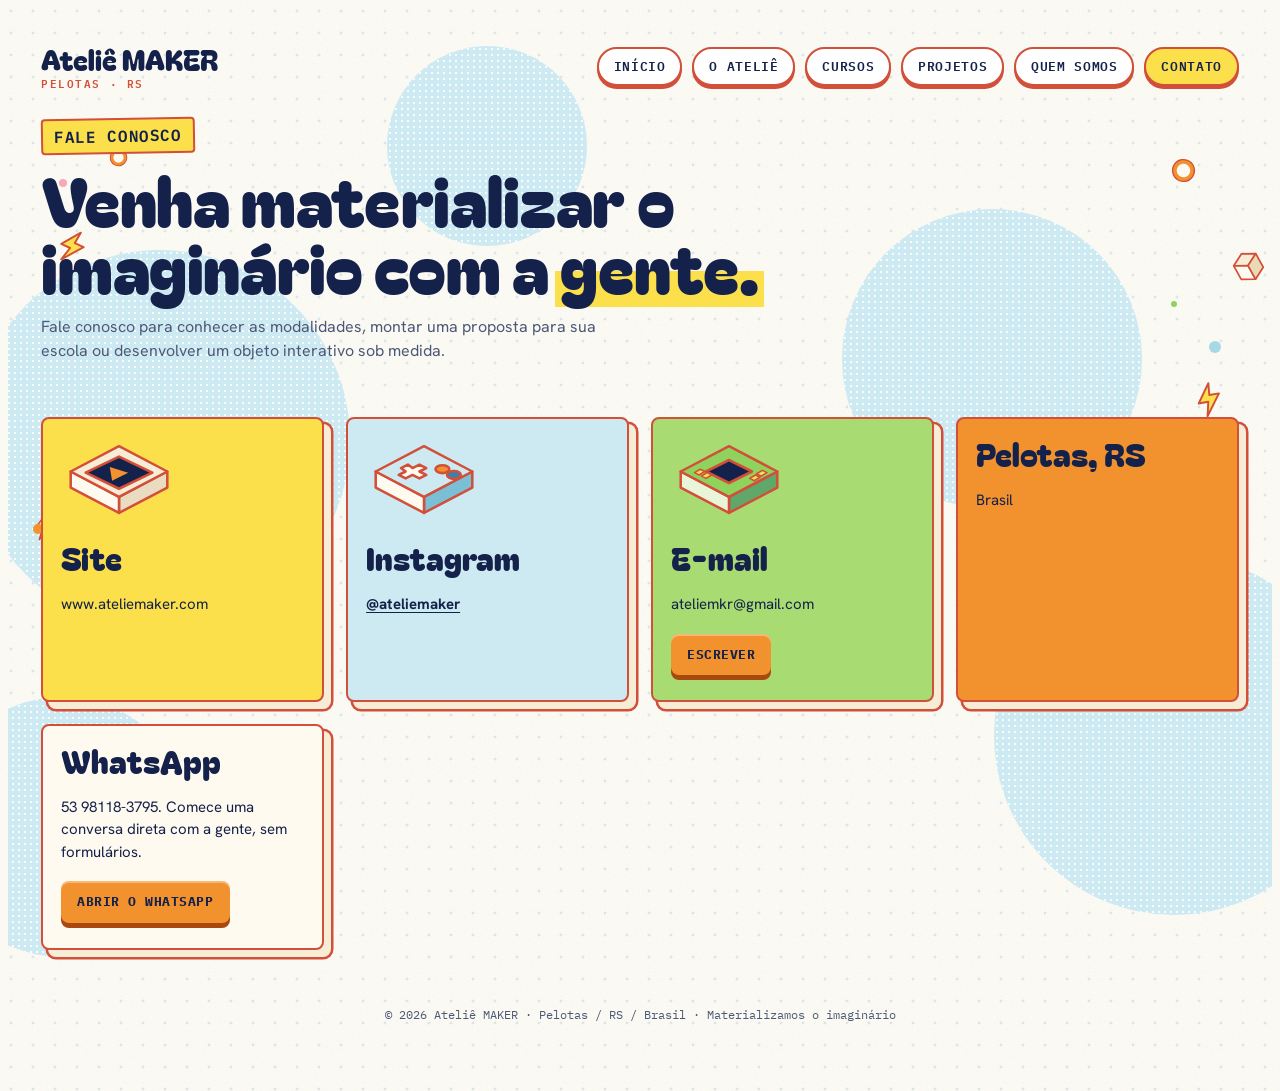
<file: contato.html>
<!doctype html>
<html lang="pt-BR">
<head>
<meta charset="utf-8">
<meta name="viewport" content="width=device-width,initial-scale=1,viewport-fit=cover">
<title>Contato — Ateliê MAKER</title>
<meta name="description" content="Fale com o Ateliê MAKER, em Pelotas, RS.">
<link rel="preconnect" href="https://fonts.googleapis.com">
<link href="https://fonts.googleapis.com/css2?family=Bagel+Fat+One&family=Hanken+Grotesk:wght@400;500;700&family=IBM+Plex+Mono:wght@500;600&display=swap" rel="stylesheet">
<link rel="stylesheet" href="site.css">
</head>
<body class="page">
<svg width="0" height="0" style="position:absolute" aria-hidden="true" focusable="false">
  <defs>
    <symbol id="f1" viewBox="0 0 100 100"><g stroke="#6b3a1e" stroke-width="2.6" stroke-linejoin="round" stroke-linecap="round">
      <path fill="#8fcf9f" d="M24 30C8 33 3 62 14 78C23 74 29 58 31 42Z"/><path fill="#8fcf9f" d="M76 30C92 33 97 62 86 78C77 74 71 58 69 42Z"/>
      <path fill="#c9ecc7" d="M27 30C36 18 64 18 73 30C84 46 82 72 69 82C58 90 42 90 31 82C18 72 16 46 27 30Z"/>
      <path fill="none" d="M33 44L45 48M67 44L55 48"/><circle cx="41" cy="55" r="3" fill="#6b3a1e" stroke="none"/><circle cx="59" cy="55" r="3" fill="#6b3a1e" stroke="none"/><path fill="none" d="M44 70Q50 74 56 70"/></g></symbol>
    <symbol id="f2" viewBox="0 0 100 100"><g stroke="#6b3a1e" stroke-width="2.6" stroke-linejoin="round" stroke-linecap="round">
      <path fill="#e66d9f" d="M22 30C10 16 3 36 11 50C18 48 22 42 25 36Z"/><path fill="#e66d9f" d="M78 30C90 16 97 36 89 50C82 48 78 42 75 36Z"/>
      <path fill="#f9b6d3" d="M26 32C32 16 68 16 74 32C90 38 92 64 78 78C66 92 34 92 22 78C8 64 10 38 26 32Z"/>
      <ellipse cx="39" cy="52" rx="3" ry="4.2" fill="#6b3a1e" stroke="none"/><ellipse cx="61" cy="52" rx="3" ry="4.2" fill="#6b3a1e" stroke="none"/>
      <ellipse cx="50" cy="69" rx="6.5" ry="7.5" fill="#6b3a1e"/><ellipse cx="50" cy="72" rx="3.6" ry="3" fill="#f27a7a" stroke="none"/>
      <circle cx="30" cy="63" r="4" fill="#f27a7a" stroke="none" opacity=".6"/><circle cx="70" cy="63" r="4" fill="#f27a7a" stroke="none" opacity=".6"/></g></symbol>
    <symbol id="f3" viewBox="0 0 100 100"><g stroke="#6b3a1e" stroke-width="2.6" stroke-linejoin="round" stroke-linecap="round">
      <path fill="#55bfb4" d="M27 30C9 34 6 70 19 86C28 80 31 58 33 42Z"/><path fill="#55bfb4" d="M73 30C91 34 94 70 81 86C72 80 69 58 67 42Z"/>
      <path fill="#b4efe8" d="M28 30C36 19 64 19 72 30C82 46 80 70 68 80C58 88 42 88 32 80C20 70 18 46 28 30Z"/>
      <path fill="none" d="M35 53Q40 47 45 53M55 53Q60 47 65 53"/><path fill="none" d="M40 66Q50 77 60 66"/>
      <circle cx="31" cy="62" r="3.6" fill="#f5a3b4" stroke="none" opacity=".7"/><circle cx="69" cy="62" r="3.6" fill="#f5a3b4" stroke="none" opacity=".7"/></g></symbol>

    <symbol id="i1" viewBox="0 0 100 80"><g stroke="#d24f3a" stroke-width="2.2" stroke-linejoin="round"><polygon fill="#e9dcc0" points="50,52 92,30 92,44 50,66"/><polygon fill="#fffaf0" points="8,30 50,52 50,66 8,44"/><polygon fill="#f7ecd6" points="50,8 92,30 50,52 8,30"/><polygon fill="#14214a" points="50,17 79,31 50,45 21,31"/><polygon fill="#f2922e" stroke="none" points="42,26 58,31 44,38"/></g></symbol>
    <symbol id="i2" viewBox="0 0 100 80"><g stroke="#d24f3a" stroke-width="2.2" stroke-linejoin="round"><polygon fill="#7bbfd6" points="50,52 92,30 92,44 50,66"/><polygon fill="#fffaf0" points="8,30 50,52 50,66 8,44"/><polygon fill="#cdeaf2" points="50,8 92,30 50,52 8,30"/><polygon fill="#fffaf0" points="30,27 36,24 40,27 46,24 52,27 46,30 52,33 46,36 40,33 34,36 28,33 34,30"/><ellipse cx="66" cy="28" rx="6" ry="3.4" fill="#f2922e"/><ellipse cx="76" cy="33" rx="6" ry="3.4" fill="#2f86b0"/></g></symbol>
    <symbol id="i3" viewBox="0 0 100 80"><g stroke="#d24f3a" stroke-width="2.2" stroke-linejoin="round"><polygon fill="#5fa86a" points="50,52 92,30 92,44 50,66"/><polygon fill="#e9f5d8" points="8,30 50,52 50,66 8,44"/><polygon fill="#8fd35c" points="50,8 92,30 50,52 8,30"/><polygon fill="#14214a" points="50,20 70,30 50,40 30,30"/><g fill="#fbdf4b" stroke-width="1.4"><polygon points="20,31 25,28 29,30 24,33"/><polygon points="26,34 31,31 35,33 30,36"/><polygon points="68,36 73,33 77,35 72,38"/><polygon points="74,32 79,29 83,31 78,34"/></g></g></symbol>
    <symbol id="cf-bolt" viewBox="0 0 24 32"><polygon points="14,1 2,18 11,18 8,31 22,12 13,12" fill="#fbdf4b" stroke="#d24f3a" stroke-width="1.8" stroke-linejoin="round"/></symbol>
    <symbol id="cf-cube" viewBox="0 0 30 34"><g stroke="#d24f3a" stroke-width="1.8" stroke-linejoin="round"><polygon points="15,2 28,9 15,16 2,9" fill="#f7ecd6"/><polygon points="2,9 15,16 15,32 2,25" fill="#fffaf0"/><polygon points="15,16 28,9 28,25 15,32" fill="#ead9b5"/></g></symbol>
    <symbol id="cf-tri" viewBox="0 0 30 30"><polygon points="4,24 27,16 13,2" fill="#a6d8e6" stroke="#d24f3a" stroke-width="1.8" stroke-linejoin="round"/></symbol>
    <symbol id="cf-note" viewBox="0 0 26 32"><path d="M9 5L21 2V21" fill="none" stroke="#14214a" stroke-width="2.6" stroke-linecap="round"/><ellipse cx="6.5" cy="25" rx="5.5" ry="4" fill="#14214a"/><ellipse cx="18.5" cy="22" rx="5.5" ry="4" fill="#14214a"/></symbol>
    <symbol id="cf-ring" viewBox="0 0 24 24"><circle cx="12" cy="12" r="8.5" fill="none" stroke="#f2922e" stroke-width="4"/><circle cx="12" cy="12" r="10.5" fill="none" stroke="#d24f3a" stroke-width="1.2"/></symbol>
    <symbol id="cloud" viewBox="0 0 120 70"><g stroke="#d24f3a" stroke-width="2.4" stroke-linejoin="round" stroke-linecap="round"><path fill="#e6f4f8" d="M24 62C6 62 2 40 20 36C18 16 42 10 52 26C60 6 94 10 92 34C112 30 120 56 100 62Z"/><path fill="none" d="M30 50C36 44 44 44 48 48M66 40C72 34 80 36 82 42"/></g></symbol>
  </defs>
</svg>
<main class="desk">
<div class="bg" aria-hidden="true">
<i class="blob" style="left:-3%;top:22%;width:380px;height:380px"></i>
<i class="blob" style="left:66%;top:18%;width:300px;height:300px"></i>
<i class="blob" style="left:-6%;top:66%;width:260px;height:260px"></i>
<i class="blob" style="left:78%;top:52%;width:360px;height:360px"></i>
<i class="blob" style="left:30%;top:2%;width:200px;height:200px"></i>
<svg class="cf" style="left:4%;top:20%;width:26px;height:35px;transform:rotate(25deg)"><use href="#cf-bolt"/></svg>

<svg class="cf" style="left:7%;top:41%;width:26px;height:26px;transform:rotate(-19deg)"><use href="#cf-tri"/></svg>

<svg class="cf" style="left:3%;top:70%;width:22px;height:22px;transform:rotate(-24deg)"><use href="#cf-ring"/></svg>










<svg class="cf" style="left:94%;top:35%;width:26px;height:35px;transform:rotate(-10deg)"><use href="#cf-bolt"/></svg>
<svg class="cf" style="left:90%;top:48%;width:33px;height:37px;transform:rotate(7deg)"><use href="#cf-cube"/></svg>
<svg class="cf" style="left:95%;top:62%;width:26px;height:26px;transform:rotate(3deg)"><use href="#cf-tri"/></svg>






<svg class="cf" style="left:92%;top:13%;width:25px;height:25px;transform:rotate(-10deg)"><use href="#cf-ring"/></svg>
<svg class="cf" style="left:2%;top:48%;width:20px;height:27px;transform:rotate(2deg)"><use href="#cf-bolt"/></svg>
<svg class="cf" style="left:97%;top:22%;width:29px;height:33px;transform:rotate(-29deg)"><use href="#cf-cube"/></svg>


<svg class="cf" style="left:8%;top:12%;width:19px;height:19px;transform:rotate(24deg)"><use href="#cf-ring"/></svg>

<i class="dt" style="left:4%;top:15%;width:8px;height:8px;background:#f6a9b8"></i>






<i class="dt" style="left:92%;top:27%;width:6px;height:6px;background:#8fd35c"></i>



<i class="dt" style="left:95%;top:31%;width:12px;height:12px;background:#a6d8e6"></i>


<i class="dt" style="left:2%;top:49%;width:10px;height:10px;background:#f2922e"></i>
<i class="dt" style="left:4%;top:41%;width:8px;height:8px;background:#fbdf4b"></i>









</div>
  <nav class="nav" aria-label="Principal">
    <a class="brand" href="./">Ateliê MAKER<small>Pelotas · RS</small></a>
    <div class="links"><a href="./">Início</a><a href="o-atelie.html">O ateliê</a><a href="cursos.html">Cursos</a><a href="projetos.html">Projetos</a><a href="quem-somos.html">Quem somos</a><a href="contato.html" aria-current="page">Contato</a></div>
  </nav>
  <header class="hero">
    <p class="kick">Fale conosco</p>
    <h1>Venha materializar o imaginário com a <mark>gente.</mark></h1>
    <p class="lede">Fale conosco para conhecer as modalidades, montar uma proposta para sua escola ou desenvolver um objeto interativo sob medida.</p>
  </header>
  <section class="sec">
    <div class="cards c3">
      <article class="card y slab"><svg class="ico" aria-hidden="true"><use href="#i1"/></svg><h3>Site</h3><p>www.ateliemaker.com</p></article>
      <article class="card p slab"><svg class="ico" aria-hidden="true"><use href="#i2"/></svg><h3>Instagram</h3><p><a href="https://www.instagram.com/ateliemaker/">@ateliemaker</a></p></article>
      <article class="card t slab"><svg class="ico" aria-hidden="true"><use href="#i3"/></svg><h3>E-mail</h3><p>ateliemkr@gmail.com</p><div class="btnrow"><a class="cta" href="mailto:ateliemkr@gmail.com">Escrever</a></div></article>
      <article class="card b slab"><h3>Pelotas, RS</h3><p>Brasil</p></article>
      <article class="card slab"><h3>WhatsApp</h3><p>53 98118-3795. Comece uma conversa direta com a gente, sem formulários.</p><div class="btnrow"><a class="cta" href="https://wa.me/5553981183795?text=Ol%C3%A1!%20Vim%20pelo%20site%20do%20Ateli%C3%AA%20MAKER%20e%20gostaria%20de%20conversar.">Abrir o WhatsApp</a></div></article>
    </div>
  </section>

  <p class="foot">© 2026 Ateliê MAKER · Pelotas / RS / Brasil · Materializamos o imaginário</p>
</main>
</body>
</html>
</file>
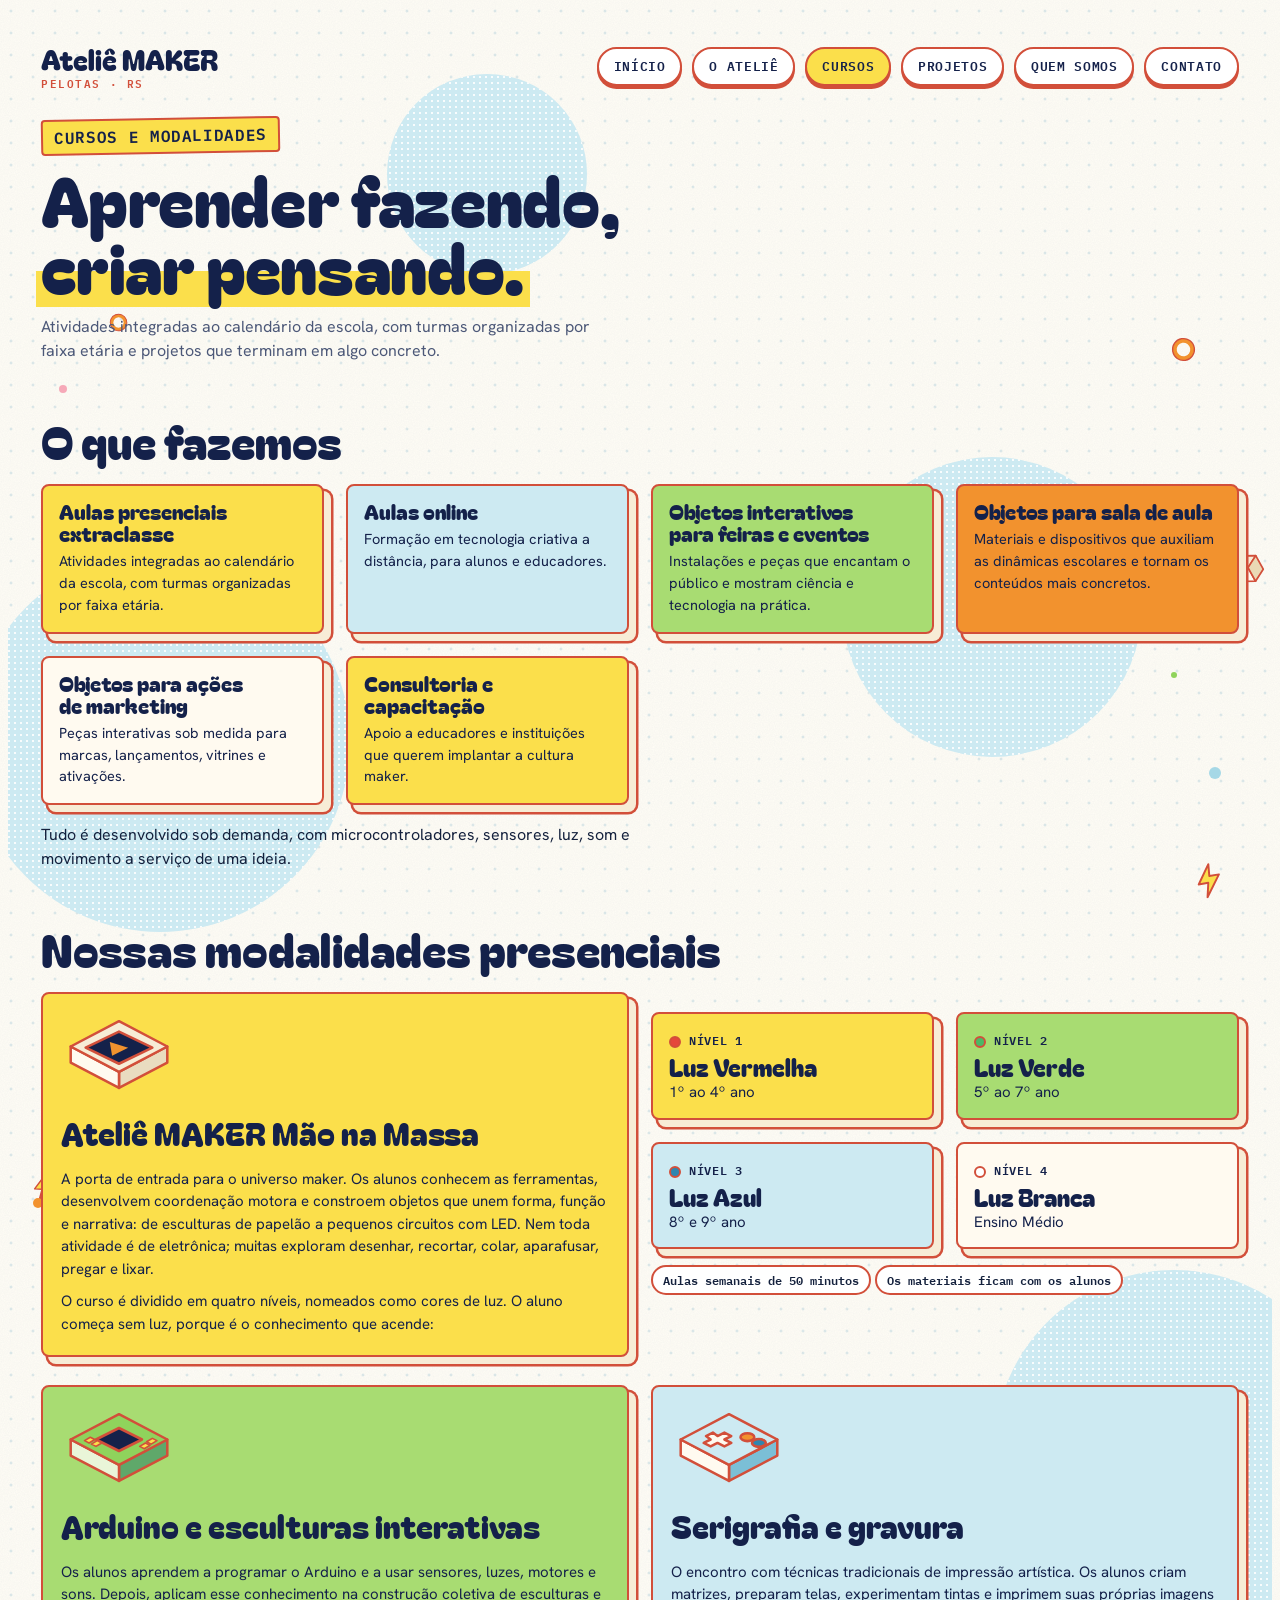
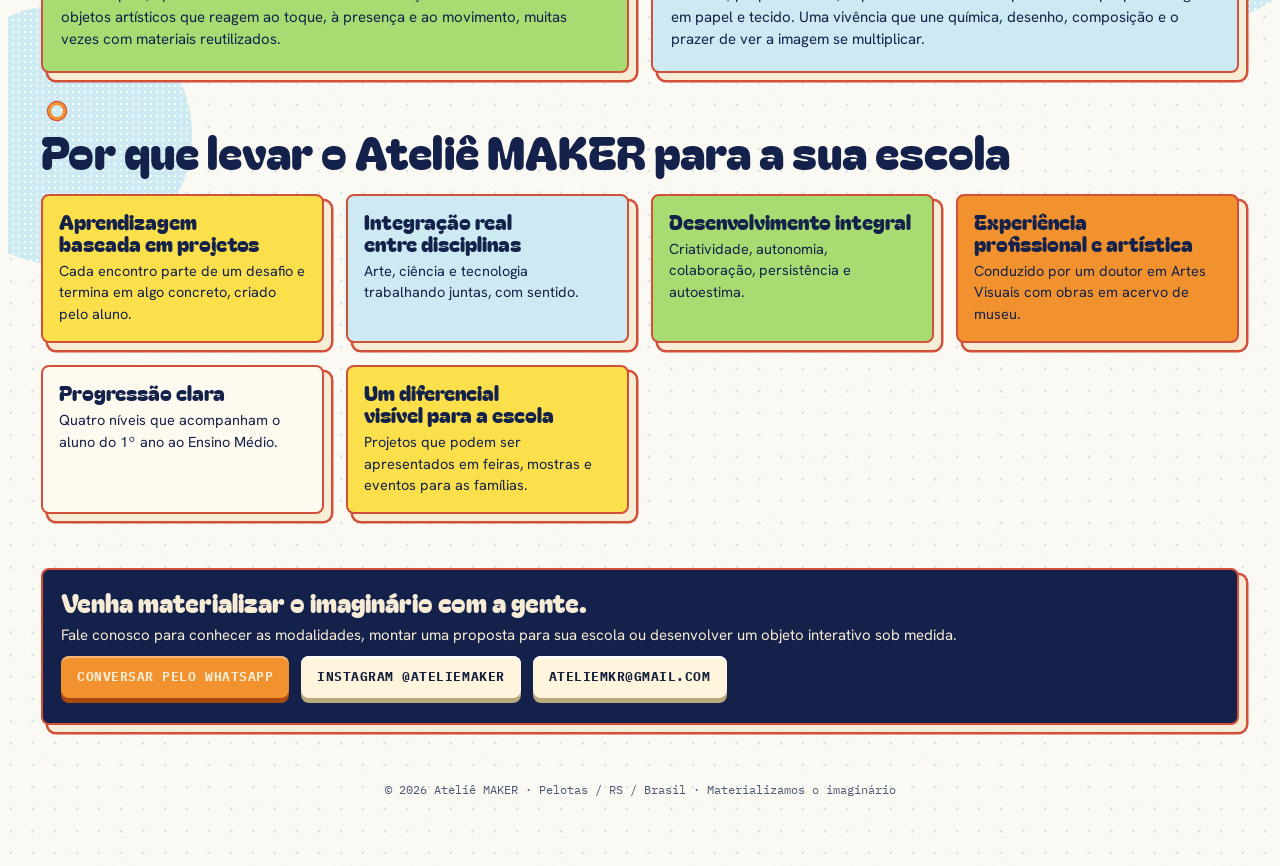
<file: cursos.html>
<!doctype html>
<html lang="pt-BR">
<head>
<meta charset="utf-8">
<meta name="viewport" content="width=device-width,initial-scale=1,viewport-fit=cover">
<title>Cursos — Ateliê MAKER</title>
<meta name="description" content="Mão na Massa, Arduino e esculturas interativas, serigrafia e gravura: as modalidades presenciais do Ateliê MAKER.">
<link rel="preconnect" href="https://fonts.googleapis.com">
<link href="https://fonts.googleapis.com/css2?family=Bagel+Fat+One&family=Hanken+Grotesk:wght@400;500;700&family=IBM+Plex+Mono:wght@500;600&display=swap" rel="stylesheet">
<link rel="stylesheet" href="site.css">
</head>
<body class="page">
<svg width="0" height="0" style="position:absolute" aria-hidden="true" focusable="false">
  <defs>
    <symbol id="f1" viewBox="0 0 100 100"><g stroke="#6b3a1e" stroke-width="2.6" stroke-linejoin="round" stroke-linecap="round">
      <path fill="#8fcf9f" d="M24 30C8 33 3 62 14 78C23 74 29 58 31 42Z"/><path fill="#8fcf9f" d="M76 30C92 33 97 62 86 78C77 74 71 58 69 42Z"/>
      <path fill="#c9ecc7" d="M27 30C36 18 64 18 73 30C84 46 82 72 69 82C58 90 42 90 31 82C18 72 16 46 27 30Z"/>
      <path fill="none" d="M33 44L45 48M67 44L55 48"/><circle cx="41" cy="55" r="3" fill="#6b3a1e" stroke="none"/><circle cx="59" cy="55" r="3" fill="#6b3a1e" stroke="none"/><path fill="none" d="M44 70Q50 74 56 70"/></g></symbol>
    <symbol id="f2" viewBox="0 0 100 100"><g stroke="#6b3a1e" stroke-width="2.6" stroke-linejoin="round" stroke-linecap="round">
      <path fill="#e66d9f" d="M22 30C10 16 3 36 11 50C18 48 22 42 25 36Z"/><path fill="#e66d9f" d="M78 30C90 16 97 36 89 50C82 48 78 42 75 36Z"/>
      <path fill="#f9b6d3" d="M26 32C32 16 68 16 74 32C90 38 92 64 78 78C66 92 34 92 22 78C8 64 10 38 26 32Z"/>
      <ellipse cx="39" cy="52" rx="3" ry="4.2" fill="#6b3a1e" stroke="none"/><ellipse cx="61" cy="52" rx="3" ry="4.2" fill="#6b3a1e" stroke="none"/>
      <ellipse cx="50" cy="69" rx="6.5" ry="7.5" fill="#6b3a1e"/><ellipse cx="50" cy="72" rx="3.6" ry="3" fill="#f27a7a" stroke="none"/>
      <circle cx="30" cy="63" r="4" fill="#f27a7a" stroke="none" opacity=".6"/><circle cx="70" cy="63" r="4" fill="#f27a7a" stroke="none" opacity=".6"/></g></symbol>
    <symbol id="f3" viewBox="0 0 100 100"><g stroke="#6b3a1e" stroke-width="2.6" stroke-linejoin="round" stroke-linecap="round">
      <path fill="#55bfb4" d="M27 30C9 34 6 70 19 86C28 80 31 58 33 42Z"/><path fill="#55bfb4" d="M73 30C91 34 94 70 81 86C72 80 69 58 67 42Z"/>
      <path fill="#b4efe8" d="M28 30C36 19 64 19 72 30C82 46 80 70 68 80C58 88 42 88 32 80C20 70 18 46 28 30Z"/>
      <path fill="none" d="M35 53Q40 47 45 53M55 53Q60 47 65 53"/><path fill="none" d="M40 66Q50 77 60 66"/>
      <circle cx="31" cy="62" r="3.6" fill="#f5a3b4" stroke="none" opacity=".7"/><circle cx="69" cy="62" r="3.6" fill="#f5a3b4" stroke="none" opacity=".7"/></g></symbol>

    <symbol id="i1" viewBox="0 0 100 80"><g stroke="#d24f3a" stroke-width="2.2" stroke-linejoin="round"><polygon fill="#e9dcc0" points="50,52 92,30 92,44 50,66"/><polygon fill="#fffaf0" points="8,30 50,52 50,66 8,44"/><polygon fill="#f7ecd6" points="50,8 92,30 50,52 8,30"/><polygon fill="#14214a" points="50,17 79,31 50,45 21,31"/><polygon fill="#f2922e" stroke="none" points="42,26 58,31 44,38"/></g></symbol>
    <symbol id="i2" viewBox="0 0 100 80"><g stroke="#d24f3a" stroke-width="2.2" stroke-linejoin="round"><polygon fill="#7bbfd6" points="50,52 92,30 92,44 50,66"/><polygon fill="#fffaf0" points="8,30 50,52 50,66 8,44"/><polygon fill="#cdeaf2" points="50,8 92,30 50,52 8,30"/><polygon fill="#fffaf0" points="30,27 36,24 40,27 46,24 52,27 46,30 52,33 46,36 40,33 34,36 28,33 34,30"/><ellipse cx="66" cy="28" rx="6" ry="3.4" fill="#f2922e"/><ellipse cx="76" cy="33" rx="6" ry="3.4" fill="#2f86b0"/></g></symbol>
    <symbol id="i3" viewBox="0 0 100 80"><g stroke="#d24f3a" stroke-width="2.2" stroke-linejoin="round"><polygon fill="#5fa86a" points="50,52 92,30 92,44 50,66"/><polygon fill="#e9f5d8" points="8,30 50,52 50,66 8,44"/><polygon fill="#8fd35c" points="50,8 92,30 50,52 8,30"/><polygon fill="#14214a" points="50,20 70,30 50,40 30,30"/><g fill="#fbdf4b" stroke-width="1.4"><polygon points="20,31 25,28 29,30 24,33"/><polygon points="26,34 31,31 35,33 30,36"/><polygon points="68,36 73,33 77,35 72,38"/><polygon points="74,32 79,29 83,31 78,34"/></g></g></symbol>
    <symbol id="cf-bolt" viewBox="0 0 24 32"><polygon points="14,1 2,18 11,18 8,31 22,12 13,12" fill="#fbdf4b" stroke="#d24f3a" stroke-width="1.8" stroke-linejoin="round"/></symbol>
    <symbol id="cf-cube" viewBox="0 0 30 34"><g stroke="#d24f3a" stroke-width="1.8" stroke-linejoin="round"><polygon points="15,2 28,9 15,16 2,9" fill="#f7ecd6"/><polygon points="2,9 15,16 15,32 2,25" fill="#fffaf0"/><polygon points="15,16 28,9 28,25 15,32" fill="#ead9b5"/></g></symbol>
    <symbol id="cf-tri" viewBox="0 0 30 30"><polygon points="4,24 27,16 13,2" fill="#a6d8e6" stroke="#d24f3a" stroke-width="1.8" stroke-linejoin="round"/></symbol>
    <symbol id="cf-note" viewBox="0 0 26 32"><path d="M9 5L21 2V21" fill="none" stroke="#14214a" stroke-width="2.6" stroke-linecap="round"/><ellipse cx="6.5" cy="25" rx="5.5" ry="4" fill="#14214a"/><ellipse cx="18.5" cy="22" rx="5.5" ry="4" fill="#14214a"/></symbol>
    <symbol id="cf-ring" viewBox="0 0 24 24"><circle cx="12" cy="12" r="8.5" fill="none" stroke="#f2922e" stroke-width="4"/><circle cx="12" cy="12" r="10.5" fill="none" stroke="#d24f3a" stroke-width="1.2"/></symbol>
    <symbol id="cloud" viewBox="0 0 120 70"><g stroke="#d24f3a" stroke-width="2.4" stroke-linejoin="round" stroke-linecap="round"><path fill="#e6f4f8" d="M24 62C6 62 2 40 20 36C18 16 42 10 52 26C60 6 94 10 92 34C112 30 120 56 100 62Z"/><path fill="none" d="M30 50C36 44 44 44 48 48M66 40C72 34 80 36 82 42"/></g></symbol>
  </defs>
</svg>
<main class="desk">
<div class="bg" aria-hidden="true">
<i class="blob" style="left:-3%;top:22%;width:380px;height:380px"></i>
<i class="blob" style="left:66%;top:18%;width:300px;height:300px"></i>
<i class="blob" style="left:-6%;top:66%;width:260px;height:260px"></i>
<i class="blob" style="left:78%;top:52%;width:360px;height:360px"></i>
<i class="blob" style="left:30%;top:2%;width:200px;height:200px"></i>
<svg class="cf" style="left:4%;top:20%;width:26px;height:35px;transform:rotate(25deg)"><use href="#cf-bolt"/></svg>

<svg class="cf" style="left:7%;top:41%;width:26px;height:26px;transform:rotate(-19deg)"><use href="#cf-tri"/></svg>

<svg class="cf" style="left:3%;top:70%;width:22px;height:22px;transform:rotate(-24deg)"><use href="#cf-ring"/></svg>










<svg class="cf" style="left:94%;top:35%;width:26px;height:35px;transform:rotate(-10deg)"><use href="#cf-bolt"/></svg>
<svg class="cf" style="left:90%;top:48%;width:33px;height:37px;transform:rotate(7deg)"><use href="#cf-cube"/></svg>
<svg class="cf" style="left:95%;top:62%;width:26px;height:26px;transform:rotate(3deg)"><use href="#cf-tri"/></svg>






<svg class="cf" style="left:92%;top:13%;width:25px;height:25px;transform:rotate(-10deg)"><use href="#cf-ring"/></svg>
<svg class="cf" style="left:2%;top:48%;width:20px;height:27px;transform:rotate(2deg)"><use href="#cf-bolt"/></svg>
<svg class="cf" style="left:97%;top:22%;width:29px;height:33px;transform:rotate(-29deg)"><use href="#cf-cube"/></svg>


<svg class="cf" style="left:8%;top:12%;width:19px;height:19px;transform:rotate(24deg)"><use href="#cf-ring"/></svg>

<i class="dt" style="left:4%;top:15%;width:8px;height:8px;background:#f6a9b8"></i>






<i class="dt" style="left:92%;top:27%;width:6px;height:6px;background:#8fd35c"></i>



<i class="dt" style="left:95%;top:31%;width:12px;height:12px;background:#a6d8e6"></i>


<i class="dt" style="left:2%;top:49%;width:10px;height:10px;background:#f2922e"></i>
<i class="dt" style="left:4%;top:41%;width:8px;height:8px;background:#fbdf4b"></i>









</div>
  <nav class="nav" aria-label="Principal">
    <a class="brand" href="./">Ateliê MAKER<small>Pelotas · RS</small></a>
    <div class="links"><a href="./">Início</a><a href="o-atelie.html">O ateliê</a><a href="cursos.html" aria-current="page">Cursos</a><a href="projetos.html">Projetos</a><a href="quem-somos.html">Quem somos</a><a href="contato.html">Contato</a></div>
  </nav>
  <header class="hero">
    <p class="kick">Cursos e modalidades</p>
    <h1>Aprender fazendo, <mark>criar pensando.</mark></h1>
    <p class="lede">Atividades integradas ao calendário da escola, com turmas organizadas por faixa etária e projetos que terminam em algo concreto.</p>
  </header>
  <section class="sec" id="fazemos">
    <h2>O que fazemos</h2>
    <div class="cards c3">
    <article class="card y mini"><h3>Aulas presenciais extraclasse</h3><p>Atividades integradas ao calendário da escola, com turmas organizadas por faixa etária.</p></article>
    <article class="card p mini"><h3>Aulas online</h3><p>Formação em tecnologia criativa a distância, para alunos e educadores.</p></article>
    <article class="card t mini"><h3>Objetos interativos para feiras e eventos</h3><p>Instalações e peças que encantam o público e mostram ciência e tecnologia na prática.</p></article>
    <article class="card b mini"><h3>Objetos para sala de aula</h3><p>Materiais e dispositivos que auxiliam as dinâmicas escolares e tornam os conteúdos mais concretos.</p></article>
    <article class="card  mini"><h3>Objetos para ações de marketing</h3><p>Peças interativas sob medida para marcas, lançamentos, vitrines e ativações.</p></article>
    <article class="card y mini"><h3>Consultoria e capacitação</h3><p>Apoio a educadores e instituições que querem implantar a cultura maker.</p></article>
  </div>
    <div class="prose" style="margin-top:18px"><p>Tudo é desenvolvido sob demanda, com microcontroladores, sensores, luz, som e movimento a serviço de uma ideia.</p></div>
  </section>
  <section class="sec" id="modalidades">
    <h2>Nossas modalidades presenciais</h2>
    <div class="cards c2">
    <article class="card y slab"><svg class="ico" aria-hidden="true"><use href="#i1"/></svg><h3>Ateliê MAKER Mão na Massa</h3><p>A porta de entrada para o universo maker. Os alunos conhecem as ferramentas, desenvolvem coordenação motora e constroem objetos que unem forma, função e narrativa: de esculturas de papelão a pequenos circuitos com LED. Nem toda atividade é de eletrônica; muitas exploram desenhar, recortar, colar, aparafusar, pregar e lixar.</p><p>O curso é dividido em quatro níveis, nomeados como cores de luz. O aluno começa sem luz, porque é o conhecimento que acende:</p></article>
    <div><div class="cards c4">
    <article class="card levels y"><span class="nv"><i class="lamp" style="background:#e5483b"></i>Nível 1</span><h3>Luz Vermelha</h3><p>1º ao 4º ano</p></article>
    <article class="card levels t"><span class="nv"><i class="lamp" style="background:#4cb866"></i>Nível 2</span><h3>Luz Verde</h3><p>5º ao 7º ano</p></article>
    <article class="card levels p"><span class="nv"><i class="lamp" style="background:#2f86b0"></i>Nível 3</span><h3>Luz Azul</h3><p>8º e 9º ano</p></article>
    <article class="card levels "><span class="nv"><i class="lamp" style="background:#ffffff"></i>Nível 4</span><h3>Luz Branca</h3><p>Ensino Médio</p></article>
  </div><p style="margin:16px 0 0"><span class="chip">Aulas semanais de 50 minutos</span> <span class="chip">Os materiais ficam com os alunos</span></p></div></div>
    <div class="cards c2" style="margin-top:28px">
    <article class="card t slab"><svg class="ico" aria-hidden="true"><use href="#i3"/></svg><h3>Arduino e esculturas interativas</h3><p>Os alunos aprendem a programar o Arduino e a usar sensores, luzes, motores e sons. Depois, aplicam esse conhecimento na construção coletiva de esculturas e objetos artísticos que reagem ao toque, à presença e ao movimento, muitas vezes com materiais reutilizados.</p></article>
    <article class="card p slab"><svg class="ico" aria-hidden="true"><use href="#i2"/></svg><h3>Serigrafia e gravura</h3><p>O encontro com técnicas tradicionais de impressão artística. Os alunos criam matrizes, preparam telas, experimentam tintas e imprimem suas próprias imagens em papel e tecido. Uma vivência que une química, desenho, composição e o prazer de ver a imagem se multiplicar.</p></article>
    </div>
  </section>
  <section class="sec" id="porque">
    <h2>Por que levar o Ateliê MAKER para a sua escola</h2>
    <div class="cards c3">
    <article class="card y mini"><h3>Aprendizagem baseada em projetos</h3><p>Cada encontro parte de um desafio e termina em algo concreto, criado pelo aluno.</p></article>
    <article class="card p mini"><h3>Integração real entre disciplinas</h3><p>Arte, ciência e tecnologia trabalhando juntas, com sentido.</p></article>
    <article class="card t mini"><h3>Desenvolvimento integral</h3><p>Criatividade, autonomia, colaboração, persistência e autoestima.</p></article>
    <article class="card b mini"><h3>Experiência profissional e artística</h3><p>Conduzido por um doutor em Artes Visuais com obras em acervo de museu.</p></article>
    <article class="card  mini"><h3>Progressão clara</h3><p>Quatro níveis que acompanham o aluno do 1º ano ao Ensino Médio.</p></article>
    <article class="card y mini"><h3>Um diferencial visível para a escola</h3><p>Projetos que podem ser apresentados em feiras, mostras e eventos para as famílias.</p></article>
  </div>
  </section>
  <section class="sec">
    <article class="card d"><h3>Venha materializar o imaginário com a gente.</h3><p>Fale conosco para conhecer as modalidades, montar uma proposta para sua escola ou desenvolver um objeto interativo sob medida.</p><div class="btnrow"><a class="cta" href="https://wa.me/5553981183795?text=Ol%C3%A1!%20Vim%20pelo%20site%20do%20Ateli%C3%AA%20MAKER%20e%20gostaria%20de%20conversar.">Conversar pelo WhatsApp</a><a class="cta cream" href="https://www.instagram.com/ateliemaker/">Instagram @ateliemaker</a><a class="cta cream" href="mailto:ateliemkr@gmail.com">ateliemkr@gmail.com</a></div></article>
  </section>

  <p class="foot">© 2026 Ateliê MAKER · Pelotas / RS / Brasil · Materializamos o imaginário</p>
</main>
</body>
</html>
</file>
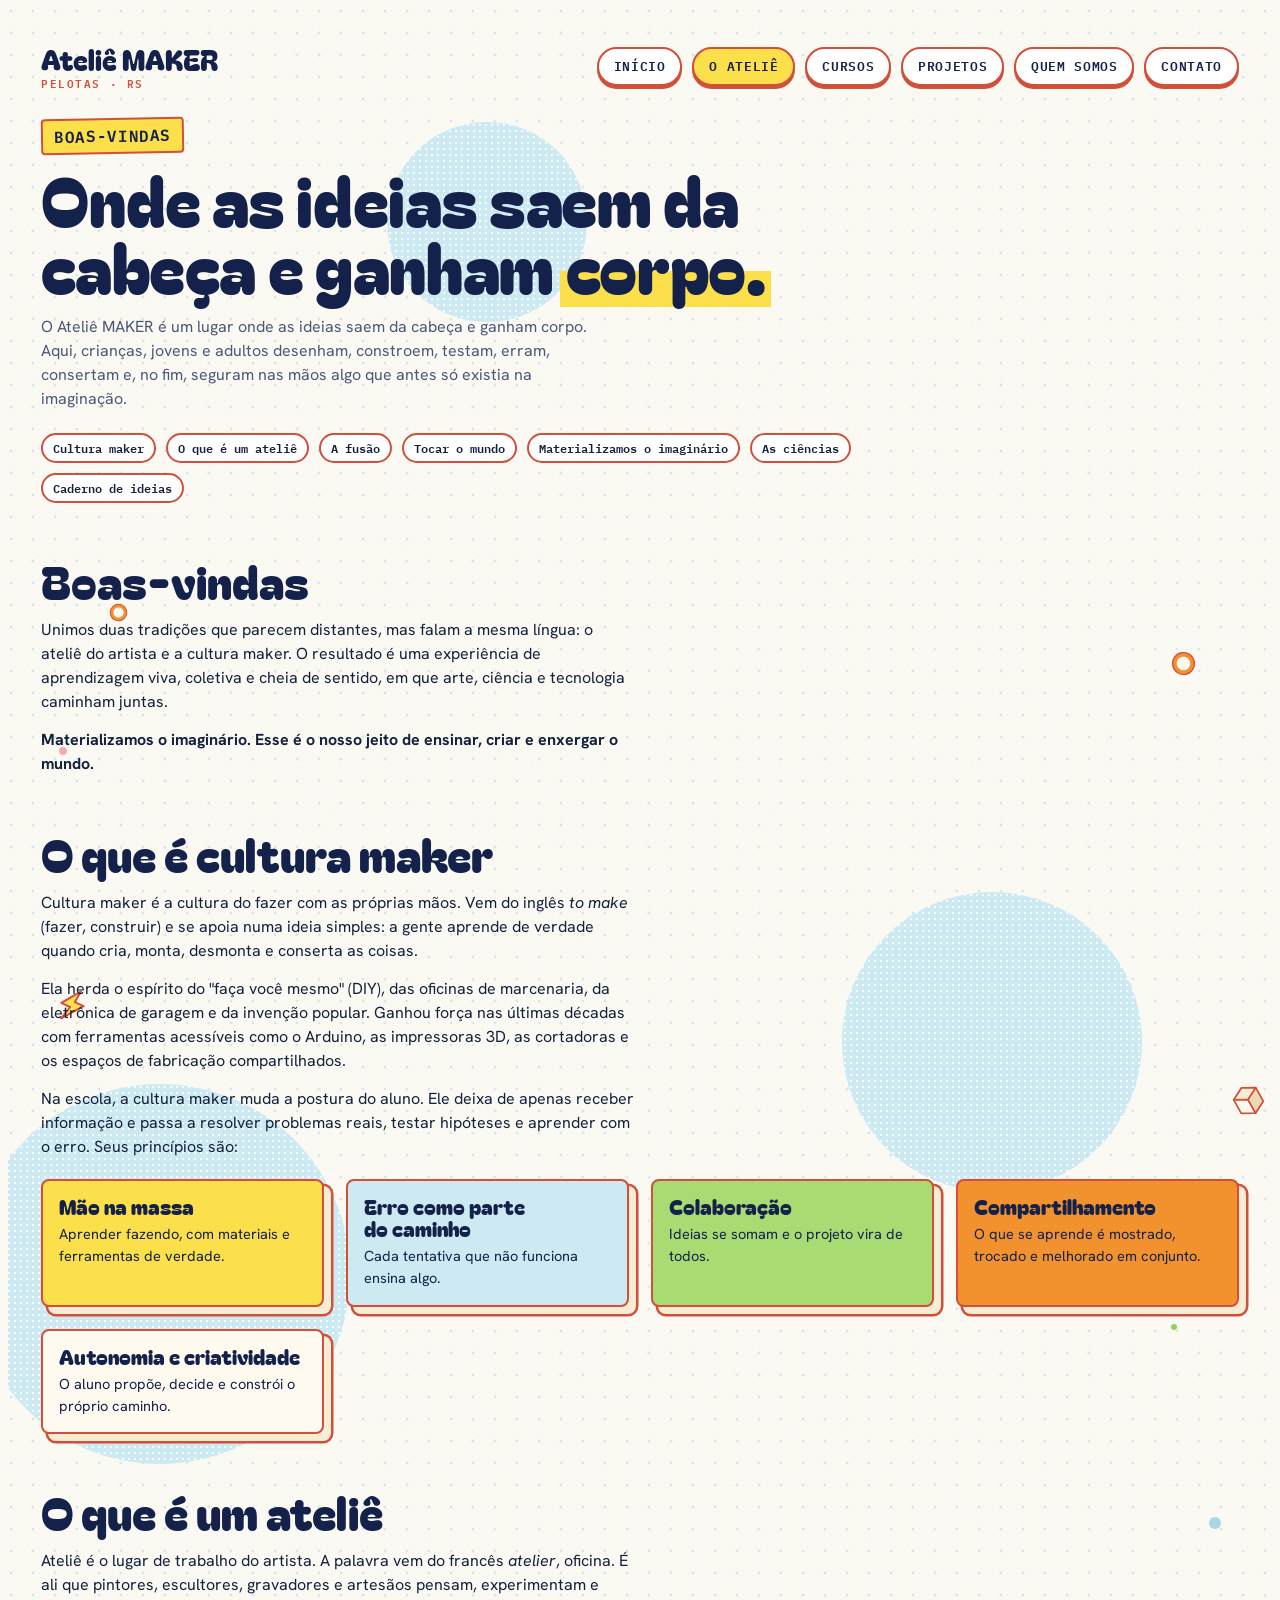
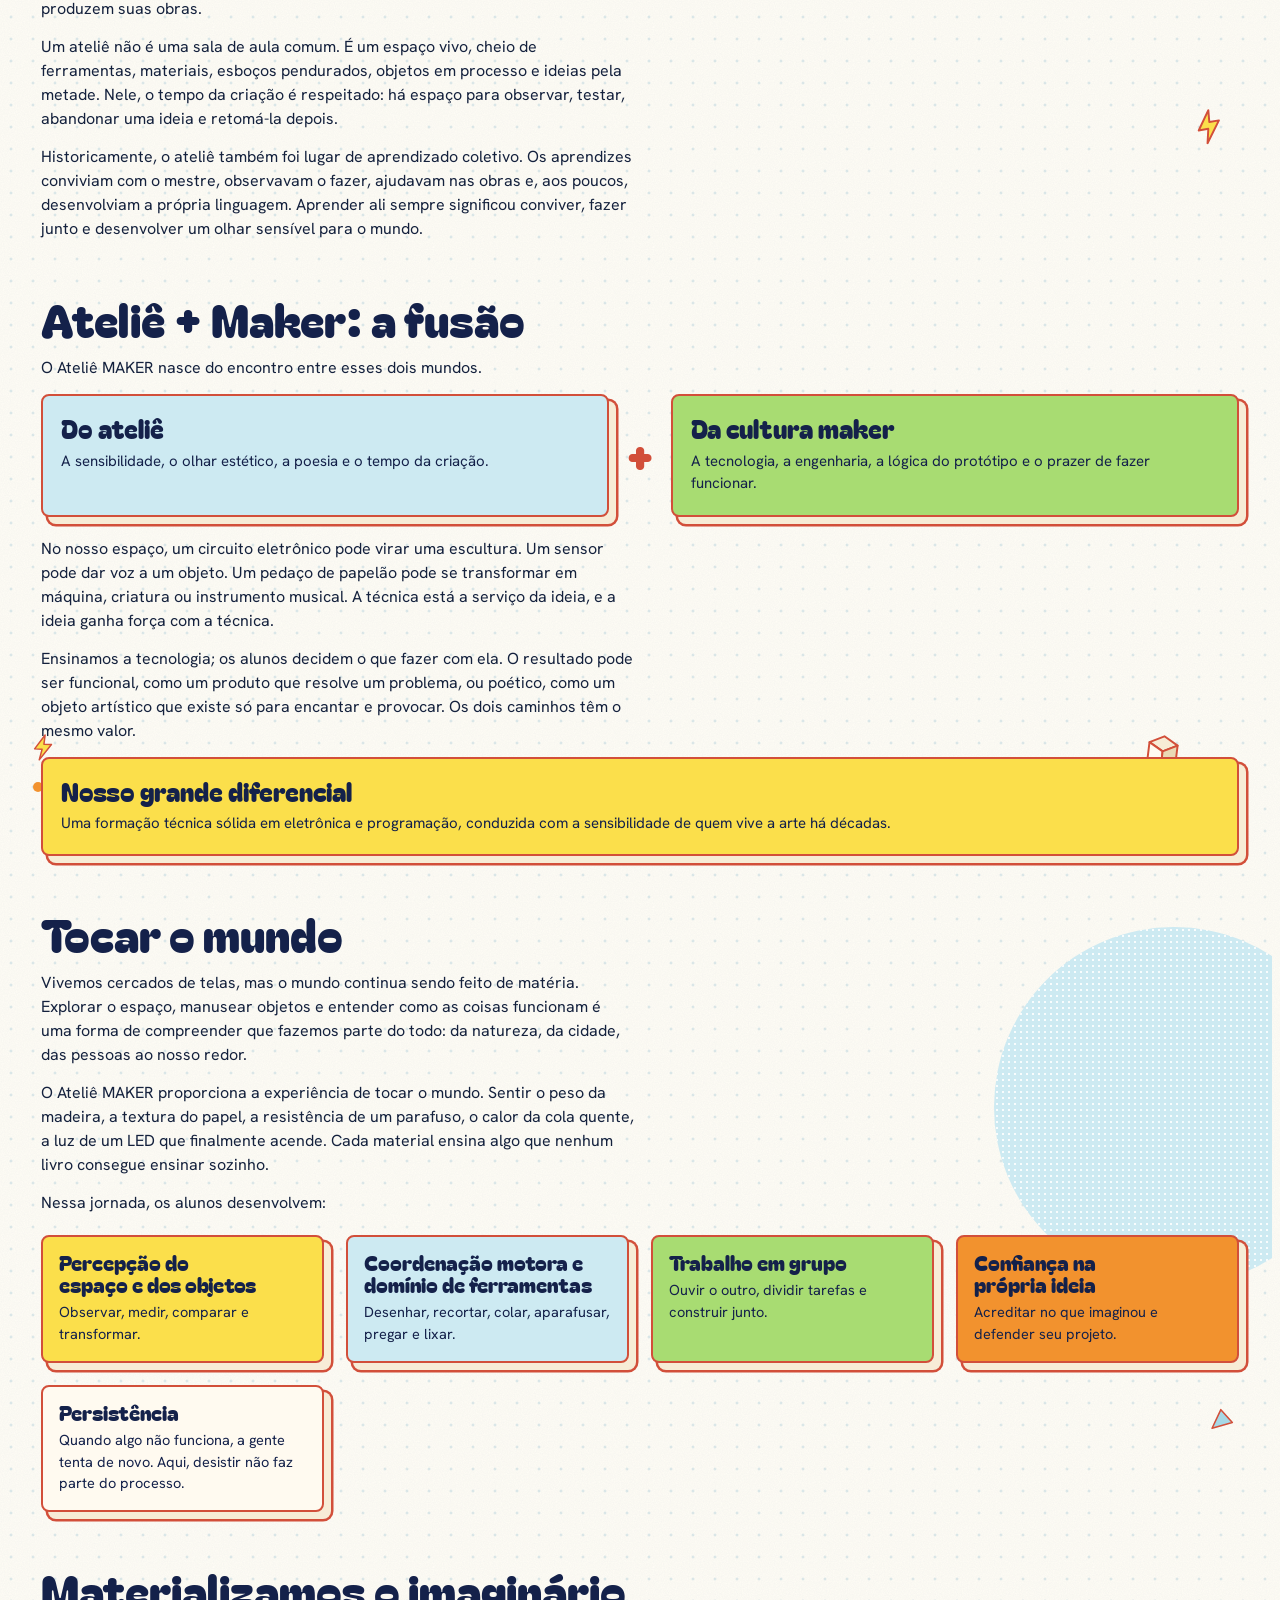
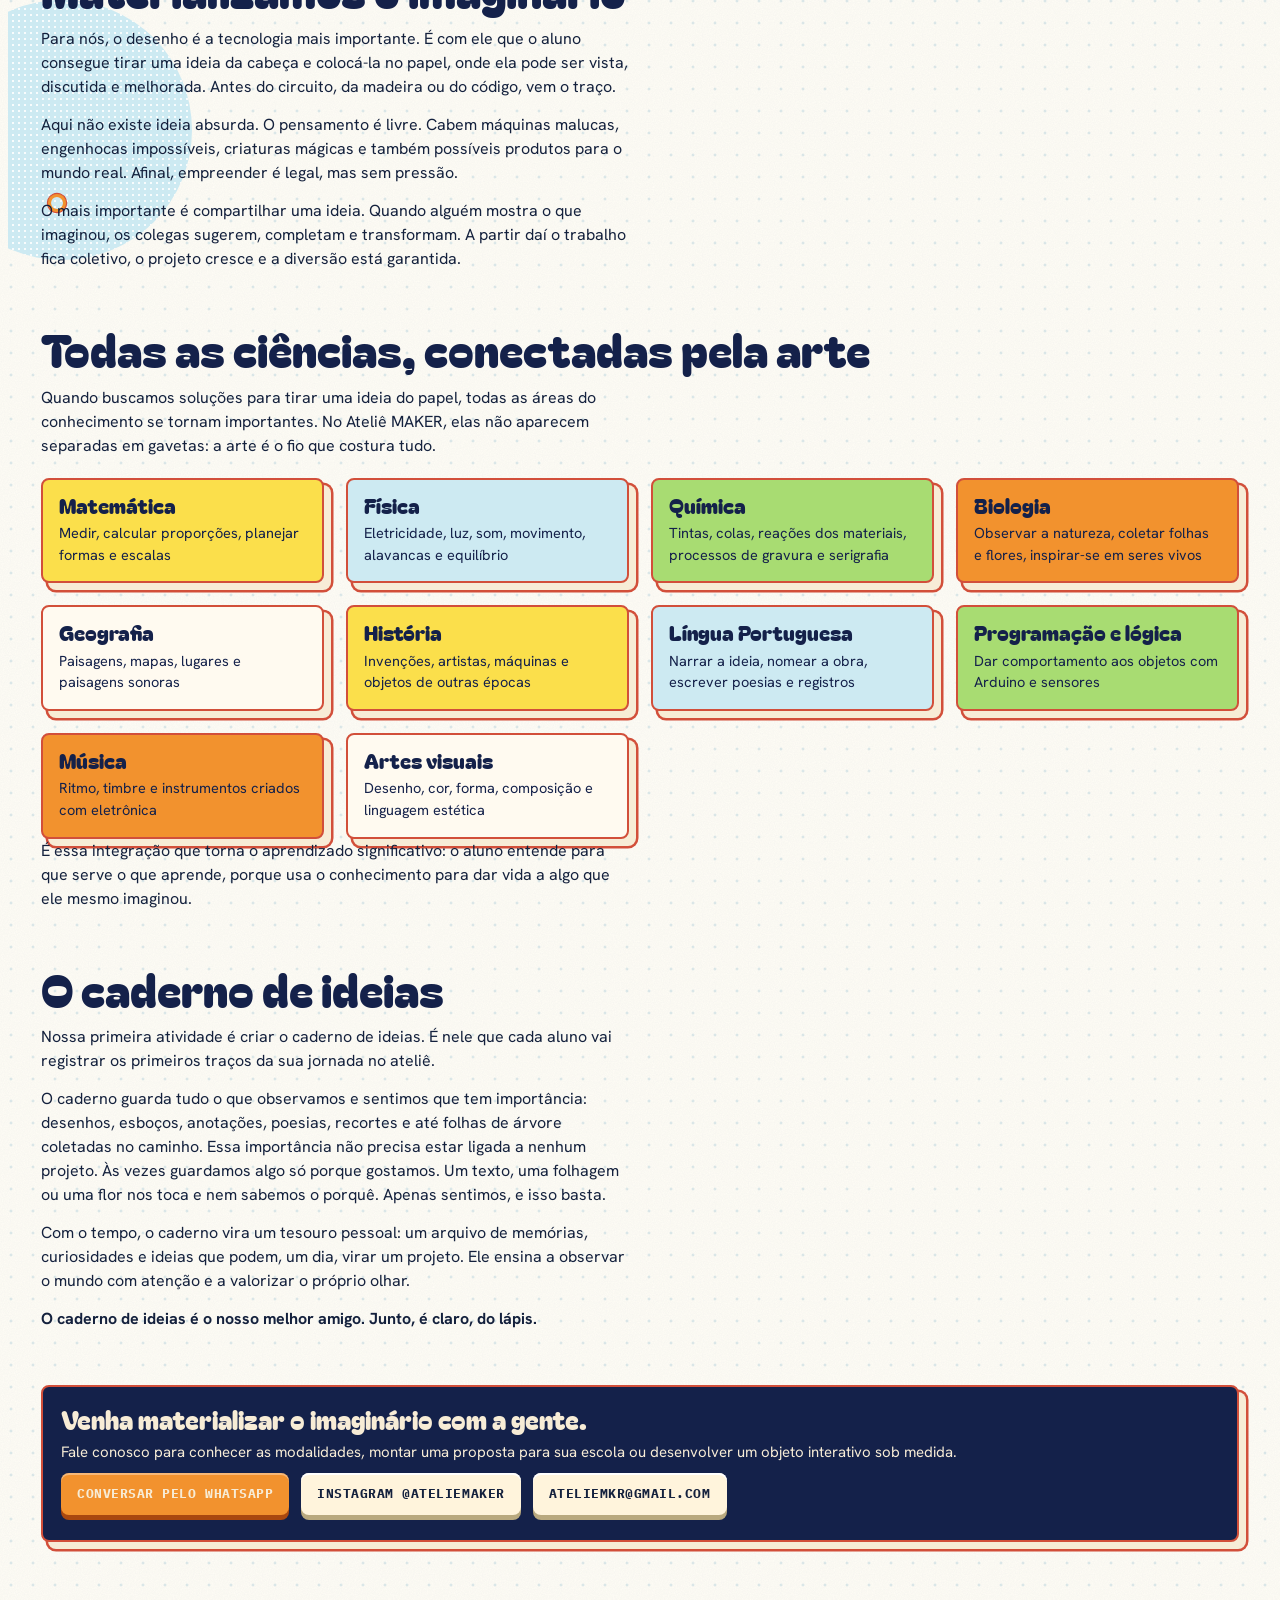
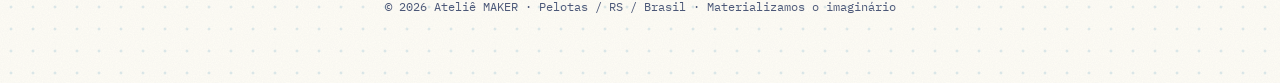
<file: o-atelie.html>
<!doctype html>
<html lang="pt-BR">
<head>
<meta charset="utf-8">
<meta name="viewport" content="width=device-width,initial-scale=1,viewport-fit=cover">
<title>O ateliê — Ateliê MAKER</title>
<meta name="description" content="Cultura maker, ateliê e a fusão dos dois: o jeito de ensinar do Ateliê MAKER.">
<link rel="preconnect" href="https://fonts.googleapis.com">
<link href="https://fonts.googleapis.com/css2?family=Bagel+Fat+One&family=Hanken+Grotesk:wght@400;500;700&family=IBM+Plex+Mono:wght@500;600&display=swap" rel="stylesheet">
<link rel="stylesheet" href="site.css">
</head>
<body class="page">
<svg width="0" height="0" style="position:absolute" aria-hidden="true" focusable="false">
  <defs>
    <symbol id="f1" viewBox="0 0 100 100"><g stroke="#6b3a1e" stroke-width="2.6" stroke-linejoin="round" stroke-linecap="round">
      <path fill="#8fcf9f" d="M24 30C8 33 3 62 14 78C23 74 29 58 31 42Z"/><path fill="#8fcf9f" d="M76 30C92 33 97 62 86 78C77 74 71 58 69 42Z"/>
      <path fill="#c9ecc7" d="M27 30C36 18 64 18 73 30C84 46 82 72 69 82C58 90 42 90 31 82C18 72 16 46 27 30Z"/>
      <path fill="none" d="M33 44L45 48M67 44L55 48"/><circle cx="41" cy="55" r="3" fill="#6b3a1e" stroke="none"/><circle cx="59" cy="55" r="3" fill="#6b3a1e" stroke="none"/><path fill="none" d="M44 70Q50 74 56 70"/></g></symbol>
    <symbol id="f2" viewBox="0 0 100 100"><g stroke="#6b3a1e" stroke-width="2.6" stroke-linejoin="round" stroke-linecap="round">
      <path fill="#e66d9f" d="M22 30C10 16 3 36 11 50C18 48 22 42 25 36Z"/><path fill="#e66d9f" d="M78 30C90 16 97 36 89 50C82 48 78 42 75 36Z"/>
      <path fill="#f9b6d3" d="M26 32C32 16 68 16 74 32C90 38 92 64 78 78C66 92 34 92 22 78C8 64 10 38 26 32Z"/>
      <ellipse cx="39" cy="52" rx="3" ry="4.2" fill="#6b3a1e" stroke="none"/><ellipse cx="61" cy="52" rx="3" ry="4.2" fill="#6b3a1e" stroke="none"/>
      <ellipse cx="50" cy="69" rx="6.5" ry="7.5" fill="#6b3a1e"/><ellipse cx="50" cy="72" rx="3.6" ry="3" fill="#f27a7a" stroke="none"/>
      <circle cx="30" cy="63" r="4" fill="#f27a7a" stroke="none" opacity=".6"/><circle cx="70" cy="63" r="4" fill="#f27a7a" stroke="none" opacity=".6"/></g></symbol>
    <symbol id="f3" viewBox="0 0 100 100"><g stroke="#6b3a1e" stroke-width="2.6" stroke-linejoin="round" stroke-linecap="round">
      <path fill="#55bfb4" d="M27 30C9 34 6 70 19 86C28 80 31 58 33 42Z"/><path fill="#55bfb4" d="M73 30C91 34 94 70 81 86C72 80 69 58 67 42Z"/>
      <path fill="#b4efe8" d="M28 30C36 19 64 19 72 30C82 46 80 70 68 80C58 88 42 88 32 80C20 70 18 46 28 30Z"/>
      <path fill="none" d="M35 53Q40 47 45 53M55 53Q60 47 65 53"/><path fill="none" d="M40 66Q50 77 60 66"/>
      <circle cx="31" cy="62" r="3.6" fill="#f5a3b4" stroke="none" opacity=".7"/><circle cx="69" cy="62" r="3.6" fill="#f5a3b4" stroke="none" opacity=".7"/></g></symbol>

    <symbol id="i1" viewBox="0 0 100 80"><g stroke="#d24f3a" stroke-width="2.2" stroke-linejoin="round"><polygon fill="#e9dcc0" points="50,52 92,30 92,44 50,66"/><polygon fill="#fffaf0" points="8,30 50,52 50,66 8,44"/><polygon fill="#f7ecd6" points="50,8 92,30 50,52 8,30"/><polygon fill="#14214a" points="50,17 79,31 50,45 21,31"/><polygon fill="#f2922e" stroke="none" points="42,26 58,31 44,38"/></g></symbol>
    <symbol id="i2" viewBox="0 0 100 80"><g stroke="#d24f3a" stroke-width="2.2" stroke-linejoin="round"><polygon fill="#7bbfd6" points="50,52 92,30 92,44 50,66"/><polygon fill="#fffaf0" points="8,30 50,52 50,66 8,44"/><polygon fill="#cdeaf2" points="50,8 92,30 50,52 8,30"/><polygon fill="#fffaf0" points="30,27 36,24 40,27 46,24 52,27 46,30 52,33 46,36 40,33 34,36 28,33 34,30"/><ellipse cx="66" cy="28" rx="6" ry="3.4" fill="#f2922e"/><ellipse cx="76" cy="33" rx="6" ry="3.4" fill="#2f86b0"/></g></symbol>
    <symbol id="i3" viewBox="0 0 100 80"><g stroke="#d24f3a" stroke-width="2.2" stroke-linejoin="round"><polygon fill="#5fa86a" points="50,52 92,30 92,44 50,66"/><polygon fill="#e9f5d8" points="8,30 50,52 50,66 8,44"/><polygon fill="#8fd35c" points="50,8 92,30 50,52 8,30"/><polygon fill="#14214a" points="50,20 70,30 50,40 30,30"/><g fill="#fbdf4b" stroke-width="1.4"><polygon points="20,31 25,28 29,30 24,33"/><polygon points="26,34 31,31 35,33 30,36"/><polygon points="68,36 73,33 77,35 72,38"/><polygon points="74,32 79,29 83,31 78,34"/></g></g></symbol>
    <symbol id="cf-bolt" viewBox="0 0 24 32"><polygon points="14,1 2,18 11,18 8,31 22,12 13,12" fill="#fbdf4b" stroke="#d24f3a" stroke-width="1.8" stroke-linejoin="round"/></symbol>
    <symbol id="cf-cube" viewBox="0 0 30 34"><g stroke="#d24f3a" stroke-width="1.8" stroke-linejoin="round"><polygon points="15,2 28,9 15,16 2,9" fill="#f7ecd6"/><polygon points="2,9 15,16 15,32 2,25" fill="#fffaf0"/><polygon points="15,16 28,9 28,25 15,32" fill="#ead9b5"/></g></symbol>
    <symbol id="cf-tri" viewBox="0 0 30 30"><polygon points="4,24 27,16 13,2" fill="#a6d8e6" stroke="#d24f3a" stroke-width="1.8" stroke-linejoin="round"/></symbol>
    <symbol id="cf-note" viewBox="0 0 26 32"><path d="M9 5L21 2V21" fill="none" stroke="#14214a" stroke-width="2.6" stroke-linecap="round"/><ellipse cx="6.5" cy="25" rx="5.5" ry="4" fill="#14214a"/><ellipse cx="18.5" cy="22" rx="5.5" ry="4" fill="#14214a"/></symbol>
    <symbol id="cf-ring" viewBox="0 0 24 24"><circle cx="12" cy="12" r="8.5" fill="none" stroke="#f2922e" stroke-width="4"/><circle cx="12" cy="12" r="10.5" fill="none" stroke="#d24f3a" stroke-width="1.2"/></symbol>
    <symbol id="cloud" viewBox="0 0 120 70"><g stroke="#d24f3a" stroke-width="2.4" stroke-linejoin="round" stroke-linecap="round"><path fill="#e6f4f8" d="M24 62C6 62 2 40 20 36C18 16 42 10 52 26C60 6 94 10 92 34C112 30 120 56 100 62Z"/><path fill="none" d="M30 50C36 44 44 44 48 48M66 40C72 34 80 36 82 42"/></g></symbol>
  </defs>
</svg>
<main class="desk">
<div class="bg" aria-hidden="true">
<i class="blob" style="left:-3%;top:22%;width:380px;height:380px"></i>
<i class="blob" style="left:66%;top:18%;width:300px;height:300px"></i>
<i class="blob" style="left:-6%;top:66%;width:260px;height:260px"></i>
<i class="blob" style="left:78%;top:52%;width:360px;height:360px"></i>
<i class="blob" style="left:30%;top:2%;width:200px;height:200px"></i>
<svg class="cf" style="left:4%;top:20%;width:26px;height:35px;transform:rotate(25deg)"><use href="#cf-bolt"/></svg>

<svg class="cf" style="left:7%;top:41%;width:26px;height:26px;transform:rotate(-19deg)"><use href="#cf-tri"/></svg>

<svg class="cf" style="left:3%;top:70%;width:22px;height:22px;transform:rotate(-24deg)"><use href="#cf-ring"/></svg>










<svg class="cf" style="left:94%;top:35%;width:26px;height:35px;transform:rotate(-10deg)"><use href="#cf-bolt"/></svg>
<svg class="cf" style="left:90%;top:48%;width:33px;height:37px;transform:rotate(7deg)"><use href="#cf-cube"/></svg>
<svg class="cf" style="left:95%;top:62%;width:26px;height:26px;transform:rotate(3deg)"><use href="#cf-tri"/></svg>






<svg class="cf" style="left:92%;top:13%;width:25px;height:25px;transform:rotate(-10deg)"><use href="#cf-ring"/></svg>
<svg class="cf" style="left:2%;top:48%;width:20px;height:27px;transform:rotate(2deg)"><use href="#cf-bolt"/></svg>
<svg class="cf" style="left:97%;top:22%;width:29px;height:33px;transform:rotate(-29deg)"><use href="#cf-cube"/></svg>


<svg class="cf" style="left:8%;top:12%;width:19px;height:19px;transform:rotate(24deg)"><use href="#cf-ring"/></svg>

<i class="dt" style="left:4%;top:15%;width:8px;height:8px;background:#f6a9b8"></i>






<i class="dt" style="left:92%;top:27%;width:6px;height:6px;background:#8fd35c"></i>



<i class="dt" style="left:95%;top:31%;width:12px;height:12px;background:#a6d8e6"></i>


<i class="dt" style="left:2%;top:49%;width:10px;height:10px;background:#f2922e"></i>
<i class="dt" style="left:4%;top:41%;width:8px;height:8px;background:#fbdf4b"></i>









</div>
  <nav class="nav" aria-label="Principal">
    <a class="brand" href="./">Ateliê MAKER<small>Pelotas · RS</small></a>
    <div class="links"><a href="./">Início</a><a href="o-atelie.html" aria-current="page">O ateliê</a><a href="cursos.html">Cursos</a><a href="projetos.html">Projetos</a><a href="quem-somos.html">Quem somos</a><a href="contato.html">Contato</a></div>
  </nav>
  <header class="hero">
    <p class="kick">Boas-vindas</p>
    <h1>Onde as ideias saem da cabeça e ganham <mark>corpo.</mark></h1>
    <p class="lede">O Ateliê MAKER é um lugar onde as ideias saem da cabeça e ganham corpo. Aqui, crianças, jovens e adultos desenham, constroem, testam, erram, consertam e, no fim, seguram nas mãos algo que antes só existia na imaginação.</p><div class="toc"><a class="chip" href="#cultura-maker">Cultura maker</a><a class="chip" href="#atelie">O que é um ateliê</a><a class="chip" href="#fusao">A fusão</a><a class="chip" href="#tocar">Tocar o mundo</a><a class="chip" href="#imaginario">Materializamos o imaginário</a><a class="chip" href="#ciencias">As ciências</a><a class="chip" href="#caderno">Caderno de ideias</a></div>
  </header>
  <section class="sec" id="boas-vindas">
    <h2>Boas-vindas</h2>
    <div class="prose"><p>Unimos duas tradições que parecem distantes, mas falam a mesma língua: o ateliê do artista e a cultura maker. O resultado é uma experiência de aprendizagem viva, coletiva e cheia de sentido, em que arte, ciência e tecnologia caminham juntas.</p><p><strong>Materializamos o imaginário. Esse é o nosso jeito de ensinar, criar e enxergar o mundo.</strong></p></div>
  </section>
  <section class="sec" id="cultura-maker">
    <h2>O que é cultura maker</h2>
    <div class="prose"><p>Cultura maker é a cultura do fazer com as próprias mãos. Vem do inglês <em>to make</em> (fazer, construir) e se apoia numa ideia simples: a gente aprende de verdade quando cria, monta, desmonta e conserta as coisas.</p><p>Ela herda o espírito do "faça você mesmo" (DIY), das oficinas de marcenaria, da eletrônica de garagem e da invenção popular. Ganhou força nas últimas décadas com ferramentas acessíveis como o Arduino, as impressoras 3D, as cortadoras e os espaços de fabricação compartilhados.</p><p>Na escola, a cultura maker muda a postura do aluno. Ele deixa de apenas receber informação e passa a resolver problemas reais, testar hipóteses e aprender com o erro. Seus princípios são:</p></div>
    <div class="cards c3">
    <article class="card y mini"><h3>Mão na massa</h3><p>Aprender fazendo, com materiais e ferramentas de verdade.</p></article>
    <article class="card p mini"><h3>Erro como parte do caminho</h3><p>Cada tentativa que não funciona ensina algo.</p></article>
    <article class="card t mini"><h3>Colaboração</h3><p>Ideias se somam e o projeto vira de todos.</p></article>
    <article class="card b mini"><h3>Compartilhamento</h3><p>O que se aprende é mostrado, trocado e melhorado em conjunto.</p></article>
    <article class="card  mini"><h3>Autonomia e criatividade</h3><p>O aluno propõe, decide e constrói o próprio caminho.</p></article>
  </div>
  </section>
  <section class="sec" id="atelie">
    <h2>O que é um ateliê</h2>
    <div class="prose"><p>Ateliê é o lugar de trabalho do artista. A palavra vem do francês <em>atelier</em>, oficina. É ali que pintores, escultores, gravadores e artesãos pensam, experimentam e produzem suas obras.</p><p>Um ateliê não é uma sala de aula comum. É um espaço vivo, cheio de ferramentas, materiais, esboços pendurados, objetos em processo e ideias pela metade. Nele, o tempo da criação é respeitado: há espaço para observar, testar, abandonar uma ideia e retomá-la depois.</p><p>Historicamente, o ateliê também foi lugar de aprendizado coletivo. Os aprendizes conviviam com o mestre, observavam o fazer, ajudavam nas obras e, aos poucos, desenvolviam a própria linguagem. Aprender ali sempre significou conviver, fazer junto e desenvolver um olhar sensível para o mundo.</p></div>
  </section>
  <section class="sec" id="fusao">
    <h2>Ateliê + Maker: a fusão</h2>
    <div class="prose"><p>O Ateliê MAKER nasce do encontro entre esses dois mundos.</p></div>
    <div class="fusion"><article class="card p"><h3>Do ateliê</h3><p>A sensibilidade, o olhar estético, a poesia e o tempo da criação.</p></article><div class="plus" aria-hidden="true">+</div><article class="card t"><h3>Da cultura maker</h3><p>A tecnologia, a engenharia, a lógica do protótipo e o prazer de fazer funcionar.</p></article></div>
    <div class="prose"><p>No nosso espaço, um circuito eletrônico pode virar uma escultura. Um sensor pode dar voz a um objeto. Um pedaço de papelão pode se transformar em máquina, criatura ou instrumento musical. A técnica está a serviço da ideia, e a ideia ganha força com a técnica.</p><p>Ensinamos a tecnologia; os alunos decidem o que fazer com ela. O resultado pode ser funcional, como um produto que resolve um problema, ou poético, como um objeto artístico que existe só para encantar e provocar. Os dois caminhos têm o mesmo valor.</p></div>
    <article class="card y"><h3>Nosso grande diferencial</h3><p>Uma formação técnica sólida em eletrônica e programação, conduzida com a sensibilidade de quem vive a arte há décadas.</p></article>
  </section>
  <section class="sec" id="tocar">
    <h2>Tocar o mundo</h2>
    <div class="prose"><p>Vivemos cercados de telas, mas o mundo continua sendo feito de matéria. Explorar o espaço, manusear objetos e entender como as coisas funcionam é uma forma de compreender que fazemos parte do todo: da natureza, da cidade, das pessoas ao nosso redor.</p><p>O Ateliê MAKER proporciona a experiência de tocar o mundo. Sentir o peso da madeira, a textura do papel, a resistência de um parafuso, o calor da cola quente, a luz de um LED que finalmente acende. Cada material ensina algo que nenhum livro consegue ensinar sozinho.</p><p>Nessa jornada, os alunos desenvolvem:</p></div>
    <div class="cards c3">
    <article class="card y mini"><h3>Percepção do espaço e dos objetos</h3><p>Observar, medir, comparar e transformar.</p></article>
    <article class="card p mini"><h3>Coordenação motora e domínio de ferramentas</h3><p>Desenhar, recortar, colar, aparafusar, pregar e lixar.</p></article>
    <article class="card t mini"><h3>Trabalho em grupo</h3><p>Ouvir o outro, dividir tarefas e construir junto.</p></article>
    <article class="card b mini"><h3>Confiança na própria ideia</h3><p>Acreditar no que imaginou e defender seu projeto.</p></article>
    <article class="card  mini"><h3>Persistência</h3><p>Quando algo não funciona, a gente tenta de novo. Aqui, desistir não faz parte do processo.</p></article>
  </div>
  </section>
  <section class="sec" id="imaginario">
    <h2>Materializamos o imaginário</h2>
    <div class="prose"><p>Para nós, o desenho é a tecnologia mais importante. É com ele que o aluno consegue tirar uma ideia da cabeça e colocá-la no papel, onde ela pode ser vista, discutida e melhorada. Antes do circuito, da madeira ou do código, vem o traço.</p><p>Aqui não existe ideia absurda. O pensamento é livre. Cabem máquinas malucas, engenhocas impossíveis, criaturas mágicas e também possíveis produtos para o mundo real. Afinal, empreender é legal, mas sem pressão.</p><p>O mais importante é compartilhar uma ideia. Quando alguém mostra o que imaginou, os colegas sugerem, completam e transformam. A partir daí o trabalho fica coletivo, o projeto cresce e a diversão está garantida.</p></div>
  </section>
  <section class="sec" id="ciencias">
    <h2>Todas as ciências, conectadas pela arte</h2>
    <div class="prose"><p>Quando buscamos soluções para tirar uma ideia do papel, todas as áreas do conhecimento se tornam importantes. No Ateliê MAKER, elas não aparecem separadas em gavetas: a arte é o fio que costura tudo.</p></div>
    <div class="cards c3">
    <article class="card y mini"><h3>Matemática</h3><p>Medir, calcular proporções, planejar formas e escalas</p></article>
    <article class="card p mini"><h3>Física</h3><p>Eletricidade, luz, som, movimento, alavancas e equilíbrio</p></article>
    <article class="card t mini"><h3>Química</h3><p>Tintas, colas, reações dos materiais, processos de gravura e serigrafia</p></article>
    <article class="card b mini"><h3>Biologia</h3><p>Observar a natureza, coletar folhas e flores, inspirar-se em seres vivos</p></article>
    <article class="card  mini"><h3>Geografia</h3><p>Paisagens, mapas, lugares e paisagens sonoras</p></article>
    <article class="card y mini"><h3>História</h3><p>Invenções, artistas, máquinas e objetos de outras épocas</p></article>
    <article class="card p mini"><h3>Língua Portuguesa</h3><p>Narrar a ideia, nomear a obra, escrever poesias e registros</p></article>
    <article class="card t mini"><h3>Programação e lógica</h3><p>Dar comportamento aos objetos com Arduino e sensores</p></article>
    <article class="card b mini"><h3>Música</h3><p>Ritmo, timbre e instrumentos criados com eletrônica</p></article>
    <article class="card  mini"><h3>Artes visuais</h3><p>Desenho, cor, forma, composição e linguagem estética</p></article>
  </div>
    <div class="prose"><p>É essa integração que torna o aprendizado significativo: o aluno entende para que serve o que aprende, porque usa o conhecimento para dar vida a algo que ele mesmo imaginou.</p></div>
  </section>
  <section class="sec" id="caderno">
    <h2>O caderno de ideias</h2>
    <div class="prose"><p>Nossa primeira atividade é criar o caderno de ideias. É nele que cada aluno vai registrar os primeiros traços da sua jornada no ateliê.</p><p>O caderno guarda tudo o que observamos e sentimos que tem importância: desenhos, esboços, anotações, poesias, recortes e até folhas de árvore coletadas no caminho. Essa importância não precisa estar ligada a nenhum projeto. Às vezes guardamos algo só porque gostamos. Um texto, uma folhagem ou uma flor nos toca e nem sabemos o porquê. Apenas sentimos, e isso basta.</p><p>Com o tempo, o caderno vira um tesouro pessoal: um arquivo de memórias, curiosidades e ideias que podem, um dia, virar um projeto. Ele ensina a observar o mundo com atenção e a valorizar o próprio olhar.</p><p><strong>O caderno de ideias é o nosso melhor amigo. Junto, é claro, do lápis.</strong></p></div>
  </section>
  <section class="sec">
    <article class="card d"><h3>Venha materializar o imaginário com a gente.</h3><p>Fale conosco para conhecer as modalidades, montar uma proposta para sua escola ou desenvolver um objeto interativo sob medida.</p><div class="btnrow"><a class="cta" href="https://wa.me/5553981183795?text=Ol%C3%A1!%20Vim%20pelo%20site%20do%20Ateli%C3%AA%20MAKER%20e%20gostaria%20de%20conversar.">Conversar pelo WhatsApp</a><a class="cta cream" href="https://www.instagram.com/ateliemaker/">Instagram @ateliemaker</a><a class="cta cream" href="mailto:ateliemkr@gmail.com">ateliemkr@gmail.com</a></div></article>
  </section>

  <p class="foot">© 2026 Ateliê MAKER · Pelotas / RS / Brasil · Materializamos o imaginário</p>
</main>
</body>
</html>
</file>
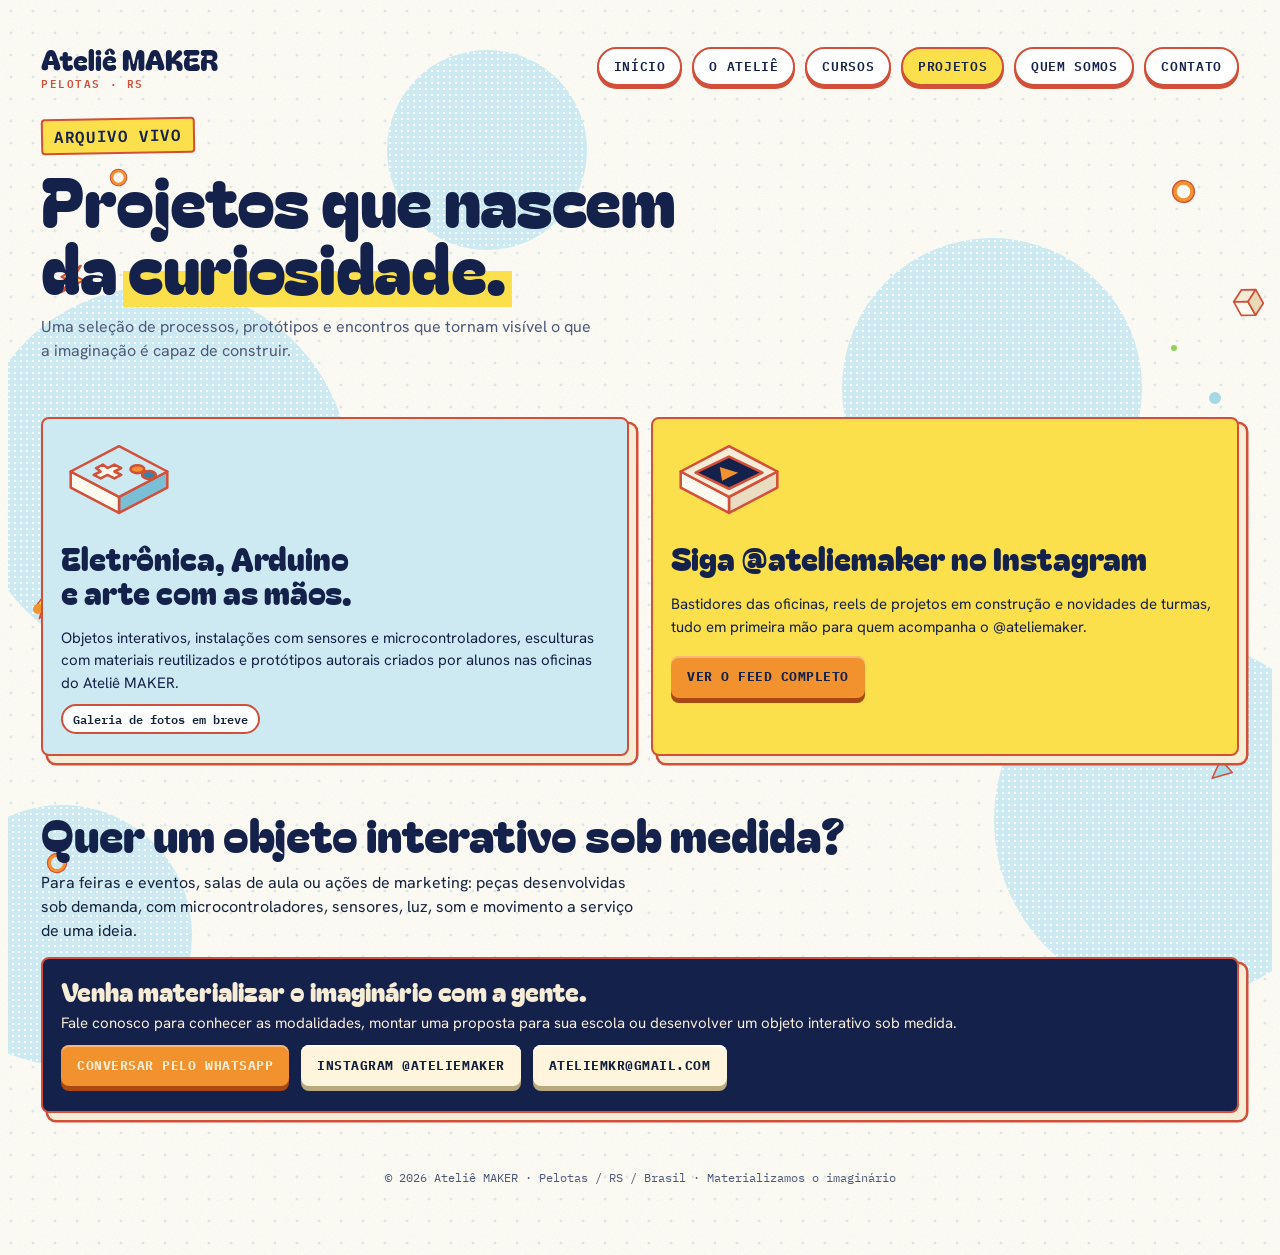
<file: projetos.html>
<!doctype html>
<html lang="pt-BR">
<head>
<meta charset="utf-8">
<meta name="viewport" content="width=device-width,initial-scale=1,viewport-fit=cover">
<title>Projetos — Ateliê MAKER</title>
<meta name="description" content="Projetos do Ateliê MAKER: eletrônica, Arduino e arte com as mãos.">
<link rel="preconnect" href="https://fonts.googleapis.com">
<link href="https://fonts.googleapis.com/css2?family=Bagel+Fat+One&family=Hanken+Grotesk:wght@400;500;700&family=IBM+Plex+Mono:wght@500;600&display=swap" rel="stylesheet">
<link rel="stylesheet" href="site.css">
</head>
<body class="page">
<svg width="0" height="0" style="position:absolute" aria-hidden="true" focusable="false">
  <defs>
    <symbol id="f1" viewBox="0 0 100 100"><g stroke="#6b3a1e" stroke-width="2.6" stroke-linejoin="round" stroke-linecap="round">
      <path fill="#8fcf9f" d="M24 30C8 33 3 62 14 78C23 74 29 58 31 42Z"/><path fill="#8fcf9f" d="M76 30C92 33 97 62 86 78C77 74 71 58 69 42Z"/>
      <path fill="#c9ecc7" d="M27 30C36 18 64 18 73 30C84 46 82 72 69 82C58 90 42 90 31 82C18 72 16 46 27 30Z"/>
      <path fill="none" d="M33 44L45 48M67 44L55 48"/><circle cx="41" cy="55" r="3" fill="#6b3a1e" stroke="none"/><circle cx="59" cy="55" r="3" fill="#6b3a1e" stroke="none"/><path fill="none" d="M44 70Q50 74 56 70"/></g></symbol>
    <symbol id="f2" viewBox="0 0 100 100"><g stroke="#6b3a1e" stroke-width="2.6" stroke-linejoin="round" stroke-linecap="round">
      <path fill="#e66d9f" d="M22 30C10 16 3 36 11 50C18 48 22 42 25 36Z"/><path fill="#e66d9f" d="M78 30C90 16 97 36 89 50C82 48 78 42 75 36Z"/>
      <path fill="#f9b6d3" d="M26 32C32 16 68 16 74 32C90 38 92 64 78 78C66 92 34 92 22 78C8 64 10 38 26 32Z"/>
      <ellipse cx="39" cy="52" rx="3" ry="4.2" fill="#6b3a1e" stroke="none"/><ellipse cx="61" cy="52" rx="3" ry="4.2" fill="#6b3a1e" stroke="none"/>
      <ellipse cx="50" cy="69" rx="6.5" ry="7.5" fill="#6b3a1e"/><ellipse cx="50" cy="72" rx="3.6" ry="3" fill="#f27a7a" stroke="none"/>
      <circle cx="30" cy="63" r="4" fill="#f27a7a" stroke="none" opacity=".6"/><circle cx="70" cy="63" r="4" fill="#f27a7a" stroke="none" opacity=".6"/></g></symbol>
    <symbol id="f3" viewBox="0 0 100 100"><g stroke="#6b3a1e" stroke-width="2.6" stroke-linejoin="round" stroke-linecap="round">
      <path fill="#55bfb4" d="M27 30C9 34 6 70 19 86C28 80 31 58 33 42Z"/><path fill="#55bfb4" d="M73 30C91 34 94 70 81 86C72 80 69 58 67 42Z"/>
      <path fill="#b4efe8" d="M28 30C36 19 64 19 72 30C82 46 80 70 68 80C58 88 42 88 32 80C20 70 18 46 28 30Z"/>
      <path fill="none" d="M35 53Q40 47 45 53M55 53Q60 47 65 53"/><path fill="none" d="M40 66Q50 77 60 66"/>
      <circle cx="31" cy="62" r="3.6" fill="#f5a3b4" stroke="none" opacity=".7"/><circle cx="69" cy="62" r="3.6" fill="#f5a3b4" stroke="none" opacity=".7"/></g></symbol>

    <symbol id="i1" viewBox="0 0 100 80"><g stroke="#d24f3a" stroke-width="2.2" stroke-linejoin="round"><polygon fill="#e9dcc0" points="50,52 92,30 92,44 50,66"/><polygon fill="#fffaf0" points="8,30 50,52 50,66 8,44"/><polygon fill="#f7ecd6" points="50,8 92,30 50,52 8,30"/><polygon fill="#14214a" points="50,17 79,31 50,45 21,31"/><polygon fill="#f2922e" stroke="none" points="42,26 58,31 44,38"/></g></symbol>
    <symbol id="i2" viewBox="0 0 100 80"><g stroke="#d24f3a" stroke-width="2.2" stroke-linejoin="round"><polygon fill="#7bbfd6" points="50,52 92,30 92,44 50,66"/><polygon fill="#fffaf0" points="8,30 50,52 50,66 8,44"/><polygon fill="#cdeaf2" points="50,8 92,30 50,52 8,30"/><polygon fill="#fffaf0" points="30,27 36,24 40,27 46,24 52,27 46,30 52,33 46,36 40,33 34,36 28,33 34,30"/><ellipse cx="66" cy="28" rx="6" ry="3.4" fill="#f2922e"/><ellipse cx="76" cy="33" rx="6" ry="3.4" fill="#2f86b0"/></g></symbol>
    <symbol id="i3" viewBox="0 0 100 80"><g stroke="#d24f3a" stroke-width="2.2" stroke-linejoin="round"><polygon fill="#5fa86a" points="50,52 92,30 92,44 50,66"/><polygon fill="#e9f5d8" points="8,30 50,52 50,66 8,44"/><polygon fill="#8fd35c" points="50,8 92,30 50,52 8,30"/><polygon fill="#14214a" points="50,20 70,30 50,40 30,30"/><g fill="#fbdf4b" stroke-width="1.4"><polygon points="20,31 25,28 29,30 24,33"/><polygon points="26,34 31,31 35,33 30,36"/><polygon points="68,36 73,33 77,35 72,38"/><polygon points="74,32 79,29 83,31 78,34"/></g></g></symbol>
    <symbol id="cf-bolt" viewBox="0 0 24 32"><polygon points="14,1 2,18 11,18 8,31 22,12 13,12" fill="#fbdf4b" stroke="#d24f3a" stroke-width="1.8" stroke-linejoin="round"/></symbol>
    <symbol id="cf-cube" viewBox="0 0 30 34"><g stroke="#d24f3a" stroke-width="1.8" stroke-linejoin="round"><polygon points="15,2 28,9 15,16 2,9" fill="#f7ecd6"/><polygon points="2,9 15,16 15,32 2,25" fill="#fffaf0"/><polygon points="15,16 28,9 28,25 15,32" fill="#ead9b5"/></g></symbol>
    <symbol id="cf-tri" viewBox="0 0 30 30"><polygon points="4,24 27,16 13,2" fill="#a6d8e6" stroke="#d24f3a" stroke-width="1.8" stroke-linejoin="round"/></symbol>
    <symbol id="cf-note" viewBox="0 0 26 32"><path d="M9 5L21 2V21" fill="none" stroke="#14214a" stroke-width="2.6" stroke-linecap="round"/><ellipse cx="6.5" cy="25" rx="5.5" ry="4" fill="#14214a"/><ellipse cx="18.5" cy="22" rx="5.5" ry="4" fill="#14214a"/></symbol>
    <symbol id="cf-ring" viewBox="0 0 24 24"><circle cx="12" cy="12" r="8.5" fill="none" stroke="#f2922e" stroke-width="4"/><circle cx="12" cy="12" r="10.5" fill="none" stroke="#d24f3a" stroke-width="1.2"/></symbol>
    <symbol id="cloud" viewBox="0 0 120 70"><g stroke="#d24f3a" stroke-width="2.4" stroke-linejoin="round" stroke-linecap="round"><path fill="#e6f4f8" d="M24 62C6 62 2 40 20 36C18 16 42 10 52 26C60 6 94 10 92 34C112 30 120 56 100 62Z"/><path fill="none" d="M30 50C36 44 44 44 48 48M66 40C72 34 80 36 82 42"/></g></symbol>
  </defs>
</svg>
<main class="desk">
<div class="bg" aria-hidden="true">
<i class="blob" style="left:-3%;top:22%;width:380px;height:380px"></i>
<i class="blob" style="left:66%;top:18%;width:300px;height:300px"></i>
<i class="blob" style="left:-6%;top:66%;width:260px;height:260px"></i>
<i class="blob" style="left:78%;top:52%;width:360px;height:360px"></i>
<i class="blob" style="left:30%;top:2%;width:200px;height:200px"></i>
<svg class="cf" style="left:4%;top:20%;width:26px;height:35px;transform:rotate(25deg)"><use href="#cf-bolt"/></svg>

<svg class="cf" style="left:7%;top:41%;width:26px;height:26px;transform:rotate(-19deg)"><use href="#cf-tri"/></svg>

<svg class="cf" style="left:3%;top:70%;width:22px;height:22px;transform:rotate(-24deg)"><use href="#cf-ring"/></svg>










<svg class="cf" style="left:94%;top:35%;width:26px;height:35px;transform:rotate(-10deg)"><use href="#cf-bolt"/></svg>
<svg class="cf" style="left:90%;top:48%;width:33px;height:37px;transform:rotate(7deg)"><use href="#cf-cube"/></svg>
<svg class="cf" style="left:95%;top:62%;width:26px;height:26px;transform:rotate(3deg)"><use href="#cf-tri"/></svg>






<svg class="cf" style="left:92%;top:13%;width:25px;height:25px;transform:rotate(-10deg)"><use href="#cf-ring"/></svg>
<svg class="cf" style="left:2%;top:48%;width:20px;height:27px;transform:rotate(2deg)"><use href="#cf-bolt"/></svg>
<svg class="cf" style="left:97%;top:22%;width:29px;height:33px;transform:rotate(-29deg)"><use href="#cf-cube"/></svg>


<svg class="cf" style="left:8%;top:12%;width:19px;height:19px;transform:rotate(24deg)"><use href="#cf-ring"/></svg>

<i class="dt" style="left:4%;top:15%;width:8px;height:8px;background:#f6a9b8"></i>






<i class="dt" style="left:92%;top:27%;width:6px;height:6px;background:#8fd35c"></i>



<i class="dt" style="left:95%;top:31%;width:12px;height:12px;background:#a6d8e6"></i>


<i class="dt" style="left:2%;top:49%;width:10px;height:10px;background:#f2922e"></i>
<i class="dt" style="left:4%;top:41%;width:8px;height:8px;background:#fbdf4b"></i>









</div>
  <nav class="nav" aria-label="Principal">
    <a class="brand" href="./">Ateliê MAKER<small>Pelotas · RS</small></a>
    <div class="links"><a href="./">Início</a><a href="o-atelie.html">O ateliê</a><a href="cursos.html">Cursos</a><a href="projetos.html" aria-current="page">Projetos</a><a href="quem-somos.html">Quem somos</a><a href="contato.html">Contato</a></div>
  </nav>
  <header class="hero">
    <p class="kick">Arquivo vivo</p>
    <h1>Projetos que nascem da <mark>curiosidade.</mark></h1>
    <p class="lede">Uma seleção de processos, protótipos e encontros que tornam visível o que a imaginação é capaz de construir.</p>
  </header>
  <section class="sec">
    <div class="cards c2">
      <article class="card p slab"><svg class="ico" aria-hidden="true"><use href="#i2"/></svg><h3>Eletrônica, Arduino e arte com as mãos.</h3><p>Objetos interativos, instalações com sensores e microcontroladores, esculturas com materiais reutilizados e protótipos autorais criados por alunos nas oficinas do Ateliê MAKER.</p><span class="chip">Galeria de fotos em breve</span></article>
      <article class="card y slab"><svg class="ico" aria-hidden="true"><use href="#i1"/></svg><h3>Siga @ateliemaker no Instagram</h3><p>Bastidores das oficinas, reels de projetos em construção e novidades de turmas, tudo em primeira mão para quem acompanha o @ateliemaker.</p><div class="btnrow"><a class="cta" href="https://www.instagram.com/ateliemaker/">Ver o feed completo</a></div></article>
    </div>
  </section>
  <section class="sec">
    <h2>Quer um objeto interativo sob medida?</h2>
    <p>Para feiras e eventos, salas de aula ou ações de marketing: peças desenvolvidas sob demanda, com microcontroladores, sensores, luz, som e movimento a serviço de uma ideia.</p>
    <article class="card d"><h3>Venha materializar o imaginário com a gente.</h3><p>Fale conosco para conhecer as modalidades, montar uma proposta para sua escola ou desenvolver um objeto interativo sob medida.</p><div class="btnrow"><a class="cta" href="https://wa.me/5553981183795?text=Ol%C3%A1!%20Vim%20pelo%20site%20do%20Ateli%C3%AA%20MAKER%20e%20gostaria%20de%20conversar.">Conversar pelo WhatsApp</a><a class="cta cream" href="https://www.instagram.com/ateliemaker/">Instagram @ateliemaker</a><a class="cta cream" href="mailto:ateliemkr@gmail.com">ateliemkr@gmail.com</a></div></article>
  </section>

  <p class="foot">© 2026 Ateliê MAKER · Pelotas / RS / Brasil · Materializamos o imaginário</p>
</main>
</body>
</html>
</file>
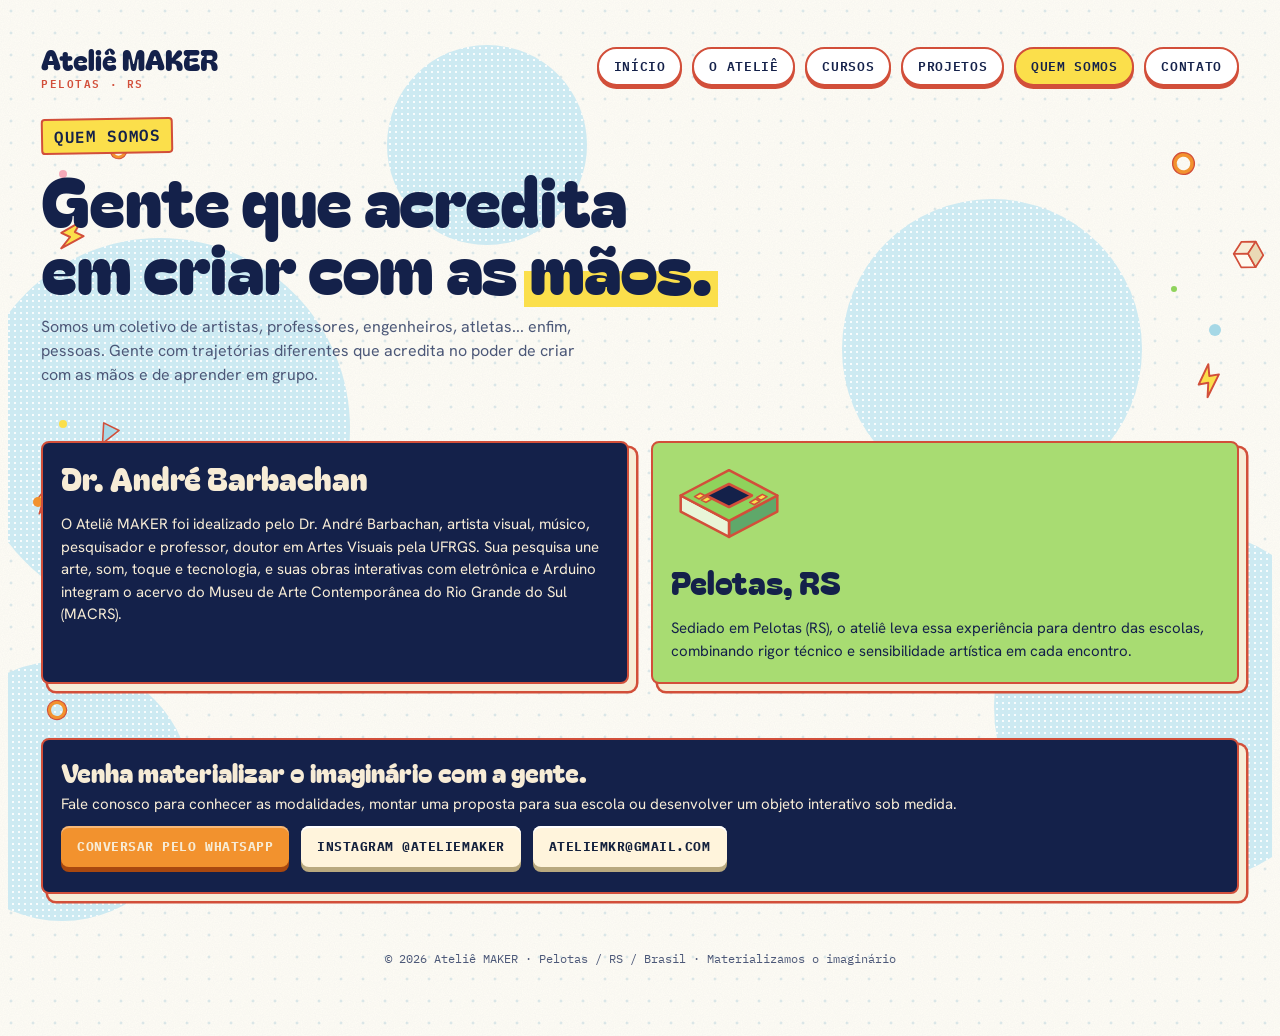
<file: quem-somos.html>
<!doctype html>
<html lang="pt-BR">
<head>
<meta charset="utf-8">
<meta name="viewport" content="width=device-width,initial-scale=1,viewport-fit=cover">
<title>Quem somos — Ateliê MAKER</title>
<meta name="description" content="Um coletivo de artistas, professores, engenheiros, atletas e pessoas que acreditam em criar com as mãos.">
<link rel="preconnect" href="https://fonts.googleapis.com">
<link href="https://fonts.googleapis.com/css2?family=Bagel+Fat+One&family=Hanken+Grotesk:wght@400;500;700&family=IBM+Plex+Mono:wght@500;600&display=swap" rel="stylesheet">
<link rel="stylesheet" href="site.css">
</head>
<body class="page">
<svg width="0" height="0" style="position:absolute" aria-hidden="true" focusable="false">
  <defs>
    <symbol id="f1" viewBox="0 0 100 100"><g stroke="#6b3a1e" stroke-width="2.6" stroke-linejoin="round" stroke-linecap="round">
      <path fill="#8fcf9f" d="M24 30C8 33 3 62 14 78C23 74 29 58 31 42Z"/><path fill="#8fcf9f" d="M76 30C92 33 97 62 86 78C77 74 71 58 69 42Z"/>
      <path fill="#c9ecc7" d="M27 30C36 18 64 18 73 30C84 46 82 72 69 82C58 90 42 90 31 82C18 72 16 46 27 30Z"/>
      <path fill="none" d="M33 44L45 48M67 44L55 48"/><circle cx="41" cy="55" r="3" fill="#6b3a1e" stroke="none"/><circle cx="59" cy="55" r="3" fill="#6b3a1e" stroke="none"/><path fill="none" d="M44 70Q50 74 56 70"/></g></symbol>
    <symbol id="f2" viewBox="0 0 100 100"><g stroke="#6b3a1e" stroke-width="2.6" stroke-linejoin="round" stroke-linecap="round">
      <path fill="#e66d9f" d="M22 30C10 16 3 36 11 50C18 48 22 42 25 36Z"/><path fill="#e66d9f" d="M78 30C90 16 97 36 89 50C82 48 78 42 75 36Z"/>
      <path fill="#f9b6d3" d="M26 32C32 16 68 16 74 32C90 38 92 64 78 78C66 92 34 92 22 78C8 64 10 38 26 32Z"/>
      <ellipse cx="39" cy="52" rx="3" ry="4.2" fill="#6b3a1e" stroke="none"/><ellipse cx="61" cy="52" rx="3" ry="4.2" fill="#6b3a1e" stroke="none"/>
      <ellipse cx="50" cy="69" rx="6.5" ry="7.5" fill="#6b3a1e"/><ellipse cx="50" cy="72" rx="3.6" ry="3" fill="#f27a7a" stroke="none"/>
      <circle cx="30" cy="63" r="4" fill="#f27a7a" stroke="none" opacity=".6"/><circle cx="70" cy="63" r="4" fill="#f27a7a" stroke="none" opacity=".6"/></g></symbol>
    <symbol id="f3" viewBox="0 0 100 100"><g stroke="#6b3a1e" stroke-width="2.6" stroke-linejoin="round" stroke-linecap="round">
      <path fill="#55bfb4" d="M27 30C9 34 6 70 19 86C28 80 31 58 33 42Z"/><path fill="#55bfb4" d="M73 30C91 34 94 70 81 86C72 80 69 58 67 42Z"/>
      <path fill="#b4efe8" d="M28 30C36 19 64 19 72 30C82 46 80 70 68 80C58 88 42 88 32 80C20 70 18 46 28 30Z"/>
      <path fill="none" d="M35 53Q40 47 45 53M55 53Q60 47 65 53"/><path fill="none" d="M40 66Q50 77 60 66"/>
      <circle cx="31" cy="62" r="3.6" fill="#f5a3b4" stroke="none" opacity=".7"/><circle cx="69" cy="62" r="3.6" fill="#f5a3b4" stroke="none" opacity=".7"/></g></symbol>

    <symbol id="i1" viewBox="0 0 100 80"><g stroke="#d24f3a" stroke-width="2.2" stroke-linejoin="round"><polygon fill="#e9dcc0" points="50,52 92,30 92,44 50,66"/><polygon fill="#fffaf0" points="8,30 50,52 50,66 8,44"/><polygon fill="#f7ecd6" points="50,8 92,30 50,52 8,30"/><polygon fill="#14214a" points="50,17 79,31 50,45 21,31"/><polygon fill="#f2922e" stroke="none" points="42,26 58,31 44,38"/></g></symbol>
    <symbol id="i2" viewBox="0 0 100 80"><g stroke="#d24f3a" stroke-width="2.2" stroke-linejoin="round"><polygon fill="#7bbfd6" points="50,52 92,30 92,44 50,66"/><polygon fill="#fffaf0" points="8,30 50,52 50,66 8,44"/><polygon fill="#cdeaf2" points="50,8 92,30 50,52 8,30"/><polygon fill="#fffaf0" points="30,27 36,24 40,27 46,24 52,27 46,30 52,33 46,36 40,33 34,36 28,33 34,30"/><ellipse cx="66" cy="28" rx="6" ry="3.4" fill="#f2922e"/><ellipse cx="76" cy="33" rx="6" ry="3.4" fill="#2f86b0"/></g></symbol>
    <symbol id="i3" viewBox="0 0 100 80"><g stroke="#d24f3a" stroke-width="2.2" stroke-linejoin="round"><polygon fill="#5fa86a" points="50,52 92,30 92,44 50,66"/><polygon fill="#e9f5d8" points="8,30 50,52 50,66 8,44"/><polygon fill="#8fd35c" points="50,8 92,30 50,52 8,30"/><polygon fill="#14214a" points="50,20 70,30 50,40 30,30"/><g fill="#fbdf4b" stroke-width="1.4"><polygon points="20,31 25,28 29,30 24,33"/><polygon points="26,34 31,31 35,33 30,36"/><polygon points="68,36 73,33 77,35 72,38"/><polygon points="74,32 79,29 83,31 78,34"/></g></g></symbol>
    <symbol id="cf-bolt" viewBox="0 0 24 32"><polygon points="14,1 2,18 11,18 8,31 22,12 13,12" fill="#fbdf4b" stroke="#d24f3a" stroke-width="1.8" stroke-linejoin="round"/></symbol>
    <symbol id="cf-cube" viewBox="0 0 30 34"><g stroke="#d24f3a" stroke-width="1.8" stroke-linejoin="round"><polygon points="15,2 28,9 15,16 2,9" fill="#f7ecd6"/><polygon points="2,9 15,16 15,32 2,25" fill="#fffaf0"/><polygon points="15,16 28,9 28,25 15,32" fill="#ead9b5"/></g></symbol>
    <symbol id="cf-tri" viewBox="0 0 30 30"><polygon points="4,24 27,16 13,2" fill="#a6d8e6" stroke="#d24f3a" stroke-width="1.8" stroke-linejoin="round"/></symbol>
    <symbol id="cf-note" viewBox="0 0 26 32"><path d="M9 5L21 2V21" fill="none" stroke="#14214a" stroke-width="2.6" stroke-linecap="round"/><ellipse cx="6.5" cy="25" rx="5.5" ry="4" fill="#14214a"/><ellipse cx="18.5" cy="22" rx="5.5" ry="4" fill="#14214a"/></symbol>
    <symbol id="cf-ring" viewBox="0 0 24 24"><circle cx="12" cy="12" r="8.5" fill="none" stroke="#f2922e" stroke-width="4"/><circle cx="12" cy="12" r="10.5" fill="none" stroke="#d24f3a" stroke-width="1.2"/></symbol>
    <symbol id="cloud" viewBox="0 0 120 70"><g stroke="#d24f3a" stroke-width="2.4" stroke-linejoin="round" stroke-linecap="round"><path fill="#e6f4f8" d="M24 62C6 62 2 40 20 36C18 16 42 10 52 26C60 6 94 10 92 34C112 30 120 56 100 62Z"/><path fill="none" d="M30 50C36 44 44 44 48 48M66 40C72 34 80 36 82 42"/></g></symbol>
  </defs>
</svg>
<main class="desk">
<div class="bg" aria-hidden="true">
<i class="blob" style="left:-3%;top:22%;width:380px;height:380px"></i>
<i class="blob" style="left:66%;top:18%;width:300px;height:300px"></i>
<i class="blob" style="left:-6%;top:66%;width:260px;height:260px"></i>
<i class="blob" style="left:78%;top:52%;width:360px;height:360px"></i>
<i class="blob" style="left:30%;top:2%;width:200px;height:200px"></i>
<svg class="cf" style="left:4%;top:20%;width:26px;height:35px;transform:rotate(25deg)"><use href="#cf-bolt"/></svg>

<svg class="cf" style="left:7%;top:41%;width:26px;height:26px;transform:rotate(-19deg)"><use href="#cf-tri"/></svg>

<svg class="cf" style="left:3%;top:70%;width:22px;height:22px;transform:rotate(-24deg)"><use href="#cf-ring"/></svg>










<svg class="cf" style="left:94%;top:35%;width:26px;height:35px;transform:rotate(-10deg)"><use href="#cf-bolt"/></svg>
<svg class="cf" style="left:90%;top:48%;width:33px;height:37px;transform:rotate(7deg)"><use href="#cf-cube"/></svg>
<svg class="cf" style="left:95%;top:62%;width:26px;height:26px;transform:rotate(3deg)"><use href="#cf-tri"/></svg>






<svg class="cf" style="left:92%;top:13%;width:25px;height:25px;transform:rotate(-10deg)"><use href="#cf-ring"/></svg>
<svg class="cf" style="left:2%;top:48%;width:20px;height:27px;transform:rotate(2deg)"><use href="#cf-bolt"/></svg>
<svg class="cf" style="left:97%;top:22%;width:29px;height:33px;transform:rotate(-29deg)"><use href="#cf-cube"/></svg>


<svg class="cf" style="left:8%;top:12%;width:19px;height:19px;transform:rotate(24deg)"><use href="#cf-ring"/></svg>

<i class="dt" style="left:4%;top:15%;width:8px;height:8px;background:#f6a9b8"></i>






<i class="dt" style="left:92%;top:27%;width:6px;height:6px;background:#8fd35c"></i>



<i class="dt" style="left:95%;top:31%;width:12px;height:12px;background:#a6d8e6"></i>


<i class="dt" style="left:2%;top:49%;width:10px;height:10px;background:#f2922e"></i>
<i class="dt" style="left:4%;top:41%;width:8px;height:8px;background:#fbdf4b"></i>









</div>
  <nav class="nav" aria-label="Principal">
    <a class="brand" href="./">Ateliê MAKER<small>Pelotas · RS</small></a>
    <div class="links"><a href="./">Início</a><a href="o-atelie.html">O ateliê</a><a href="cursos.html">Cursos</a><a href="projetos.html">Projetos</a><a href="quem-somos.html" aria-current="page">Quem somos</a><a href="contato.html">Contato</a></div>
  </nav>
  <header class="hero">
    <p class="kick">Quem somos</p>
    <h1>Gente que acredita em criar com as <mark>mãos.</mark></h1>
    <p class="lede">Somos um coletivo de artistas, professores, engenheiros, atletas... enfim, pessoas. Gente com trajetórias diferentes que acredita no poder de criar com as mãos e de aprender em grupo.</p>
  </header>
  <section class="sec">
    <div class="cards c2">
      <article class="card d slab"><h3>Dr. André Barbachan</h3><p>O Ateliê MAKER foi idealizado pelo Dr. André Barbachan, artista visual, músico, pesquisador e professor, doutor em Artes Visuais pela UFRGS. Sua pesquisa une arte, som, toque e tecnologia, e suas obras interativas com eletrônica e Arduino integram o acervo do Museu de Arte Contemporânea do Rio Grande do Sul (MACRS).</p></article>
      <article class="card t slab"><svg class="ico" aria-hidden="true"><use href="#i3"/></svg><h3>Pelotas, RS</h3><p>Sediado em Pelotas (RS), o ateliê leva essa experiência para dentro das escolas, combinando rigor técnico e sensibilidade artística em cada encontro.</p></article>
    </div>
  </section>
  <section class="sec">
    <article class="card d"><h3>Venha materializar o imaginário com a gente.</h3><p>Fale conosco para conhecer as modalidades, montar uma proposta para sua escola ou desenvolver um objeto interativo sob medida.</p><div class="btnrow"><a class="cta" href="https://wa.me/5553981183795?text=Ol%C3%A1!%20Vim%20pelo%20site%20do%20Ateli%C3%AA%20MAKER%20e%20gostaria%20de%20conversar.">Conversar pelo WhatsApp</a><a class="cta cream" href="https://www.instagram.com/ateliemaker/">Instagram @ateliemaker</a><a class="cta cream" href="mailto:ateliemkr@gmail.com">ateliemkr@gmail.com</a></div></article>
  </section>

  <p class="foot">© 2026 Ateliê MAKER · Pelotas / RS / Brasil · Materializamos o imaginário</p>
</main>
</body>
</html>
</file>
<file: site.css>
/* Mesa cheia de ideias: papel creme com grão, molduras laranja e azul, cartões coloridos em volta do jogo, painel escuro com os 3 níveis. Look único e deliberado (sem tema escuro). */
:root{
  --paper:#f6ead0;--paper2:#fcf5e2;--ink:#3a2d2a;--soft:#6b5a50;
  --blue:#2b78b5;--orange:#e8782b;--yellow:#f2c52e;--pink:#f3a0c4;--teal:#79d3c8;--mint:#9bd8a8;--red:#e5483b;--dark:#33292a;
  --navy:#14213d;--line:#8f9bb5;--lamp:#ecc92a;--disc:#1f1f1d;--pos:#ef4444;--neg:#2f6fdf;--bad:#d6342a;
  --display:"Bagel Fat One","Arial Rounded MT Bold","Hanken Grotesk",system-ui,sans-serif;
  --sans:"Hanken Grotesk",system-ui,sans-serif;
  --mono:"IBM Plex Mono",ui-monospace,Menlo,monospace;
  --hard:5px 5px 0 rgba(58,45,42,.88);
  color-scheme:light;
}
*{box-sizing:border-box}
html,body{margin:0}
body{
  color:var(--ink);font-family:var(--sans);font-size:16px;line-height:1.5;
  background-color:var(--paper);
  background-image:
    url("data:image/svg+xml;utf8,<svg xmlns='http://www.w3.org/2000/svg' width='220' height='220'><filter id='n'><feTurbulence type='fractalNoise' baseFrequency='.85' numOctaves='2' stitchTiles='stitch'/><feColorMatrix values='0 0 0 0 .42  0 0 0 0 .28  0 0 0 0 .1  0 0 0 .11 0'/></filter><rect width='100%' height='100%' filter='url(%23n)'/></svg>"),
    radial-gradient(rgba(150,105,40,.20) 1.3px,transparent 1.7px);
  background-size:220px 220px,22px 22px;
  padding-left:max(22px,env(safe-area-inset-left,0px));
  padding-right:max(22px,env(safe-area-inset-right,0px));
  padding-block:26px 48px;
}
.desk{position:relative;max-width:1260px;margin:0 auto;border:3px solid var(--blue);border-radius:22px;outline:3px solid var(--orange);outline-offset:7px;padding:clamp(16px,3vw,34px)}
h1,h2,h3{font-family:var(--display);font-weight:400;margin:0;text-wrap:balance}

/* cabeçalho */
.head{display:grid;grid-template-columns:auto minmax(0,1fr) auto;gap:18px clamp(16px,3vw,34px);align-items:start;margin-bottom:28px}
.tallywrap{display:flex;flex-direction:column;gap:10px}
.bar1{width:88px;height:26px;background:var(--orange);border-radius:3px}
.tally{display:flex;flex-direction:column;gap:6px}
.n{display:flex;align-items:center;gap:8px;font-family:var(--mono);font-weight:600;font-size:22px;line-height:1.05;color:#3f8f84}
.n i{width:18px;height:18px;border-radius:4px;border:2.5px solid #3f8f84}
.n.now i{background:var(--yellow);border-color:var(--ink);animation:blink 1s steps(2) infinite}
.n.done i{background:var(--mint);border-color:var(--ink)}
.n.done b{text-decoration:line-through;text-decoration-thickness:3px;text-decoration-color:var(--orange)}
@keyframes blink{50%{opacity:.35}}
.kick{display:inline-block;margin:0 0 12px;padding:4px 11px;background:var(--pink);border-radius:4px;transform:rotate(-1deg);font-family:var(--mono);font-weight:600;font-size:clamp(12px,1.7vw,16px);letter-spacing:.04em;text-transform:uppercase}
h1{font-size:clamp(38px,6.4vw,80px);line-height:.98;letter-spacing:-.005em}
h1 mark{color:inherit;background:linear-gradient(transparent 52%,var(--yellow) 52% 92%,transparent 92%);padding:0 .08em;margin:0 -.08em}
.lede{margin:16px 0 0;max-width:62ch;color:var(--soft)}
.ticket{position:relative;width:156px;padding:12px 12px 10px;background:var(--pink);border:2px solid var(--ink);border-radius:4px;box-shadow:4px 4px 0 var(--ink);transform:rotate(4deg);font-family:var(--mono);font-size:11px;font-weight:600;line-height:1.25;text-transform:uppercase}
.ticket b{display:block;font-family:var(--display);font-weight:400;font-size:21px;line-height:1;margin:2px 0 8px}
.ticket div{border-top:2px dashed var(--ink);padding-top:6px}
.ticket::before,.ticket::after{content:"";position:absolute;top:56%;width:14px;height:14px;background:var(--paper);border:2px solid var(--ink);border-radius:50%}
.ticket::before{left:-9px}.ticket::after{right:-9px}

/* mesa */
.table{display:grid;grid-template-columns:minmax(190px,250px) minmax(0,1fr) minmax(190px,250px);gap:clamp(16px,2vw,26px);align-items:start}
.col{display:flex;flex-direction:column;gap:20px}
.col.r{margin-top:46px}
.center{min-width:0;display:flex;flex-direction:column;gap:16px}
.tile{position:relative;padding:12px 14px 16px;background:var(--yellow);border:3px solid var(--orange);border-radius:6px;box-shadow:var(--hard);transform:rotate(-1.4deg)}
.tile.pk{background:var(--pink);transform:rotate(1.3deg)}
.tile.tl{background:var(--teal);transform:rotate(-.8deg)}
.tile .face{display:block;width:76px;height:76px;margin:0 auto 4px;transform:rotate(-4deg)}
.tile h3{font-size:23px;line-height:1.05;margin:0 0 6px}
.tile p{margin:0;font-size:14px;line-height:1.4}
.note{position:relative;padding:36px 16px 18px;background:var(--blue);color:#fff;border-radius:4px;box-shadow:var(--hard);transform:rotate(1.6deg)}
.note h3{font-size:23px;line-height:1.05;margin:0 0 8px}
.note p{margin:0;font-size:14px;line-height:24px;background:repeating-linear-gradient(transparent 0 22px,rgba(255,255,255,.5) 22px 24px)}
.spiral{position:absolute;left:6px;right:6px;top:-13px;height:32px;width:calc(100% - 12px)}
.burst{position:relative;aspect-ratio:1;display:grid;place-items:center;text-align:center;transform:rotate(-7deg);margin:0 8px}
.burst svg{position:absolute;inset:0;width:100%;height:100%}
.burst span{position:relative;max-width:6.5em;font-family:var(--display);font-size:clamp(18px,2vw,23px);line-height:1.02}
.keys{display:flex;gap:10px;justify-content:center;transform:rotate(-3deg);margin-top:6px}
.keys span{display:grid;place-items:center;width:64px;height:58px;border-radius:10px;font-family:var(--mono);font-weight:600;font-size:13px;color:#fff;background:var(--orange);box-shadow:0 6px 0 #a9480f,inset 0 3px 0 rgba(255,255,255,.4)}
.keys .k2{background:#fff4dc;color:var(--ink);box-shadow:0 6px 0 #b9a97f,inset 0 3px 0 #fff}
.zig{display:block;width:100%;height:36px}
.coiled{display:block;width:100%;height:64px;margin:-6px 0}

/* jogo */
.stagewrap{position:relative}
.stagewrap::before{content:"";position:absolute;inset:-11px -13px -9px -9px;background:var(--teal);border-radius:20px;transform:rotate(-1.5deg)}
.stage{position:relative;background:var(--paper2);border:3px solid var(--blue);border-radius:16px;overflow:hidden;box-shadow:8px 8px 0 var(--orange)}
.stage svg{display:block;width:100%;height:auto;touch-action:none;user-select:none;-webkit-user-select:none}
.status{margin:6px 0 0;min-height:4.7em;background:#2f3b38;color:#f2d98a;border:3px solid #8a9a95;border-radius:8px;padding:10px 14px;font-family:var(--mono);font-size:13.5px;line-height:1.45;box-shadow:inset 0 0 0 2px #1d2523}
.status .k{display:block;font-size:11.5px;letter-spacing:.1em;text-transform:uppercase;color:var(--mint)}
.status .hint{display:block;margin-top:6px;color:#fff}
.status.bad{background:#3b2a29;color:#ffc2b8}
.status.bad .k{color:#ff8f7e}
.bar{display:flex;gap:12px;flex-wrap:wrap;justify-content:flex-end}
button,.cta{font-family:var(--mono);font-weight:600;font-size:13px;letter-spacing:.04em;text-transform:uppercase;border:0;border-radius:8px;padding:11px 16px;cursor:pointer;color:#fff;background:var(--orange);box-shadow:0 5px 0 #a9480f,inset 0 2px 0 rgba(255,255,255,.35);text-decoration:none;display:inline-flex;align-items:center;transition:transform .08s,box-shadow .08s}
button:hover,.cta:hover{background:#f08a3f}
button:active,.cta:active{transform:translateY(4px);box-shadow:0 1px 0 #a9480f}
button.cream{background:#fff4dc;color:var(--ink);box-shadow:0 5px 0 #b9a97f,inset 0 2px 0 #fff}
button.cream:hover{background:#fff}
button.cream:active{box-shadow:0 1px 0 #b9a97f}
button:focus-visible,.cta:focus-visible{outline:3px solid var(--blue);outline-offset:3px}
.win{display:flex;flex-direction:column;gap:10px;padding:16px 18px 18px;background:var(--yellow);border:3px solid var(--orange);border-radius:10px;box-shadow:var(--hard);transform:rotate(-.6deg)}
.win[hidden]{display:none!important}
.win h2{font-size:clamp(26px,4.6vw,38px);line-height:1.05}
.win p{margin:0;max-width:56ch}
.win .row{display:flex;gap:12px;flex-wrap:wrap;padding-bottom:5px}

/* painel escuro com os 3 níveis */
.dock{position:relative;margin-top:34px;padding:22px 58px 18px 22px;background:var(--dark);border-radius:14px;color:#f6ead0;display:flex;flex-direction:column;gap:16px}
.track{display:grid;grid-template-columns:minmax(0,1fr) minmax(36px,.55fr) minmax(0,1fr) minmax(36px,.55fr) minmax(0,1fr);align-items:center}
.slot{position:relative;min-height:156px;display:flex;flex-direction:column;justify-content:space-between;overflow:hidden;border:2px solid #4f9fbf;background-image:linear-gradient(#3d7f99 1.5px,transparent 1.5px),linear-gradient(90deg,#3d7f99 1.5px,transparent 1.5px);background-size:16px 16px;background-position:-1px -1px}
.slot .strip{height:18px;background:var(--orange);position:relative;z-index:1}
.slot.now .strip{background:var(--yellow)}
.slot.done .strip{background:var(--mint)}
.slot .fill{position:absolute;left:0;right:0;bottom:0;height:0;background:var(--mint);opacity:.92;transition:height .7s ease}
.slot.done .fill{height:38%}
.slot .meta{position:relative;z-index:1;padding:8px 10px 10px;font-family:var(--mono)}
.slot .num{display:block;font-size:30px;font-weight:600;line-height:1;color:#a7e0f0}
.slot .nm{display:block;margin-top:4px;font-size:12px;font-weight:600;letter-spacing:.06em;text-transform:uppercase;line-height:1.2}
.slot.done .nm,.slot.done .st{color:var(--dark)}
.slot .st{display:block;margin-top:3px;font-size:11px;letter-spacing:.04em;color:#c9b99a}
.slot.now .st{color:var(--yellow)}
.link svg{display:block;width:100%;height:84px}
.link .cb{fill:none;stroke:#f6ead0;stroke-width:3.4;stroke-linecap:round}
.link .pl{fill:var(--orange)}
.link.on .cb{stroke:var(--yellow)}
.prog{position:relative;height:8px;background:#f6ead0;border-radius:2px}
.prog i{position:absolute;left:0;top:0;bottom:0;width:0;background:var(--yellow);border-radius:2px;transition:width .7s ease}
.prog u{position:absolute;top:-5px;bottom:-5px;width:3px;background:#f6ead0;text-decoration:none}
.dockfoot{display:flex;justify-content:space-between;align-items:center;gap:8px 18px;flex-wrap:wrap;font-family:var(--mono);font-size:12px}
.dockfoot span{color:#c9b99a}
button.skipbtn{background:none;box-shadow:none;border-radius:2px;color:#f6ead0;font-size:12.5px;text-transform:none;letter-spacing:0;font-weight:500;text-decoration:underline;text-underline-offset:4px;padding:6px 2px}
button.skipbtn:hover{background:none;color:var(--yellow)}
button.skipbtn:active{transform:none}
button.skipbtn:focus-visible{outline-color:var(--yellow)}
.vert{position:absolute;right:18px;top:20px;bottom:20px;writing-mode:vertical-rl;overflow:hidden;white-space:nowrap;font-family:var(--mono);font-weight:600;font-size:12px;letter-spacing:.08em;font-size:11px;text-transform:uppercase;color:var(--orange);text-align:center}

/* dentro do ateliê */
.drawer{margin-top:36px}
.lock{display:flex;align-items:center;gap:16px;padding:16px 20px;border:3px dashed var(--ink);border-radius:12px;background:rgba(255,255,255,.4)}
.lock[hidden],.inside[hidden]{display:none!important}
.lock svg{flex:none;width:38px;height:38px}
.lock p{margin:0;font-family:var(--mono);font-size:13.5px;line-height:1.45}
.inside h2{font-size:clamp(34px,5.4vw,56px);line-height:1;margin:0 0 8px}
.inside h2:focus{outline:none}
.skipnote{margin:0 0 18px;padding:10px 14px;background:var(--mint);border:2px solid var(--ink);border-radius:8px;max-width:62ch}
.skipnote[hidden]{display:none!important}
.cards{display:grid;grid-template-columns:repeat(auto-fit,minmax(min(100%,260px),1fr));gap:22px;margin-top:20px}
.card{padding:18px 18px 20px;border:3px solid var(--ink);border-radius:10px;box-shadow:6px 6px 0 var(--ink);background:var(--paper2)}
.card.y{background:var(--yellow)}.card.p{background:var(--pink)}.card.t{background:var(--teal)}.card.b{background:var(--blue);color:#fff}.card.d{background:var(--dark);color:#f6ead0}
.card h3{font-size:26px;line-height:1.05;margin:0 0 8px}
.card p{margin:0 0 10px;font-size:15px}
.card p:last-child{margin-bottom:0}
.card a{color:inherit;font-weight:700;text-underline-offset:3px}
.chips{display:flex;gap:8px;flex-wrap:wrap;margin-top:10px}
.chip{display:inline-flex;align-items:center;gap:6px;padding:4px 10px;background:#fff;color:var(--ink);border:2px solid var(--ink);border-radius:99px;font-family:var(--mono);font-size:12px;font-weight:600}
.chip i{width:11px;height:11px;border-radius:50%;border:2px solid var(--ink)}
.open .card{animation:pop .5s both}
.open .card:nth-child(2){animation-delay:.07s}.open .card:nth-child(3){animation-delay:.14s}.open .card:nth-child(4){animation-delay:.21s}.open .card:nth-child(5){animation-delay:.28s}.open .card:nth-child(6){animation-delay:.35s}
@keyframes pop{from{opacity:0;transform:translateY(14px) rotate(-1.5deg)}}
.foot{margin:34px 0 0;text-align:center;font-family:var(--mono);font-size:12px;color:var(--soft)}

/* SVG do jogo */
.term-hit{fill:transparent;cursor:crosshair}
.jack{fill:#fff;stroke:#7f95bd;stroke-width:3}
.jack.minus{stroke:#2f6fdf}
.jack.plus{stroke:#ef4444}
.jack.hot,.jack.sel{stroke:#f5a50a;fill:#fff3c4}
.cable{fill:none;stroke:#2f6fdf;stroke-width:7;stroke-linecap:round}
.cable.pos{stroke:#ef4444}
.cshadow{fill:none;stroke:rgba(80,60,20,.22);stroke-width:8;stroke-linecap:round;transform:translate(0,3px)}
.coil{fill:none;stroke:#fff;stroke-opacity:.38;stroke-width:2.2;stroke-linecap:round;transform:translate(-1px,-1.6px)}
.coil.pos{stroke:#fff}
.wire-hit{fill:none;stroke:transparent;stroke-width:28;cursor:pointer}
.flow{fill:none;stroke:#ffe14d;stroke-width:3.4;stroke-linecap:round;stroke-dasharray:3 15;animation:flow .6s linear infinite}
@keyframes flow{to{stroke-dashoffset:-18}}
.move-hit{fill:transparent;cursor:grab}
.moving .move-hit{cursor:grabbing}
.lbl{font-family:var(--mono);font-weight:600;font-size:12px;fill:#3b4d76;letter-spacing:.04em}
.big{font-family:var(--display);font-weight:400;font-size:24px}
.sym{font-family:var(--mono);font-weight:600;font-size:20px}
.logo-word,.logo-tag{transition:opacity .9s ease}
.ray{transition:opacity .35s}
.ray.on{animation:pulse 1.1s ease-in-out infinite alternate}
@keyframes pulse{from{opacity:.7}to{opacity:1}}
.side{font-family:var(--mono);font-size:8.5px;letter-spacing:.06em;fill:#a39a80}

@media (max-width:1020px){
  .table{grid-template-columns:minmax(0,1fr)}
  .center{order:-1}
  .col,.col.r{margin-top:0;display:grid;grid-template-columns:repeat(auto-fit,minmax(220px,1fr));gap:24px 20px}
  .col .coiled,.col .zig,.col .keys{display:none}
  .head{grid-template-columns:auto minmax(0,1fr)}
  .ticket{display:none}
  .burst{max-width:240px;width:100%;justify-self:center}
}
@media (max-width:640px){
  body{padding-left:max(14px,env(safe-area-inset-left,0px));padding-right:max(14px,env(safe-area-inset-right,0px));padding-block:20px 36px}
  .desk{padding:14px 12px;outline-offset:5px}
  .stagewrap::before{inset:-8px -6px -6px -6px}
  .dock{padding:16px 14px 14px}
  .vert{display:none}
  .track{grid-template-columns:repeat(3,minmax(0,1fr));gap:8px}
  .link{display:none}
  .slot{min-height:120px}
  .slot .num{font-size:24px}
  .slot .nm{font-size:10px}
  .head{grid-template-columns:minmax(0,1fr)}
  .tallywrap{flex-direction:row;align-items:center;gap:14px}
  .tally{flex-direction:row;gap:14px}
  .bar1{width:42px;height:18px}
  .n{font-size:17px}
  .lock{align-items:flex-start}
}
@media (prefers-reduced-motion:reduce){.flow,.ray.on,.n.now i,.open .card{animation:none}.logo-word,.logo-tag,.ray,.slot .fill,.prog i{transition:none}}
/* ===== v6: referência isométrica (traço coral fino, blobs, confete) ===== */
:root{--paper:#fffdf6;--ink:#14213d;--soft:#4c5878;--ln:#d24f3a;--sky:#cdeaf2;--sky2:#a6d8e6;--cream:#f7ecd6;--sun:#fbdf4b;--leaf:#a8dc72;--tang:#f2922e;--navy:#14214a;--blue:#2f86b0;--orange:var(--tang);--yellow:var(--sun);--pink:#f6a9b8;--teal:#9edfe8;--mint:#b7e08e;--dark:var(--navy)}
body{background-color:var(--paper);overflow-x:clip;
  background-image:url("data:image/svg+xml;utf8,<svg xmlns='http://www.w3.org/2000/svg' width='220' height='220'><filter id='n'><feTurbulence type='fractalNoise' baseFrequency='.85' numOctaves='2' stitchTiles='stitch'/><feColorMatrix values='0 0 0 0 .3  0 0 0 0 .35  0 0 0 0 .4  0 0 0 .09 0'/></filter><rect width='100%' height='100%' filter='url(%23n)'/></svg>"),radial-gradient(rgba(47,134,176,.16) 1.3px,transparent 1.7px)}
.desk{border:0;outline:0;border-radius:0;padding:clamp(4px,1.5vw,22px)}
.desk>*:not(.bg){position:relative;z-index:1}
.bg{position:absolute;inset:0 -14px;z-index:0;pointer-events:none;overflow:hidden}
.blob{position:absolute;border-radius:50%;background-color:var(--sky);background-image:radial-gradient(rgba(255,255,255,.85) 1px,transparent 1.5px);background-size:6px 6px}
.cf{position:absolute;display:block;overflow:visible}
.dt{position:absolute;border-radius:50%}
h1,h2,h3{color:var(--navy)}
.kick{background:var(--sun);border:2px solid var(--ln);color:var(--navy)}
h1 mark{background:linear-gradient(transparent 56%,var(--sun) 56% 92%,transparent 92%)}
.lede{color:var(--soft)}
.n{color:var(--blue)}.n i{border-color:var(--blue)}
.n.now i{background:var(--sun);border-color:var(--ln)}.n.done i{background:var(--leaf);border-color:var(--ln)}
.ticket{background:var(--sun);border-color:var(--ln);color:var(--navy);box-shadow:4px 4px 0 var(--ln)}
.ticket::before,.ticket::after{background:var(--paper);border-color:var(--ln)}
.ticket div{border-top-color:var(--ln)}
.tile,.note,.card,.win{border:2.5px solid var(--ln);box-shadow:7px 7px 0 var(--cream),7px 7px 0 2.5px var(--ln);transform:none;color:var(--navy)}
.tile{background:var(--sun);border-radius:8px}
.tile.pk{background:var(--sky)}
.tile.tl{background:var(--leaf)}
.tile .face{width:100px;height:80px;margin:0 auto 4px;transform:none}
.note{background:#fff7e3;border-radius:8px}
.note h3{color:var(--navy)}
.note p{background:repeating-linear-gradient(transparent 0 22px,rgba(210,79,58,.35) 22px 24px)}
.spiral ellipse{stroke:var(--ln)}
.zig path{stroke:var(--ln)}
.coiled path{stroke:var(--blue)}
.burst polygon{stroke:var(--ln)}
.burst span{color:var(--navy)}
.stagewrap{isolation:isolate}
.stagewrap::before{inset:-78px -96px -64px -92px;z-index:-1;border-radius:0;transform:none;background:url("data:image/svg+xml;utf8,<svg xmlns='http://www.w3.org/2000/svg' viewBox='0 0 400 300' preserveAspectRatio='none'><path d='M30 150C6 84 60 22 150 36C220 48 262 14 326 44C392 76 400 170 350 224C302 272 234 244 172 272C96 300 54 232 30 150Z' fill='%23fbdf4b' stroke='%23d24f3a' stroke-width='3' vector-effect='non-scaling-stroke'/></svg>") center/100% 100% no-repeat}
.stage{background:#fffaf0;border:2.5px solid var(--ln);border-radius:14px;box-shadow:10px 10px 0 var(--cream),10px 10px 0 2.5px var(--ln)}
.cloud{position:absolute;z-index:3;pointer-events:none;width:128px;height:76px}
.cloud.a{right:-46px;top:-34px}.cloud.b{left:-50px;bottom:-26px;width:104px;height:62px}
.status{background:var(--navy);color:var(--sun);border:2.5px solid var(--ln);box-shadow:none}
.status .k{color:var(--sky2)}
.status.bad{background:#3a1f2a;color:#ffc2b8}
.win{background:var(--sun);border-radius:10px}
.dock{background:var(--navy);border-radius:10px}
.slot{border-color:#79c4dc;background-image:linear-gradient(rgba(130,200,230,.32) 1.5px,transparent 1.5px),linear-gradient(90deg,rgba(130,200,230,.32) 1.5px,transparent 1.5px)}
.slot.done .strip{background:var(--leaf)}
.slot .fill{background:var(--leaf)}
.slot .num{color:var(--sky)}
.vert{color:var(--tang)}
.lock{border-color:var(--ln);background:rgba(255,255,255,.6)}
.card{border-radius:8px;background:#fffaf0}
.card.y{background:var(--sun)}.card.p{background:var(--sky)}.card.t{background:var(--leaf)}.card.b{background:var(--tang);color:var(--navy)}.card.d{background:var(--navy);color:var(--cream)}
.card h3{color:inherit}
.chip{border-color:var(--ln)}
.skipnote{background:var(--leaf);border-color:var(--ln)}
.foot{color:var(--soft)}
@media (max-width:1020px){.cloud.a{right:-14px;top:-30px}.cloud.b{left:-14px}.blob{opacity:.7}}
@media (max-width:640px){.cloud{width:84px;height:50px}.cloud.b{display:none}.stagewrap::before{inset:-20px -10px -18px -10px}.cf:nth-of-type(n+14){display:none}.tile .face{width:84px;height:68px}}

/* ===== v8: menu, páginas internas, listas ===== */
.nav{display:flex;justify-content:space-between;align-items:center;gap:12px 22px;flex-wrap:wrap;margin-bottom:30px}
.brand{display:flex;flex-direction:column;text-decoration:none;color:var(--navy);font-family:var(--display);font-size:28px;line-height:1}
.brand small{font-family:var(--mono);font-weight:600;font-size:11px;letter-spacing:.14em;text-transform:uppercase;color:var(--ln);margin-top:4px}
.links{display:flex;gap:10px;flex-wrap:wrap}
.links a{padding:8px 15px;background:#fff;color:var(--navy);border:2px solid var(--ln);border-radius:99px;box-shadow:0 3px 0 var(--ln);font-family:var(--mono);font-weight:600;font-size:12.5px;letter-spacing:.05em;text-transform:uppercase;text-decoration:none}
.links a:hover{background:var(--sky)}
.links a[aria-current="page"]{background:var(--sun)}
.links a:focus-visible{outline:3px solid var(--blue);outline-offset:3px}
.page .hero{max-width:880px}
.page h1{font-size:clamp(34px,5.6vw,68px)}
.sec{margin-top:54px;scroll-margin-top:20px}
.sec h2{font-size:clamp(28px,4.4vw,46px);line-height:1.02;margin:0 0 14px}
.sec>p,.prose p{max-width:66ch;margin:0 0 14px}
.prose{max-width:66ch}
.prose p.big{font-family:var(--display);font-size:clamp(22px,3vw,30px);line-height:1.1;color:var(--navy);margin:0 0 14px}
.slab{display:flex;flex-direction:column;gap:10px}
.slab .ico{width:116px;height:92px;margin-bottom:2px}
.slab h3{font-size:clamp(24px,3vw,32px)}
.slab p{margin:0}
.cta.cream{background:#fff4dc;color:var(--ink);box-shadow:0 5px 0 #b9a97f,inset 0 2px 0 #fff}
.cta.cream:hover{background:#fff}
.btnrow{display:flex;gap:12px;flex-wrap:wrap;margin-top:8px;padding-bottom:5px}
.page .foot{margin-top:56px}
.lead{font-size:clamp(17px,2.2vw,21px);max-width:62ch;margin:0 0 12px}
.sub{font-size:clamp(24px,3.6vw,38px);line-height:1.05;margin:34px 0 12px}
.cards.c4{grid-template-columns:repeat(auto-fit,minmax(min(100%,210px),1fr))}
.cards.c3{grid-template-columns:repeat(auto-fit,minmax(min(100%,260px),1fr))}
.cards.c2{grid-template-columns:repeat(auto-fit,minmax(min(100%,340px),1fr))}
.card .big2{display:block;font-family:var(--display);font-size:22px;line-height:1.05;margin:8px 0 4px}
.card.mini{padding:14px 16px 16px}
.card.mini h3{font-size:21px;margin:0 0 6px}
.card.mini p{font-size:14.5px}
.slab .chip{align-self:flex-start}
a.chip{text-decoration:none}
a.chip:hover{background:var(--sky)}
.toc{display:flex;gap:10px;flex-wrap:wrap;margin-top:22px}
.linkcard{display:block;text-decoration:none;transition:transform .12s}
.linkcard:hover{transform:translate(-2px,-2px)}
.linkcard:focus-visible{outline:3px solid var(--blue);outline-offset:4px}
.linkcard .chip{margin-top:6px}
.plus{display:grid;place-items:center;font-family:var(--display);font-size:46px;color:var(--ln)}
.fusion{display:grid;grid-template-columns:minmax(0,1fr) auto minmax(0,1fr);gap:16px;align-items:stretch;margin:6px 0 20px}
.lamp{display:inline-block;width:12px;height:12px;border-radius:50%;border:2px solid var(--ln);margin-right:8px;vertical-align:middle}
.card.levels{padding:14px 16px}
.card.levels .nv{font-family:var(--mono);font-weight:600;font-size:12px;letter-spacing:.06em;text-transform:uppercase}
.card.levels h3{font-size:24px;margin:2px 0 2px}
.tick{list-style:none;margin:0;padding:0;display:grid;gap:10px}
.tick li{position:relative;padding-left:30px}
.tick li::before{content:"";position:absolute;left:3px;top:.42em;width:12px;height:12px;background:var(--sun);border:2px solid var(--ln);transform:rotate(45deg)}
@media (max-width:720px){.fusion{grid-template-columns:1fr}.plus{font-size:36px;line-height:1}}
</file>
